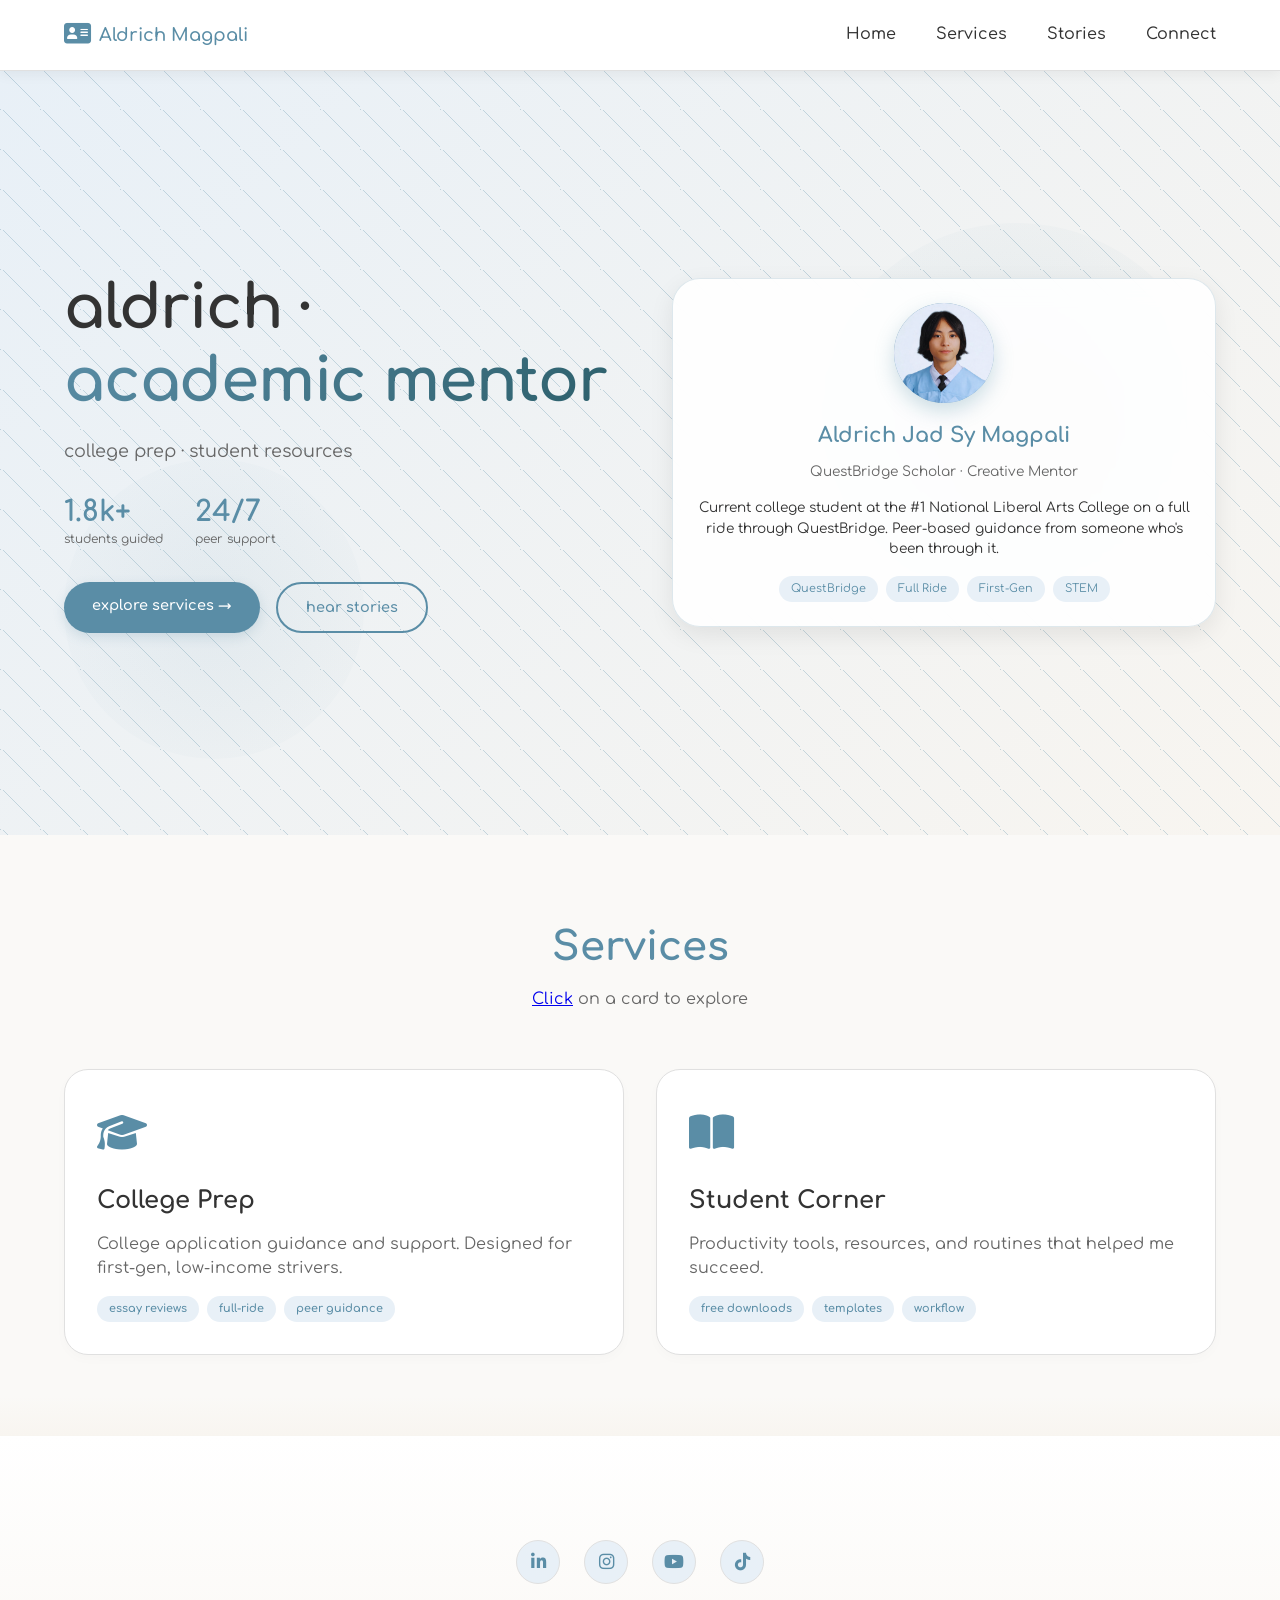
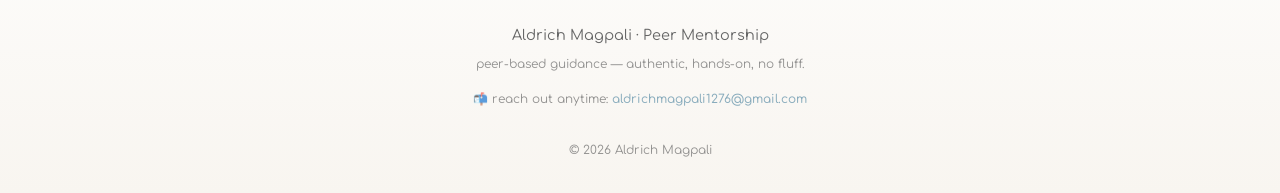
<file: index.html>
<!DOCTYPE html>
<html lang="en">
<head>
    <!-- Google tag (gtag.js) -->
<script async src="https://www.googletagmanager.com/gtag/js?id=G-1PS1X10VHP"></script>
<script>
  window.dataLayer = window.dataLayer || [];
  function gtag(){dataLayer.push(arguments);}
  gtag('js', new Date());

  gtag('config', 'G-1PS1X10VHP');
</script>
    <script type="application/ld+json">
    {
      "@context": "https://schema.org",
      "@type": "Organization",
      "name": "Aldrich Magpali",
      "url": "https://www.aldrichmagpali.com",
      "logo": "https://aldrichmagpali.com/images/favicons/web-app-manifest-512x512.png"
    }
    </script>
    <meta charset="UTF-8">
    <meta name="viewport" content="width=device-width, initial-scale=1.0, viewport-fit=cover">
    <title>Aldrich Magpali | Mentorship</title>
    <link rel="icon" type="image/png" href="/images/favicons/favicon-96x96.png" sizes="96x96" />
    <link rel="icon" type="image/svg+xml" href="/images/favicons/favicon.svg" />
    <link rel="shortcut icon" href="/images/favicons/favicon.ico" />
    <link rel="apple-touch-icon" sizes="180x180" href="/images/favicons/apple-touch-icon.png" />
    <meta name="apple-mobile-web-app-title" content="Aldrich" />
    <link rel="manifest" href="/images/favicons/site.webmanifest" />
    <link rel="preconnect" href="https://fonts.googleapis.com">
    <link rel="preconnect" href="https://fonts.gstatic.com" crossorigin>
    <link href="https://fonts.googleapis.com/css2?family=Comfortaa:wght@300;400;500;600;700;800&display=swap" rel="stylesheet">
    <link rel="stylesheet" href="https://cdnjs.cloudflare.com/ajax/libs/font-awesome/6.4.0/css/all.min.css">
    <style>
        /* ===== EXACT ORIGINAL HEADER CSS ===== */
        :root {
            --primary: #5a8da6;
            --primary-light: #7ba9c0;
            --primary-very-light: #e8f0f7;
            --secondary: #f8f5f0;
            --secondary-dark: #e8e2d5;
            --text: #333333;
            --text-light: #666666;
            --white: #ffffff;
            --off-white: #faf9f7;
            --border: #e0e0e0;
            --success: #4caf50;
            --error: #f44336;
            --space-xs: 0.5rem;
            --space-sm: 1rem;
            --space-md: 1.5rem;
            --space-lg: 2.5rem;
            --space-xl: 4rem;
            --font-xs: 0.875rem;
            --font-sm: 1rem;
            --font-md: 1.125rem;
            --font-lg: 1.5rem;
            --font-xl: 2rem;
            --radius: 8px;
            --radius-lg: 12px;
            --shadow: 0 4px 12px rgba(0, 0, 0, 0.05);
            --shadow-lg: 0 8px 24px rgba(0, 0, 0, 0.08);
            --transition: 0.2s ease;
        }

        * {
            margin: 0;
            padding: 0;
            box-sizing: border-box;
        }

        body {
            font-family: 'Comfortaa', sans-serif;
            line-height: 1.6;
            color: var(--text);
            background-color: var(--off-white);
            padding-top: 70px;
            overflow-x: hidden;
        }

        .container {
            width: 100%;
            max-width: 1200px;
            margin: 0 auto;
            padding: 0 var(--space-md);
        }

        /* ===== EXACT ORIGINAL HEADER STYLES ===== */
        .header {
            position: fixed;
            top: 0;
            left: 0;
            right: 0;
            background-color: var(--white);
            box-shadow: var(--shadow);
            border-bottom: 1px solid var(--border);
            z-index: 1000;
            padding: 1rem 0;
        }

        .header-content {
            display: flex;
            justify-content: space-between;
            align-items: center;
        }

        .logo {
            display: flex;
            align-items: center;
            gap: var(--space-xs);
            font-weight: 600;
            color: var(--primary);
            font-size: var(--font-md);
            text-decoration: none;
        }

        .logo-icon {
            font-size: 1.5rem;
        }

        .logo-text {
            display: inline;
        }

        .menu-toggle {
            display: flex;
            flex-direction: column;
            justify-content: space-between;
            width: 30px;
            height: 24px;
            background: none;
            border: none;
            cursor: pointer;
            padding: 0;
            z-index: 1001;
            transition: transform 0.2s ease;
        }

        .menu-toggle:hover {
            transform: scale(1.1);
        }

        .menu-toggle-line {
            display: block;
            width: 100%;
            height: 3px;
            background-color: var(--primary);
            border-radius: 2px;
            transition: all 0.2s ease;
            transform-origin: center;
        }

        .menu-toggle.active .menu-toggle-line:nth-child(1) {
            transform: translateY(10px) rotate(45deg);
        }

        .menu-toggle.active .menu-toggle-line:nth-child(2) {
            opacity: 0;
            transform: scaleX(0);
        }

        .menu-toggle.active .menu-toggle-line:nth-child(3) {
            transform: translateY(-10px) rotate(-45deg);
        }

        .nav {
            display: none;
            opacity: 0;
            transform: translateY(-20px);
            transition: all 0.2s ease;
        }

        .nav.active {
            display: block;
            opacity: 1;
            transform: translateY(0);
            animation: slideDown 0.25s ease-out;
        }

        @keyframes slideDown {
            0% {
                opacity: 0;
                transform: translateY(-20px);
            }
            100% {
                opacity: 1;
                transform: translateY(0);
            }
        }

        @media (min-width: 768px) {
            .menu-toggle {
                display: none;
            }
            
            .nav {
                display: block;
                opacity: 1;
                transform: translateY(0);
            }
            
            .nav-list {
                display: flex;
                gap: var(--space-lg);
                list-style: none;
            }
            
            .nav-link {
                color: var(--text);
                font-weight: 500;
                font-size: var(--font-sm);
                padding: var(--space-xs) 0;
                position: relative;
                text-decoration: none;
                transition: color 0.2s ease;
            }
            
            .nav-link::after {
                content: '';
                position: absolute;
                bottom: 0;
                left: 0;
                width: 0;
                height: 2px;
                background-color: var(--primary);
                transition: width 0.2s ease;
            }
            
            .nav-link:hover::after {
                width: 100%;
            }
            
            .nav-link:hover {
                color: var(--primary);
            }
        }

        @media (max-width: 767px) {
            .nav.active {
                position: fixed;
                top: 70px;
                left: 0;
                right: 0;
                background-color: var(--white);
                padding: var(--space-md);
                box-shadow: var(--shadow-lg);
                border-top: 1px solid var(--border);
                z-index: 999;
            }
            
            .nav-list {
                display: flex;
                flex-direction: column;
                gap: var(--space-md);
                list-style: none;
            }
            
            .nav-link {
                display: block;
                padding: var(--space-sm);
                color: var(--text);
                font-weight: 500;
                font-size: var(--font-md);
                border-radius: var(--radius);
                transition: all 0.15s ease;
                opacity: 0;
                transform: translateX(-20px);
                text-decoration: none;
            }
            
            .nav.active .nav-link {
                opacity: 1;
                transform: translateX(0);
            }
            
            .nav.active .nav-link:nth-child(1) { transition-delay: 0.05s; }
            .nav.active .nav-link:nth-child(2) { transition-delay: 0.1s; }
            .nav.active .nav-link:nth-child(3) { transition-delay: 0.15s; }
            
            .nav-link:hover {
                background-color: var(--secondary);
                transform: translateX(5px);
            }
        }

        /* ===== HERO WITH PERSONAL FEATURE ===== */
        .hero {
            min-height: 85vh;
            display: flex;
            align-items: center;
            position: relative;
            background: linear-gradient(135deg, var(--primary-very-light) 0%, var(--secondary) 100%);
            overflow: hidden;
        }

        .hero-bg-pattern {
            position: absolute;
            top: 0;
            left: 0;
            width: 100%;
            height: 100%;
            opacity: 0.3;
            pointer-events: none;
        }

        .hero-bg-pattern::before {
            content: '';
            position: absolute;
            top: 0;
            left: 0;
            width: 100%;
            height: 100%;
            background-image: 
                repeating-linear-gradient(45deg, var(--primary) 0px, var(--primary) 1px, transparent 1px, transparent 30px);
            background-size: 40px 40px;
        }

        .hero-orb {
            position: absolute;
            top: 20%;
            right: 5%;
            width: 400px;
            height: 400px;
            background: radial-gradient(circle, rgba(90,141,166,0.1), transparent);
            border-radius: 50%;
            pointer-events: none;
        }

        .hero-orb-2 {
            bottom: 10%;
            left: 5%;
            width: 300px;
            height: 300px;
            background: radial-gradient(circle, rgba(90,141,166,0.08), transparent);
            position: absolute;
            border-radius: 50%;
            pointer-events: none;
        }

        .hero-grid {
            display: grid;
            grid-template-columns: 1fr 1fr;
            gap: 4rem;
            align-items: center;
            position: relative;
            z-index: 5;
            width: 100%;
        }

        .hero-title {
            font-size: clamp(2.2rem, 5vw, 3.8rem);
            font-weight: 800;
            line-height: 1.2;
            letter-spacing: -0.02em;
            color: var(--text);
            margin-bottom: 1.2rem;
        }

        .hero-title .gradient-text {
            background: linear-gradient(135deg, var(--primary), #2c5f6b);
            background-clip: text;
            -webkit-background-clip: text;
            color: transparent;
        }

        .hero-subtitle {
            font-size: 1.1rem;
            color: var(--text-light);
            margin-bottom: 2rem;
            line-height: 1.6;
        }

        .hero-stats {
            display: flex;
            gap: 2rem;
            margin: 2rem 0;
        }

        .stat-item {
            text-align: left;
        }

        .stat-number {
            font-size: 1.8rem;
            font-weight: 800;
            color: var(--primary);
            line-height: 1;
        }

        .stat-label {
            font-size: 0.75rem;
            color: var(--text-light);
            margin-top: 0.25rem;
        }

        .btn-group {
            display: flex;
            gap: 1rem;
            flex-wrap: wrap;
            margin-top: 1rem;
        }

        .btn {
            padding: 12px 28px;
            border-radius: 100px;
            font-weight: 600;
            transition: all 0.2s ease;
            cursor: pointer;
            border: none;
            font-family: 'Comfortaa', sans-serif;
            font-size: 0.9rem;
            text-decoration: none;
            display: inline-block;
        }

        .btn-primary {
            background: var(--primary);
            color: white;
            box-shadow: 0 4px 12px rgba(90, 141, 166, 0.2);
        }

        .btn-primary:hover {
            transform: translateY(-2px);
            background: var(--primary-light);
        }

        .btn-outline {
            background: transparent;
            border: 2px solid var(--primary);
            color: var(--primary);
        }

        .btn-outline:hover {
            background: var(--primary);
            color: white;
            transform: translateY(-2px);
        }

        .personal-card {
            background: rgba(255, 255, 255, 0.9);
            backdrop-filter: blur(12px);
            border-radius: 28px;
            padding: 1.5rem;
            text-align: center;
            box-shadow: var(--shadow-lg);
            border: 1px solid rgba(90,141,166,0.2);
            transition: transform 0.2s ease;
        }

        .personal-card:hover {
            transform: translateY(-5px);
        }

        .personal-avatar {
            width: 100px;
            height: 100px;
            background: linear-gradient(135deg, var(--primary), var(--primary-light));
            border-radius: 50%;
            display: flex;
            align-items: center;
            justify-content: center;
            margin: 0 auto 1rem;
            font-size: 2.5rem;
            color: white;
            box-shadow: 0 8px 20px rgba(90,141,166,0.3);
        }

        .personal-card h3 {
            font-size: 1.3rem;
            margin-bottom: 0.5rem;
            color: var(--primary);
        }

        .personal-card .title {
            font-size: 0.85rem;
            color: var(--text-light);
            margin-bottom: 1rem;
        }

        .personal-card .bio {
            font-size: 0.85rem;
            color: var(--text);
            line-height: 1.5;
        }

        .personal-tags {
            display: flex;
            flex-wrap: wrap;
            gap: 0.5rem;
            justify-content: center;
            margin-top: 1rem;
        }

        .personal-tag {
            background: var(--primary-very-light);
            padding: 4px 12px;
            border-radius: 20px;
            font-size: 0.7rem;
            color: var(--primary);
        }

        /* Mobile-specific hero padding to prevent title from touching nav */
        @media (max-width: 768px) {
            .hero {
                padding-top: 2rem;
            }
            
            .hero-grid {
                grid-template-columns: 1fr;
                gap: 2rem;
                text-align: center;
            }
            
            .hero-left {
                margin-top: 1rem;
            }
            
            .hero-stats {
                justify-content: center;
            }
            
            .stat-item {
                text-align: center;
            }
            
            .btn-group {
                justify-content: center;
            }
            
            .personal-card {
                max-width: 350px;
                margin: 0 auto 2rem auto;
            }
            
            .hero-right {
                margin-bottom: 0;
            }
        }

        /* Hub Section - Cards are now anchor tags */
        .hub-section {
            padding: 5rem 0;
            background: var(--off-white);
        }

        .section-header {
            text-align: center;
            margin-bottom: 3.5rem;
        }

        .section-header h2 {
            font-size: 2.5rem;
            font-weight: 700;
            color: var(--primary);
            margin-bottom: 0.5rem;
        }

        .section-header p {
            color: var(--text-light);
        }

        .hub-grid {
            display: grid;
            grid-template-columns: repeat(auto-fit, minmax(320px, 1fr));
            gap: 2rem;
        }

        /* Anchor tag styling - preserves card appearance */
        .hub-card {
            background: var(--white);
            border-radius: 24px;
            padding: 2rem;
            transition: all 0.25s ease;
            border: 1px solid var(--border);
            cursor: pointer;
            text-decoration: none;
            color: inherit;
            display: block;
            box-shadow: 0 4px 12px rgba(0, 0, 0, 0.02);
        }

        .hub-card:hover {
            transform: translateY(-6px);
            border-color: var(--primary-light);
            box-shadow: 0 20px 35px -12px rgba(90, 141, 166, 0.2);
        }

        .card-icon {
            font-size: 2.5rem;
            margin-bottom: 1rem;
            color: var(--primary);
        }

        .hub-card h3 {
            font-size: 1.5rem;
            margin-bottom: 0.75rem;
            color: var(--text);
        }

        .hub-card p {
            color: var(--text-light);
            line-height: 1.5;
            margin-bottom: 1rem;
        }

        .tag-group {
            display: flex;
            flex-wrap: wrap;
            gap: 8px;
            margin-top: 1rem;
        }

        .tag {
            background: var(--primary-very-light);
            padding: 4px 12px;
            border-radius: 20px;
            font-size: 0.7rem;
            font-weight: 600;
            color: var(--primary);
        }

        /* Testimonials Section */
        .testimonials-section {
            padding: 5rem 0;
            background: linear-gradient(135deg, var(--white) 0%, var(--secondary) 100%);
        }

        .testimonials-grid {
            display: grid;
            grid-template-columns: repeat(auto-fit, minmax(320px, 1fr));
            gap: 2rem;
            margin-top: 2rem;
        }

        .testimonial-card {
            background: var(--white);
            border-radius: 24px;
            padding: 2rem;
            transition: all 0.3s ease;
            border: 1px solid var(--border);
            box-shadow: var(--shadow);
            position: relative;
        }

        .testimonial-card:hover {
            transform: translateY(-6px);
            box-shadow: var(--shadow-lg);
            border-color: var(--primary-light);
        }

        .quote-icon {
            font-size: 2rem;
            color: var(--primary-light);
            opacity: 0.3;
            margin-bottom: 1rem;
        }

        .testimonial-text {
            font-size: 1rem;
            line-height: 1.6;
            color: var(--text);
            margin-bottom: 1.5rem;
            font-style: italic;
        }

        .testimonial-author {
            display: flex;
            align-items: center;
            gap: 1rem;
            border-top: 1px solid var(--border);
            padding-top: 1rem;
        }

        .author-avatar {
            width: 50px;
            height: 50px;
            background: linear-gradient(135deg, var(--primary-very-light), var(--secondary-dark));
            border-radius: 50%;
            display: flex;
            align-items: center;
            justify-content: center;
            font-size: 1.2rem;
            color: var(--primary);
        }

        .author-info h4 {
            font-size: 1rem;
            margin-bottom: 0.25rem;
            color: var(--text);
        }

        .author-info p {
            font-size: 0.75rem;
            color: var(--text-light);
            margin: 0;
        }

        .testimonial-service {
            display: inline-block;
            padding: 4px 12px;
            background: var(--primary-very-light);
            border-radius: 20px;
            font-size: 0.7rem;
            font-weight: 600;
            color: var(--primary);
            margin-bottom: 1rem;
        }

        @media (max-width: 768px) {
            .testimonials-grid {
                grid-template-columns: 1fr;
            }
        }

        /* Footer */
        .footer {
            background: linear-gradient(180deg, var(--white) 0%, var(--secondary) 100%);
            border-top: 1px solid var(--border);
            padding: 4rem 0 2rem;
            position: relative;
            margin-top: 0;
        }

        .footer::before {
            content: '';
            position: absolute;
            top: -40px;
            left: 0;
            right: 0;
            height: 40px;
            background: linear-gradient(180deg, transparent, var(--secondary));
            pointer-events: none;
        }

        .footer-content {
            text-align: center;
        }

        .social-links {
            display: flex;
            justify-content: center;
            gap: var(--space-md);
            margin: var(--space-lg) 0;
            flex-wrap: wrap;
        }

        .social-link {
            display: flex;
            align-items: center;
            justify-content: center;
            width: 44px;
            height: 44px;
            background-color: var(--primary-very-light);
            border-radius: 50%;
            color: var(--primary);
            font-size: 1.25rem;
            transition: all 0.2s ease;
            border: 1px solid var(--border);
            text-decoration: none;
        }

        .social-link i {
            font-size: 1.1rem;
        }

        .social-link:hover:nth-child(1) { background-color: #0077b5; border-color: #0077b5; color: white; transform: translateY(-3px) scale(1.1); }
        .social-link:hover:nth-child(2) { background-color: #e4405f; border-color: #e4405f; color: white; transform: translateY(-3px) scale(1.1); }
        .social-link:hover:nth-child(3) { background-color: #ff0000; border-color: #ff0000; color: white; transform: translateY(-3px) scale(1.1); }
        .social-link:hover:nth-child(4) { background-color: #000000; border-color: #000000; color: white; transform: translateY(-3px) scale(1.1); }

        .footer-text {
            color: var(--text-light);
            font-size: 0.9rem;
            margin-bottom: 0.5rem;
        }

        .footer-small {
            font-size: 0.75rem;
            color: var(--text-light);
            opacity: 0.7;
        }

        .footer-email {
            margin-top: 1rem;
        }

        .footer-email a {
            color: var(--primary);
            text-decoration: none;
            font-weight: 500;
        }

        .footer-email a:hover {
            text-decoration: underline;
        }

        @media (max-width: 768px) {
            .container {
                padding: 0 20px;
            }
        }
    </style>
</head>
<body>

<!-- EXACT ORIGINAL HEADER STRUCTURE -->
<header class="header">
    <div class="container">
        <div class="header-content">
            <a href="#" class="logo">
                <span class="logo-icon"><i class="fa-solid fa-address-card"></i></span>
                <span class="logo-text">Aldrich Magpali</span>
            </a>
            <button class="menu-toggle" aria-label="Toggle menu">
                <span class="menu-toggle-line"></span>
                <span class="menu-toggle-line"></span>
                <span class="menu-toggle-line"></span>
            </button>
            <nav class="nav">
                <ul class="nav-list">
                    <li><a href="#home" class="nav-link">Home</a></li>
                    <li><a href="#hub" class="nav-link">Services</a></li>
                    <li><a href="#testimonials" class="nav-link">Stories</a></li>
                    <li><a href="#contact" class="nav-link">Connect</a></li>
                </ul>
            </nav>
        </div>
    </div>
</header>

<main>
    <!-- Hero with Personal Feature -->
    <section class="hero" id="home">
        <div class="hero-bg-pattern"></div>
        <div class="hero-orb"></div>
        <div class="hero-orb-2"></div>
        
        <div class="container">
            <div class="hero-grid">
                <div class="hero-left">
                    <h1 class="hero-title">
                        aldrich ·<br><span class="gradient-text">academic mentor</span>
                    </h1>
                    <p class="hero-subtitle">
                        college prep · student resources
                    </p>
                    <div class="hero-stats">
                        <div class="stat-item">
                            <div class="stat-number">1.8k+</div>
                            <div class="stat-label">students guided</div>
                        </div>
                        <!-- <div class="stat-item">
                            <div class="stat-number">2</div>
                            <div class="stat-label">service areas</div>
                        </div> -->
                        <div class="stat-item">
                            <div class="stat-number">24/7</div>
                            <div class="stat-label">peer support</div>
                        </div>
                    </div>
                    <div class="btn-group">
                        <a href="#hub" class="btn btn-primary">explore services →</a>
                        <a href="#testimonials" class="btn btn-outline">hear stories</a>
                    </div>
                </div>
                <div class="hero-right">
                    <div class="personal-card">
                        <div class="personal-avatar">
                            <img src="images/headshot.jpg" alt="Aldrich's Avatar" style="width: 100%; height: 100%; border-radius: 50%;">
                        </div>
                        <h3>Aldrich Jad Sy Magpali</h3>
                        <div class="title">QuestBridge Scholar · Creative Mentor</div>
                        <div class="bio">
                            Current college student at the #1 National Liberal Arts College on a full ride through QuestBridge. Peer-based guidance from someone who's been through it.
                        </div>
                        <div class="personal-tags">
                            <span class="personal-tag">QuestBridge</span>
                            <span class="personal-tag">Full Ride</span>
                            <span class="personal-tag">First-Gen</span>
                            <span class="personal-tag">STEM</span>
                        </div>
                    </div>
                </div>
            </div>
        </div>
    </section>

    <!-- Services Hub Section - Using Anchor Tags for Proper Navigation -->
    <section class="hub-section" id="hub">
        <div class="container">
            <div class="section-header">
                <h2>Services</h2>
                <p><a href="/subpages/instagram.html">Click</a> on a card to explore</p>
            </div>
            <div class="hub-grid">
                <a href="college-prep/college-prep.html" class="hub-card">
                    <div class="card-icon"><i class="fa-solid fa-graduation-cap"></i></div>
                    <h3>College Prep</h3>
                    <p>College application guidance and support. Designed for first-gen, low-income strivers.</p>
                    <div class="tag-group"><span class="tag">essay reviews</span><span class="tag">full-ride</span><span class="tag">peer guidance</span></div>
                </a>

                <a href="student-corner.html" class="hub-card">
                    <div class="card-icon"><i class="fa-solid fa-book-open"></i></div>
                    <h3>Student Corner</h3>
                    <p>Productivity tools, resources, and routines that helped me succeed.</p>
                    <div class="tag-group"><span class="tag">free downloads</span><span class="tag">templates</span><span class="tag">workflow</span></div>
                </a>

                <!-- <a href="music-lab.html" class="hub-card">
                    <div class="card-icon"><i class="fa-solid fa-headphones"></i></div>
                    <h3>music lab</h3>
                    <p>Beat making, vocal mixing, production feedback, and sonic branding — from demo to polished.</p>
                    <div class="tag-group"><span class="tag">production</span><span class="tag">mixing</span><span class="tag">consultation</span></div>
                </a> -->

                <!-- <a href="watchmaking.html" class="hub-card">
                    <div class="card-icon"><i class="fa-regular fa-clock"></i></div>
                    <h3>watchmaking workshop</h3>
                    <p>Repair, restoration, movement servicing, modding guides & horology deep dives for enthusiasts.</p>
                    <div class="tag-group"><span class="tag">repair</span><span class="tag">modding</span><span class="tag">restoration</span></div>
                </a> -->

                <!-- <a href="creative-studio.html" class="hub-card">
                    <div class="card-icon"><i class="fa-regular fa-pen-to-square"></i></div>
                    <h3>creative studio</h3>
                    <p>Visual identity, portfolio reviews, storytelling & creative direction for artists & side projects.</p>
                    <div class="tag-group"><span class="tag">branding</span><span class="tag">design</span><span class="tag">strategy</span></div>
                </a> -->

                <!-- <a href="tech-snippets.html" class="hub-card">
                    <div class="card-icon"><i class="fa-solid fa-microchip"></i></div>
                    <h3>tech snippets</h3>
                    <p>Automation scripts, no-code tools, web tweaks & dev help for students & makers.</p>
                    <div class="tag-group"><span class="tag">automation</span><span class="tag">web tools</span><span class="tag">no-code</span></div>
                </a> -->
            </div>
        </div>
    </section>

    <!-- Testimonials Section -->
    <!-- <section class="testimonials-section" id="testimonials">
        <div class="container">
            <div class="section-header">
                <h2>Testimonials</h2>
                <p>real voices from people I've had the privilege to work with</p>
            </div>
            <div class="testimonials-grid">
                <div class="testimonial-card">
                    <div class="quote-icon">“</div>
                    <span class="testimonial-service">College Mentorship</span>
                    <p class="testimonial-text">
                        "Aldrich helped me find my authentic voice in my personal statement. His feedback was honest, detailed, and he genuinely cared about my story. I got into my dream school through QuestBridge!"
                    </p>
                    <div class="testimonial-author">
                        <div class="author-avatar">
                            <i class="fa-regular fa-user"></i>
                        </div>
                        <div class="author-info">
                            <h4>Sarah M.</h4>
                            <p>QuestBridge Match '25 · First-Gen Student</p>
                        </div>
                    </div>
                </div>
                <div class="testimonial-card">
                    <div class="quote-icon">“</div>
                    <span class="testimonial-service">Music Production</span>
                    <p class="testimonial-text">
                        "Working with Aldrich on my first EP was a game-changer. He understood my vision and helped me achieve a sound I didn't think was possible. His ear for detail is incredible!"
                    </p>
                    <div class="testimonial-author">
                        <div class="author-avatar">
                            <i class="fa-regular fa-user"></i>
                        </div>
                        <div class="author-info">
                            <h4>Marcus T.</h4>
                            <p>Independent Artist</p>
                        </div>
                    </div>
                </div>
                <div class="testimonial-card">
                    <div class="quote-icon">“</div>
                    <span class="testimonial-service">Watchmaking Workshop</span>
                    <p class="testimonial-text">
                        "I had no idea where to start with watch repair. Aldrich walked me through my first mod project step by step. Now I'm hooked and have restored three vintage watches!"
                    </p>
                    <div class="testimonial-author">
                        <div class="author-avatar">
                            <i class="fa-regular fa-user"></i>
                        </div>
                        <div class="author-info">
                            <h4>James L.</h4>
                            <p>Horology Enthusiast</p>
                        </div>
                    </div>
                </div>
            </div>
        </div>
    </section> -->
</main>

<!-- Footer -->
<footer class="footer" id="contact">
    <div class="container">
        <div class="footer-content">
            <div class="social-links">
                <a href="https://www.linkedin.com/in/aldrich-magpali/" class="social-link" target="_blank" rel="noopener noreferrer" title="LinkedIn"><i class="fab fa-linkedin-in"></i></a>
                <a href="https://www.instagram.com/ajsm1276/" class="social-link" target="_blank" rel="noopener noreferrer" title="Instagram"><i class="fab fa-instagram"></i></a>
                <a href="https://www.youtube.com/@AJSM1276" class="social-link" target="_blank" rel="noopener noreferrer" title="YouTube"><i class="fab fa-youtube"></i></a>
                <a href="https://www.tiktok.com/@ajsm3" class="social-link" target="_blank" rel="noopener noreferrer" title="TikTok"><i class="fab fa-tiktok"></i></a>
            </div>
            <p class="footer-text">Aldrich Magpali · Peer Mentorship</p>
            <p class="footer-small">peer-based guidance — authentic, hands-on, no fluff.</p>
            <div class="footer-email">
                <p class="footer-small">📬 reach out anytime: <a href="mailto:aldrichmagpali1276@gmail.com">aldrichmagpali1276@gmail.com</a></p>
            </div>
            <p class="footer-small" style="margin-top: 2rem;">© 2026 Aldrich Magpali</p>
        </div>
    </div>
</footer>

<script>
    (function() {
        // EXACT ORIGINAL MENU TOGGLE FUNCTIONALITY
        const menuToggle = document.querySelector('.menu-toggle');
        const nav = document.querySelector('.nav');
        
        if (menuToggle && nav) {
            menuToggle.addEventListener('click', function(e) {
                e.stopPropagation();
                this.classList.toggle('active');
                nav.classList.toggle('active');
            });
            
            const navLinks = document.querySelectorAll('.nav-link');
            navLinks.forEach(link => {
                link.addEventListener('click', () => {
                    menuToggle.classList.remove('active');
                    nav.classList.remove('active');
                });
            });
        }
        
        // Smooth scroll for anchor links
        document.querySelectorAll('a[href^="#"]').forEach(anchor => {
            anchor.addEventListener('click', function(e) {
                const targetId = this.getAttribute('href');
                if (targetId === '#') return;
                const target = document.querySelector(targetId);
                if (target) {
                    e.preventDefault();
                    target.scrollIntoView({ behavior: 'smooth', block: 'start' });
                    if (window.innerWidth <= 767 && nav.classList.contains('active')) {
                        menuToggle.classList.remove('active');
                        nav.classList.remove('active');
                    }
                }
            });
        });
    })();
</script>
</body>
</html>
</file>
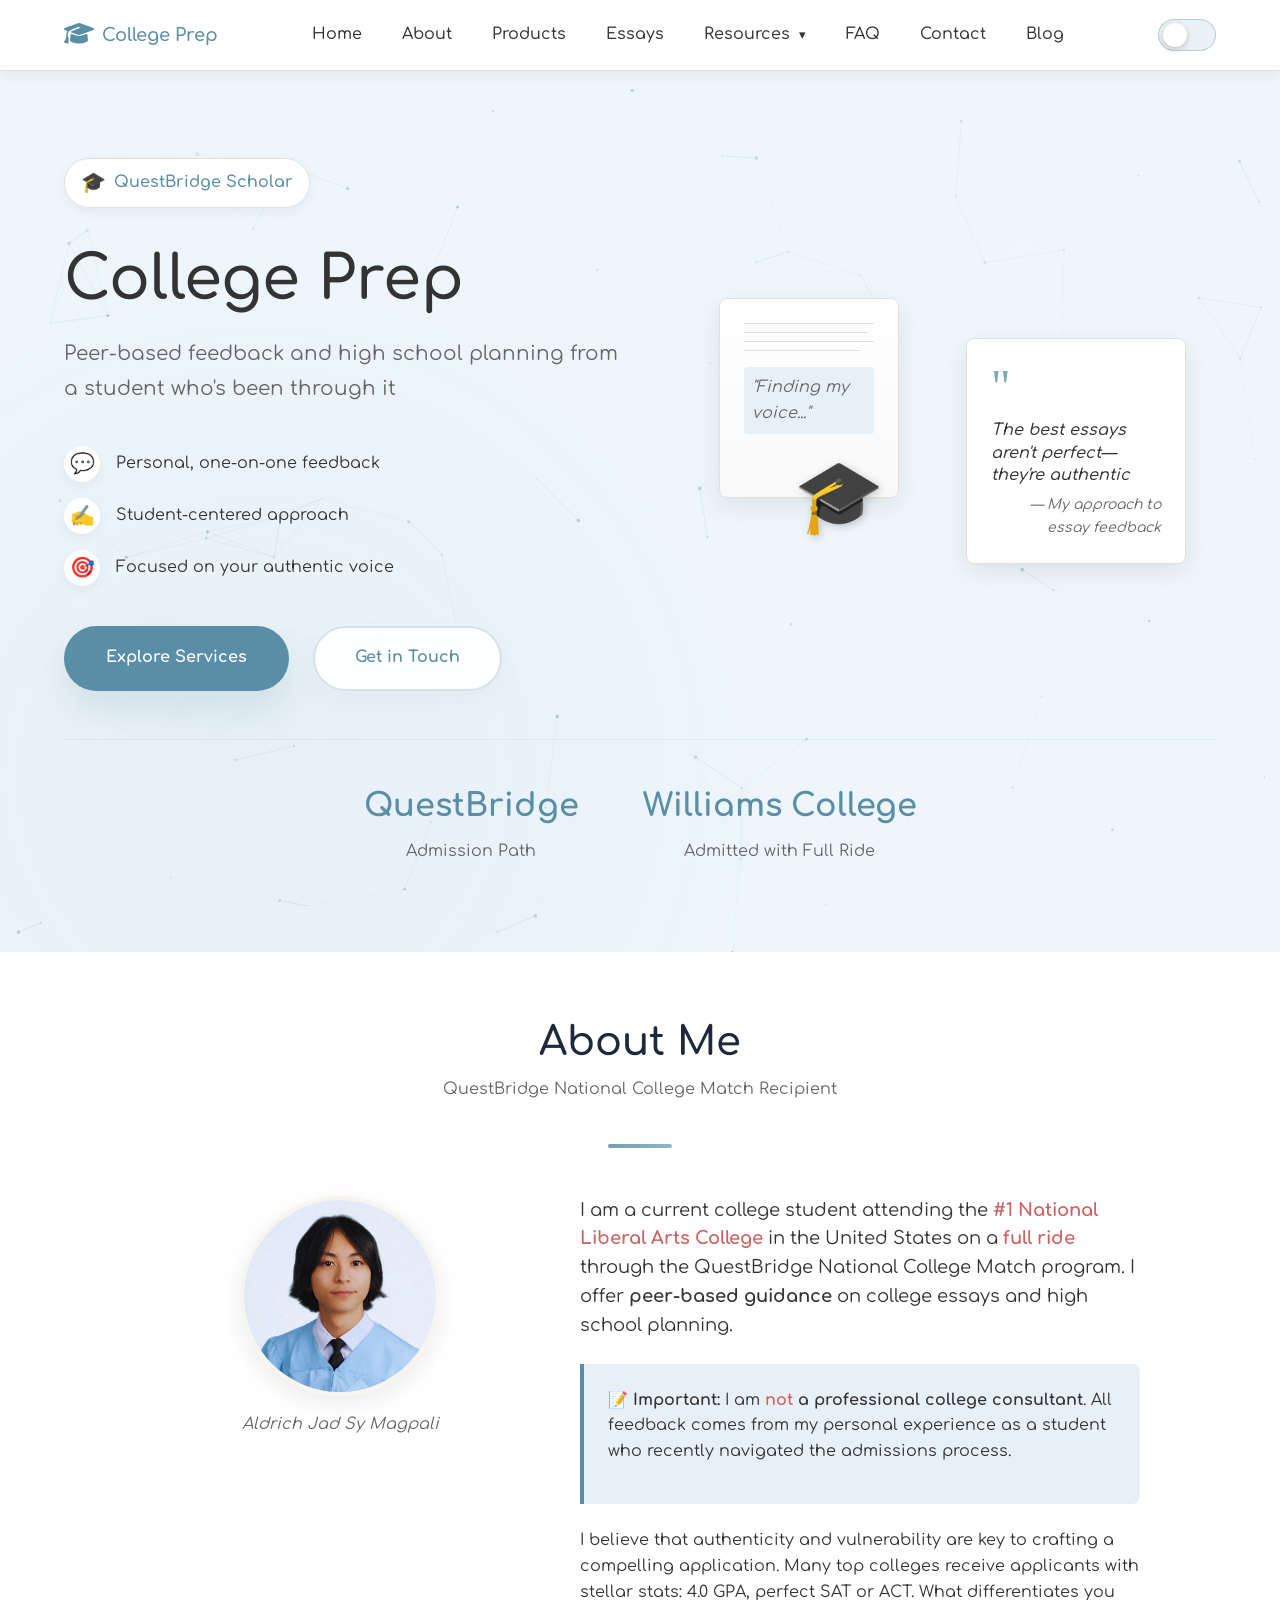
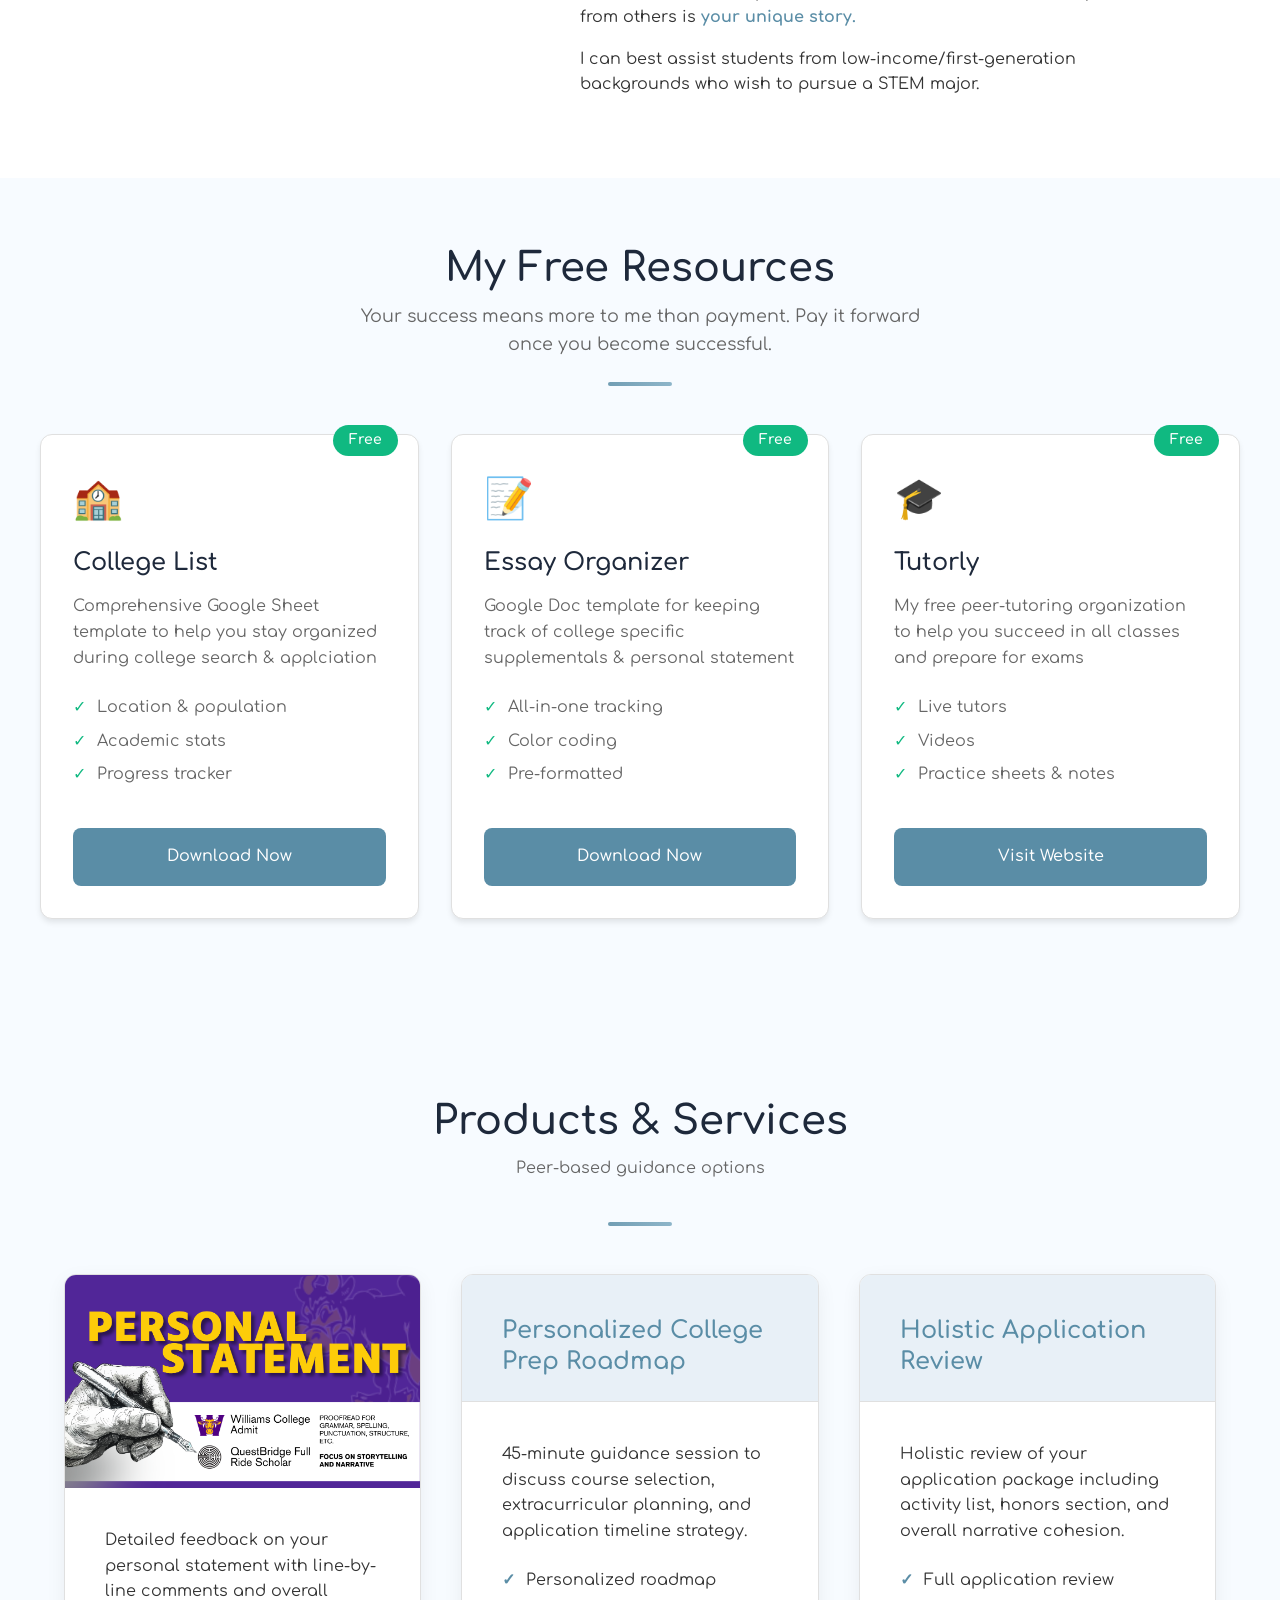
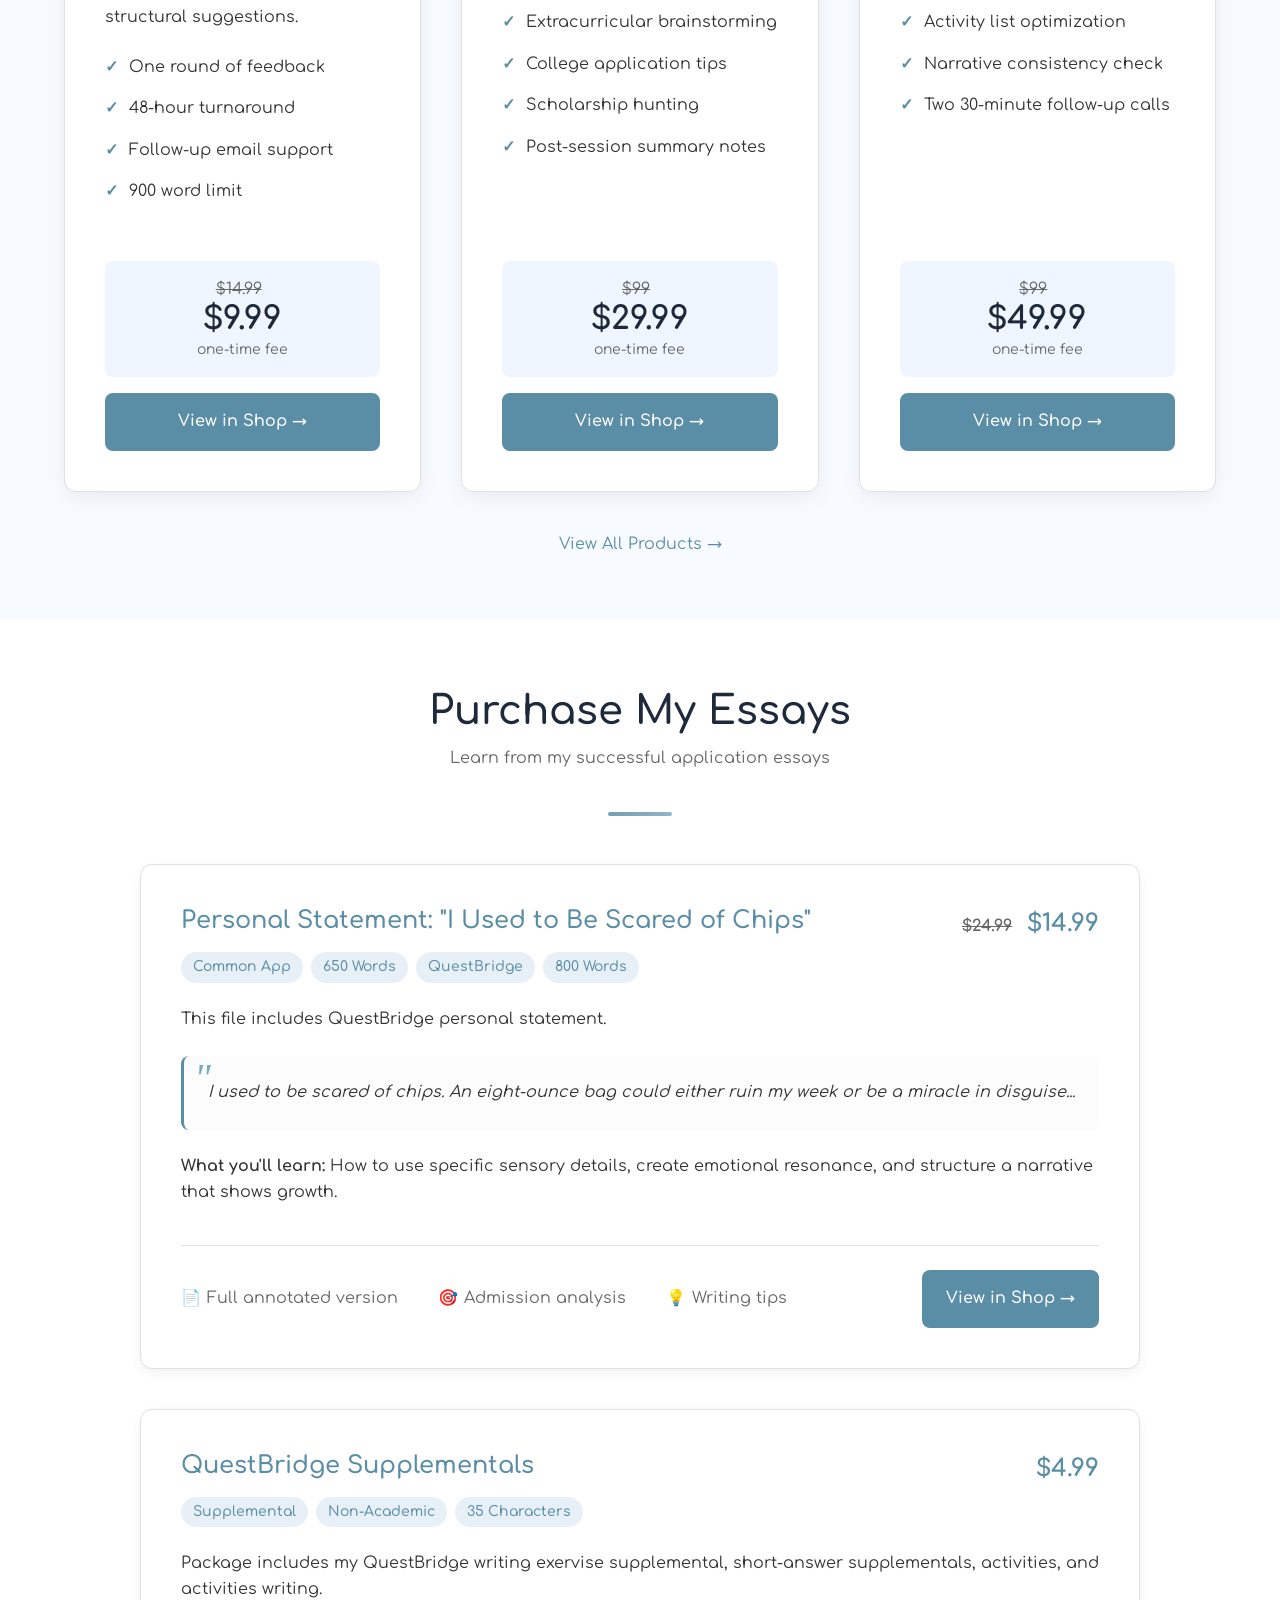
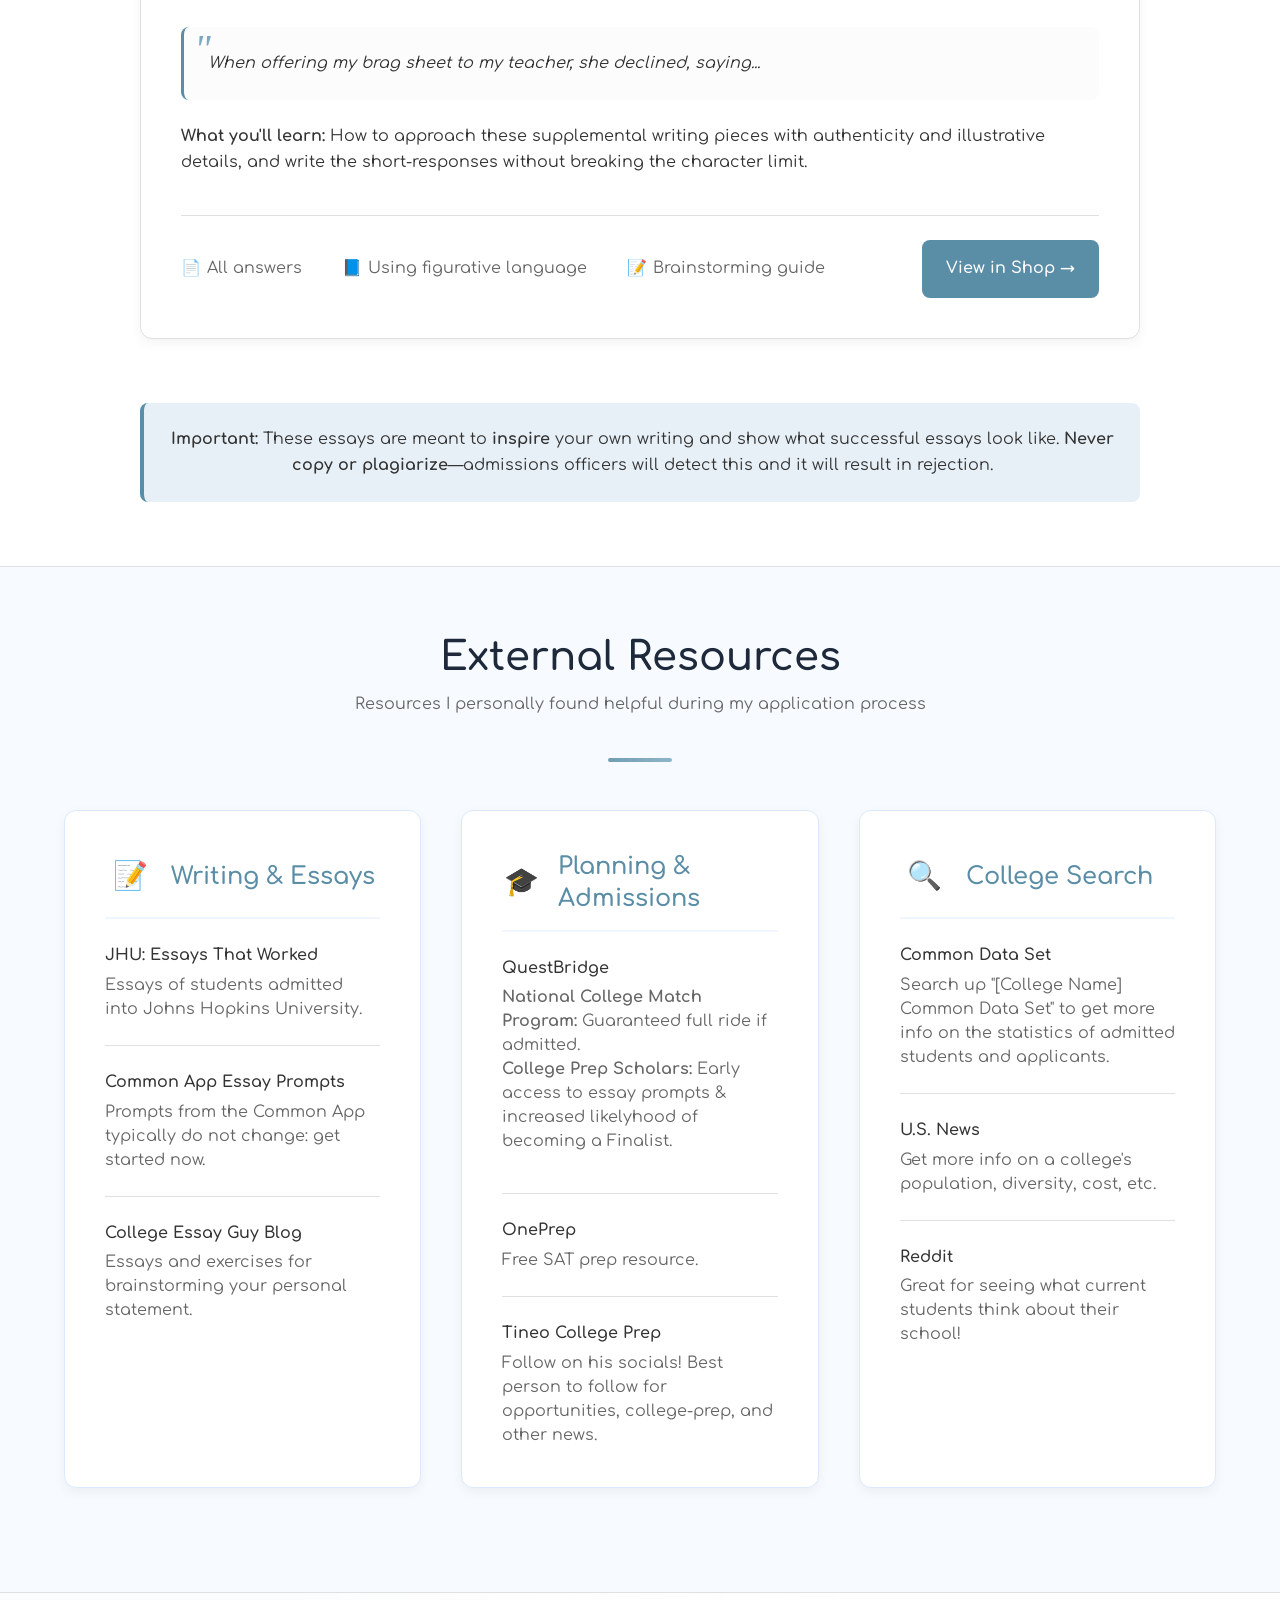
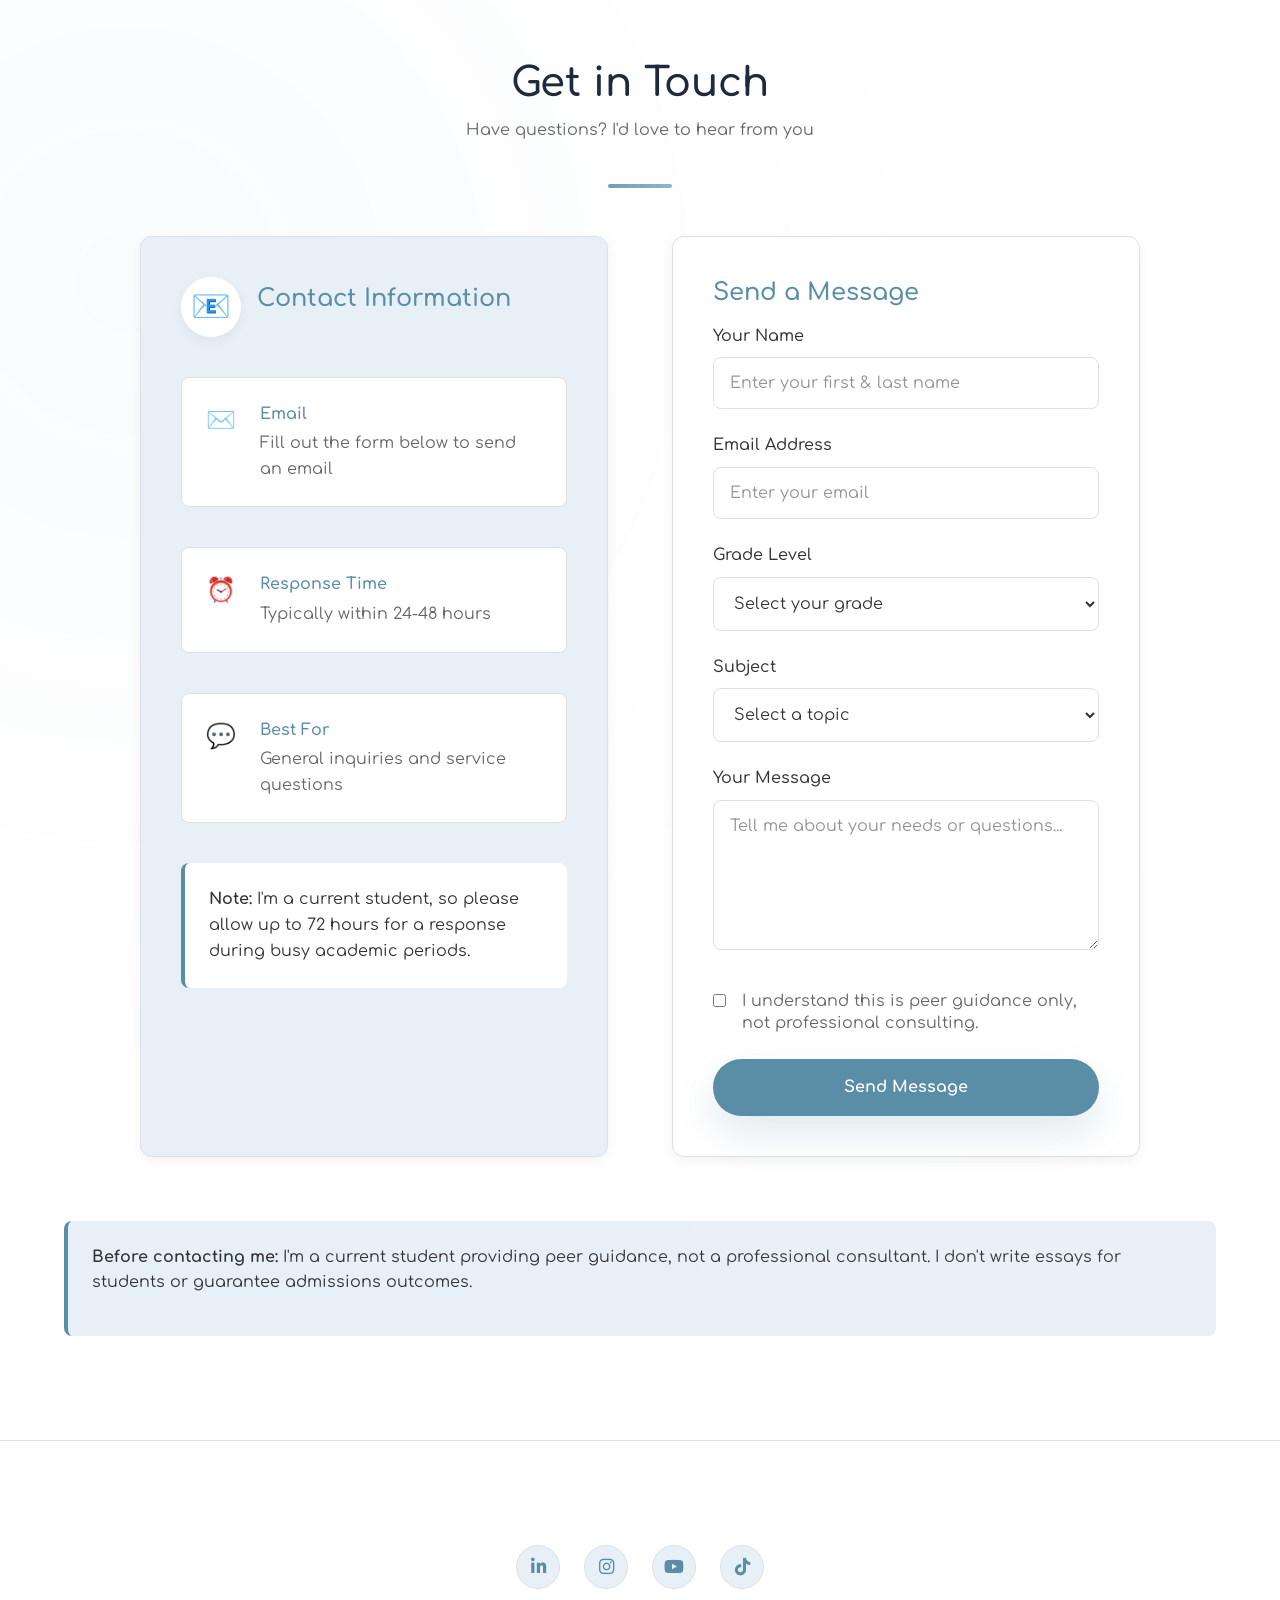
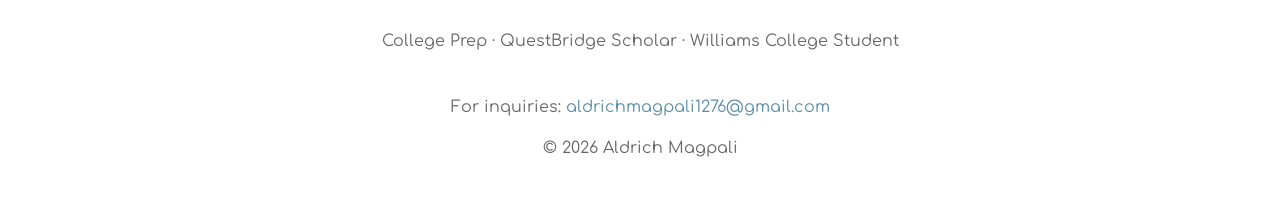
<file: college-prep/college-prep.html>
<!DOCTYPE html>
<html lang="en">
<head>
    <!-- Google tag (gtag.js) -->
<script async src="https://www.googletagmanager.com/gtag/js?id=G-1PS1X10VHP"></script>
<script>
  window.dataLayer = window.dataLayer || [];
  function gtag(){dataLayer.push(arguments);}
  gtag('js', new Date());

  gtag('config', 'G-1PS1X10VHP');
</script>
    <meta charset="UTF-8">
    <meta name="viewport" content="width=device-width, initial-scale=1.0">
    <!-- Meta Description (shows in Google results) -->
    <meta name="description" content="QuestBridge scholar offering peer-based college prep guidance, essay feedback, and free resources for FGLI students.">

    <!-- Author -->
    <meta name="author" content="Aldrich Jad Sy Magpali">

    <!-- Keywords (less important now but doesn't hurt) --> 
    <meta name="keywords" content="QuestBridge, college prep, essay help, FGLI, college admissions, peer mentoring">
    <meta property="og:title" content="College Prep | QuestBridge Mentor">
    <meta property="og:description" content="Peer-based college guidance from a QuestBridge Scholar at Williams College">
    <meta property="og:image" content="/images/favicon.png">
    <meta property="og:type" content="website">
    <title>College Prep | QuestBridge Mentor</title>
    <link rel="preconnect" href="https://fonts.googleapis.com">
    <link rel="preconnect" href="https://fonts.gstatic.com" crossorigin>
    <link href="https://fonts.googleapis.com/css2?family=Comfortaa:wght@300;400;500;600;700&display=swap" rel="stylesheet">
    <link rel="icon" type="image/png" href="/images/favicons/favicon-96x96.png" sizes="96x96" />
    <link rel="icon" type="image/svg+xml" href="/images/favicons/favicon.svg" />
    <link rel="shortcut icon" href="/images/favicons/favicon.ico" />
    <link rel="apple-touch-icon" sizes="180x180" href="/images/favicons/apple-touch-icon.png" />
    <meta name="apple-mobile-web-app-title" content="Aldrich" />
    <link rel="manifest" href="/images/favicons/site.webmanifest" />
    <link rel="stylesheet" href="/college-prep/college-prep.css">
    <!-- Add Font Awesome CDN -->
<link rel="stylesheet" href="https://cdnjs.cloudflare.com/ajax/libs/font-awesome/6.4.0/css/all.min.css">
</head>
<body>
         <!-- <div class="announcement-banner" id="fgliAnnouncementBanner">
    <div class="banner-inner">
        <div class="banner-message">
            <div class="banner-icon">✨</div>
            <div class="banner-text">
                <strong>FGLI Students:</strong> Get <span class="highlight-discount">75% OFF all services</span> — essay reviews, college roadmap, holistic app support.  
                <span style="font-size:0.85rem; opacity:0.9;">Limited slots, apply now.</span>
            </div>
        </div>
        <button class="banner-cta" id="applyNowBannerBtn">
            📋 Apply for Discount →
        </button>
        <button class="banner-close" id="closeBannerBtn" aria-label="Dismiss announcement">✕</button>
    </div>
</div> -->
    <!-- Header -->
    <header class="header">
        <div class="container">
            <div class="header-content">
                <a href="#" class="logo">
                    <span class="logo-icon"><i class="fa-solid fa-graduation-cap"></i></span>
                    <span class="logo-text">College Prep</span>
                </a>
                
                <nav class="nav">
                    <ul class="nav-list">
                        <li><a href="#hero" class="nav-link">Home</a></li>
                        <li><a href="#about" class="nav-link">About</a></li>
                        <li><a href="#services" class="nav-link">Products</a></li>
                        <li><a href="#purchase-essays" class="nav-link">Essays</a></li>
                        
                        <!-- Essays Dropdown -->
                        <!-- <li class="nav-item-has-children">
                            <a href="#essays" class="nav-link">Essays <span class="dropdown-icon">▾</span></a>
                            <ul class="dropdown-menu">
                                <li><a href="#essays" class="dropdown-link">My Essays</a></li>
                                <li><a href="#purchase-essays" class="dropdown-link">Purchase My Essays</a></li>
                            </ul>
                        </li> -->
                        
                        <!-- Resources Dropdown -->
                        <li class="nav-item-has-children">
                            <a href="#my-free-resources" class="nav-link">Resources <span class="dropdown-icon">▾</span></a>
                            <ul class="dropdown-menu">
                                <li><a href="#my-free-resources" class="dropdown-link">My Free Resources</a></li>
                                <li><a href="#resources" class="dropdown-link">External Resources</a></li>
                            </ul>
                        </li>
                        <li><a href="#faq" class="nav-link">FAQ</a></li>
                        <li><a href="#contact" class="nav-link">Contact</a></li>
                        <li><a href="/blog/blog.html" class="nav-link">Blog</a></li>
                    </ul>
                </nav>
                <div class="header-actions">
                    <button class="dark-mode-toggle" id="darkModeToggle" aria-label="Toggle dark mode">
                        <span class="toggle-thumb"></span>
                    </button>
                    <button class="menu-toggle" aria-label="Toggle menu">
                        <span class="menu-toggle-line"></span>
                        <span class="menu-toggle-line"></span>
                        <span class="menu-toggle-line"></span>
                    </button>
                </div>
            </div>
        </div>
    </header>

    <!-- Hero Section -->
    <section id="hero"class="hero">
        <div class="container">
            <div class="hero-grid">
                <div class="hero-content">
                    <div class="hero-badge">
                        <span class="badge-icon">🎓</span>
                        <span class="badge-text">QuestBridge Scholar</span>
                    </div>
                    
                    <h1 class="hero-title">College Prep</h1>
                    <p class="hero-subtitle">Peer-based feedback and high school planning from a student who's been through it</p>
                    
                    <div class="hero-features">
                        <div class="feature">
                            <span class="feature-icon">💬</span>
                            <span class="feature-text">Personal, one-on-one feedback</span>
                        </div>
                        <div class="feature">
                            <span class="feature-icon">✍️</span>
                            <span class="feature-text">Student-centered approach</span>
                        </div>
                        <div class="feature">
                            <span class="feature-icon">🎯</span>
                            <span class="feature-text">Focused on your authentic voice</span>
                        </div>
                    </div>
                    
                    <div class="hero-actions">
                        <a href="#services" class="btn btn-primary">Explore Services</a>
                        <a href="#contact" class="btn btn-outline">Get in Touch</a>
                    </div>
                    
                    <!-- <div class="hero-note">
                        <p><strong>Important:</strong> I'm <em>not</em> a professional consultant. This is peer guidance from a QuestBridge Scholar.</p>
                    </div> -->
                </div>
                
                <div class="hero-visual">
                    <div class="visual-elements">
                        <!-- Paper sheet -->
                        <div class="paper">
                            <div class="paper-lines">
                                <div class="line"></div>
                                <div class="line"></div>
                                <div class="line"></div>
                                <div class="line"></div>
                            </div>
                            <div class="paper-text">"Finding my voice..."</div>
                        </div>
                        
                        <!-- Pencil -->
                        <div class="pencil">
                            <div class="pencil-tip"></div>
                            <div class="pencil-body"></div>
                            <div class="pencil-eraser"></div>
                        </div>
                        
                        <!-- Graduation Cap Emoji (replaces books) -->
                        <div class="graduation-cap">
                            🎓
                        </div>
                        
                        <!-- Quote card -->
                        <div class="quote">
                            <div class="quote-content">
                                <div class="quote-mark">"</div>
                                <p>The best essays aren't perfect—they're authentic</p>
                                <div class="quote-author">— My approach to essay feedback</div>
                            </div>
                        </div>
                    </div>
                </div>
            </div>
            
            <div class="hero-stats">
                <!-- <div class="stat">
                    <div class="stat-number">100+</div>
                    <div class="stat-label">Essays Reviewed</div>
                </div> -->
                <div class="stat">
                    <div class="stat-number">QuestBridge</div>
                    <div class="stat-label">Admission Path</div>
                </div>
                <div class="stat">
                    <div class="stat-number">Williams College</div>
                    <div class="stat-label">Admitted with Full Ride</div>
                </div>
            </div>
        </div>
        
        <!-- Scroll hint - only shows on tall screens -->
        <div class="scroll-hint">
            <span>Scroll to explore</span>
            <div class="arrow">↓</div>
        </div>
    </section>

    <!-- Main Content -->
    <main>
        <!-- About Section -->
        <section id="about" class="section about">
            <div class="container">
                <div class="section-header">
                    <h2>About Me</h2>
                    <p class="section-subtitle">QuestBridge National College Match Recipient</p>
                </div>
                
                <div class="about-content">
                    <div class="profile">
                        <div class="profile-image">
                            <img src="../images/headshot.jpg" alt="Aldrich Magpali - QuestBridge Student" class="profile-photo">
                            <div class="profile-caption">Aldrich Jad Sy Magpali</div>
                        </div>
                        
                        <div class="profile-text">
                            <p class="intro">I am a current college student attending the <strong><span style="color: #cf6161;">#1 National Liberal Arts College</span></strong> in the United States on a <strong><span style="color: #cf6161;">full ride</span></strong> through the QuestBridge National College Match program. I offer <strong>peer-based guidance</strong> on college essays and high school planning.</p>
                            
                            <div class="disclaimer-box">
                                <p>📝 <strong>Important:</strong> I am <strong><span style="color: #cf6161;">not</span> a professional college consultant</strong>. All feedback comes from my personal experience as a student who recently navigated the admissions process.</p>
                            </div>
                            
                            <p>I believe that authenticity and vulnerability are key to crafting a compelling application. Many top colleges receive applicants with stellar stats: 4.0 GPA, perfect SAT or ACT. What differentiates you from others is <strong><span style="color: var(--primary);">your unique story.</span></strong></p>
                            
                            <p>I can best assist students from low-income/first-generation backgrounds who wish to pursue a STEM major.</p>
                        </div>
                    </div>
                </div>
            </div>
        </section>

        <!-- Place this RIGHT AFTER your about section closing tag -->
        <section id="my-free-resources" class="free-products">
        <div class="section-header">
            <h2>My Free Resources</h2>
            <p class="subtitle">Your success means more to me than payment. Pay it forward once you become successful.</p>
        </div>
        
        <div class="products-grid">
            <!-- Product 1 -->
            <div class="product-card">
            <div class="product-badge">Free</div>
            <div class="product-icon">🏫</div>
            <h3>College List</h3>
            <p>Comprehensive Google Sheet template to help you stay organized during college search & applciation</p>
            <ul class="product-features">
                <li>Location & population</li>
                <li>Academic stats</li>
                <li>Progress tracker</li>
            </ul>
            <a href="https://payhip.com/b/IGzfo" target="_blank" class="download-btn">Download Now</a>
            </div>
            
            <!-- Product 2 -->
            <div class="product-card">
            <div class="product-badge">Free</div>
            <div class="product-icon">📝</div>
            <h3>Essay Organizer</h3>
            <p>Google Doc template for keeping track of college specific supplementals & personal statement</p>
            <ul class="product-features">
                <li>All-in-one tracking</li>
                <li>Color coding</li>
                <li>Pre-formatted</li>
            </ul>
            <a href="https://payhip.com/b/R5HAp" target="_blank" class="download-btn">Download Now</a>
            </div>
            
            <!-- Product 3 -->
            <div class="product-card">
            <div class="product-badge">Free</div>
            <div class="product-icon">🎓</div>
            <h3>Tutorly</h3>
            <p>My free peer-tutoring organization to help you succeed in all classes and prepare for exams</p>
            <ul class="product-features">
                <li>Live tutors</li>
                <li>Videos</li>
                <li>Practice sheets & notes</li>
            </ul>
            <a href="https://www.tutorlyonline.org" target="_blank" class="download-btn">Visit Website</a>
            </div>
        </div>
        </section>

        <!-- Services Section -->
        <section id="services" class="section services">
            <div class="container">
                <div class="section-header">
                    <h2>Products & Services</h2>
                    <p class="section-subtitle">Peer-based guidance options</p>
                </div>
                
                <div class="services-grid">
                    <div class="service-card">
                        <div class="product-image">
                            <img src="../images/personalstatement.png" alt="Line-by-Line Essay Review Icon" class="service-icon">
                        </div>
                        <!-- <div class="service-header">
                            <h3>Line-by-Line Essay Review & Editing</h3>
                        </div> -->
                        <div class="service-body">
                            <p>Detailed feedback on your personal statement with line-by-line comments and overall structural suggestions.</p>
                            <ul class="service-features">
                                <li>One round of feedback</li>
                                <li>48-hour turnaround</li>
                                <li>Follow-up email support</li>
                                <li>900 word limit</li>
                            </ul>
                        </div>
                        <div class="service-footer">
                            <div class="pricing-block">
                            <div class="original-price">$14.99</div>
                            <div class="current-price">$9.99</div>
                            <div class="price-frequency">one-time fee</div>
                        </div>
                            <a href="https://payhip.com/b/v5UyY" target="_blank" rel="noopener" class="service-btn">
                                View in Shop →
                            </a>
                        </div>
                    </div>
                    
                    <div class="service-card">
                        <div class="service-header">
                            <h3>Personalized College Prep Roadmap</h3>
                        </div>
                        <div class="service-body">
                            <p>45-minute guidance session to discuss course selection, extracurricular planning, and application timeline strategy.</p>
                            <ul class="service-features">
                                <li>Personalized roadmap</li>
                                <li>Extracurricular brainstorming</li>
                                <li>College application tips</li>
                                <li>Scholarship hunting</li>
                                <li>Post-session summary notes</li>
                            </ul>
                        </div>
                        <div class="service-footer">
                            <div class="pricing-block">
                            <div class="original-price">$99</div>
                            <div class="current-price">$29.99</div>
                            <div class="price-frequency">one-time fee</div>
                        </div>
                            <a href="/subpages/coming-soon.html" target="_blank" rel="noopener" class="service-btn">
                                View in Shop →
                            </a>
                        </div>
                    </div>
                    
                    <div class="service-card">
                        <div class="service-header">
                            <h3>Holistic Application Review</h3>
                        </div>
                        <div class="service-body">
                            <p>Holistic review of your application package including activity list, honors section, and overall narrative cohesion.</p>
                            <ul class="service-features">
                                <li>Full application review</li>
                                <li>Activity list optimization</li>
                                <li>Narrative consistency check</li>
                                <li>Two 30-minute follow-up calls</li>
                            </ul>
                        </div>
                        <div class="service-footer">
                            <div class="pricing-block">
                            <div class="original-price">$99</div>
                            <div class="current-price">$49.99</div>
                            <div class="price-frequency">one-time fee</div>
                        </div>
                            <a href="/subpages/coming-soon.html" target="_blank" rel="noopener" class="service-btn">
                                View in Shop →
                            </a>
                        </div>
                    </div>
                </div>
                
                <!-- <div class="services-note">
                    <p><strong>Remember:</strong> This is peer guidance, not professional consulting. I don't write essays for students or guarantee admissions outcomes.</p>
                </div> -->
            </div>
            <div style="display: flex; justify-content: center; margin-top: 40px;">
    <a href="https://payhip.com/AldrichMagpali" class="payhip-button" target="_blank" rel="noopener noreferrer">View All Products <span>→</span></a>
</div>
        </section>

        <!-- Purchase Essays Section -->
        <section id="purchase-essays" class="section purchase-essays">
            <div class="container">
                <div class="section-header">
                    <h2>Purchase My Essays</h2>
                    <p class="section-subtitle">Learn from my successful application essays</p>
                </div>
                
                <div class="essay-samples">
                    <!-- Essay Sample 1 -->
                    <div class="essay-sample">
                        <div class="essay-sample-header">
                            <div>
                                <h3>Personal Statement: "I Used to Be Scared of Chips"</h3>
                                <div class="essay-tags">
                                    <span class="essay-tag">Common App</span>
                                    <span class="essay-tag">650 Words</span>
                                    <span class="essay-tag">QuestBridge</span>
                                    <span class="essay-tag">800 Words</span>
                                </div>
                            </div>
                            <div class="price">
                                <span class="original-price">$24.99</span>
                                $14.99
                            </div>
                        </div>
                        
                        <div class="essay-sample-content">
                            <p>This file includes QuestBridge personal statement.</p>
                            
                            <div class="essay-excerpt">
                                I used to be scared of chips. An eight-ounce bag could either ruin my week or be a miracle in disguise...
                            </div>
                            
                            <p><strong>What you'll learn:</strong> How to use specific sensory details, create emotional resonance, and structure a narrative that shows growth.</p>
                        </div>
                        
                        <div class="essay-sample-footer">
                            <div class="essay-stats">
                                <div class="essay-stat">
                                    <span>📄</span>
                                    <span>Full annotated version</span>
                                </div>
                                <div class="essay-stat">
                                    <span>🎯</span>
                                    <span>Admission analysis</span>
                                </div>
                                <div class="essay-stat">
                                    <span>💡</span>
                                    <span>Writing tips</span>
                                </div>
                            </div>
                            <div style="position: relative;">
                                    <a href="https://payhip.com/b/0NDan" target="_blank" rel="noopener" class="service-btn">
                                        View in Shop →
                                    </a>
                                <!-- <div class="discount-badge">40% OFF</div> -->
                            </div>
                        </div>
                    </div>
                    
                    <!-- Essay Sample 2 -->
                    <div class="essay-sample">
                        <div class="essay-sample-header">
                            <div>
                                <h3>QuestBridge Supplementals</h3>
                                <div class="essay-tags">
                                    <span class="essay-tag">Supplemental</span>
                                    <span class="essay-tag">Non-Academic</span>
                                    <span class="essay-tag">35 Characters</span>
                                </div>
                            </div>
                            <div class="price">
                                <!-- <span class="original-price">$14.99</span> -->
                                $4.99
                            </div>
                        </div>
                        
                        <div class="essay-sample-content">
                            <p>Package includes my QuestBridge writing exervise supplemental, short-answer supplementals, activities, and activities writing.</p>
                            
                            <div class="essay-excerpt">
                                When offering my brag sheet to my teacher, she declined, saying...
                            </div>
                            
                            <p><strong>What you'll learn:</strong> How to approach these supplemental writing pieces with authenticity and illustrative details, and write the short-responses without breaking the character limit.</p>
                        </div>
                        
                        <div class="essay-sample-footer">
                            <div class="essay-stats">
                                <div class="essay-stat">
                                    <span>📄</span>
                                    <span>All answers</span>
                                </div>
                                <div class="essay-stat">
                                    <span>📘</span>
                                    <span>Using figurative language</span>
                                </div>
                                <div class="essay-stat">
                                    <span>📝</span>
                                    <span>Brainstorming guide</span>
                                </div>
                            </div>
                                <a href="/subpages/coming-soon.html" target="_blank" rel="noopener" class="service-btn">
                                    View in Shop →
                                </a>
                        </div>
                    </div>
                    
                    <!-- Essay Sample 3 -->
                    <!-- <div class="essay-sample">
                        <div class="essay-sample-header">
                            <div>
                                <h3>Activities + Activities Writing</h3>
                                <div class="essay-tags">
                                    <span class="essay-tag">Community</span>
                                    <span class="essay-tag">Collaboration</span>
                                    <span class="essay-tag">100 Characters</span>
                                    <span class="essay-tag">Leadership</span>
                                </div>
                            </div>
                            <div class="price">
                                <span class="original-price">$14.99</span>
                                $4.99
                            </div>
                        </div>
                        
                        <div class="essay-sample-content">
                            <p>The activities essay dives deep into my passion project and reveals why I started it.</p>
                            
                            <div class="essay-excerpt">
                                Sometimes students aren't willing to reach out for support, or their teacher's method of explaining doesn't click...
                            </div>
                            
                            <p><strong>What you'll learn:</strong> How to maximize the impact of your activities essay within the 100-character limit.</p>
                        </div>
                        
                        <div class="essay-sample-footer">
                            <div class="essay-stats">
                                <div class="essay-stat">
                                    <span>📄</span>
                                    <span>Essay + reflections</span>
                                </div>
                                <div class="essay-stat">
                                    <span>🤝</span>
                                    <span>Teamwork examples</span>
                                </div>
                                <div class="essay-stat">
                                    <span>📈</span>
                                    <span>Growth narrative guide</span>
                                </div>
                            </div>
                                <a href="/subpages/coming-soon.html" target="_blank" rel="noopener" class="service-btn">
                                    View in Shop →
                                </a>
                        </div>
                    </div>
                </div> -->
                
                <div class="purchase-note">
                    <p><strong>Important:</strong> These essays are meant to <strong>inspire</strong> your own writing and show what successful essays look like. <strong>Never copy or plagiarize</strong>—admissions officers will detect this and it will result in rejection.</p>
                </div>
            </div>
            
            <!-- Essay Preview Modal -->
            <div class="essay-modal" id="essay-modal">
                <div class="modal-content">
                    <button class="close-modal" id="close-modal">×</button>
                    <h3 id="modal-title">Personal Statement: "Finding My Voice"</h3>
                    
                    <div class="essay-tags" id="modal-tags">
                        <span class="essay-tag">Common App</span>
                        <span class="essay-tag">Personal Statement</span>
                    </div>
                    
                    <div class="modal-essay-content" id="modal-content">
                        <!-- Content will be loaded by JavaScript -->
                        <p class="loading">Loading preview...</p>
                    </div>
                    
                    <div class="modal-footer">
                        <div>
                            <p style="font-size: var(--font-sm); color: var(--text-light); margin-bottom: 0;">
                                Preview limited to first 200 words. Purchase for full essay + analysis.
                            </p>
                        </div>
                        <button class="btn btn-primary" id="purchase-full-btn">
                            Purchase Full Essay - $29
                        </button>
                    </div>
                </div>
            </div>
        </section>

        <!-- Resources Section -->
        <section id="resources" class="section resources">
            <div class="container">
                <div class="section-header">
                    <h2>External Resources</h2>
                    <p class="section-subtitle">Resources I personally found helpful during my application process</p>
                </div>
                
                <div class="resources-grid">
                    <div class="resource-category">
                        <div class="category-header">
                            <div class="category-icon">📝</div>
                            <h3>Writing & Essays</h3>
                        </div>
                        <div class="resource-list">
                            <a href="https://apply.jhu.edu/college-planning-guide/essays-that-worked/" target="_blank" rel="noopener" class="resource-link">
                                <div class="resource-title">JHU: Essays That Worked</div>
                                <div class="resource-desc">Essays of students admitted into Johns Hopkins University.</div>
                            </a>
                            <a href="https://www.commonapp.org/blog/announcing-2025-2026-common-app-essay-prompts" target="_blank" rel="noopener" class="resource-link">
                                <div class="resource-title">Common App Essay Prompts</div>
                                <div class="resource-desc">Prompts from the Common App typically do not change: get started now.</div>
                            </a>
                            <a href="https://www.collegeessayguy.com/blog" target="_blank" rel="noopener" class="resource-link">
                                <div class="resource-title">College Essay Guy Blog</div>
                                <div class="resource-desc">Essays and exercises for brainstorming your personal statement.</div>
                            </a>
                        </div>
                    </div>
                    
                    <div class="resource-category">
                        <div class="category-header">
                            <div class="category-icon">🎓</div>
                            <h3>Planning & Admissions</h3>
                        </div>
                        <div class="resource-list">
                            <a href="https://www.questbridge.org" target="_blank" rel="noopener" class="resource-link">
                                <div class="resource-title">QuestBridge</div>
                                <div class="resource-desc"><strong>National College Match Program:</strong> Guaranteed full ride if admitted.<p><strong>College Prep Scholars:</strong> Early access to essay prompts & increased likelyhood of becoming a Finalist.</p></div>
                            </a>
                            <a href="https://www.oneprep.xyz" target="_blank" rel="noopener" class="resource-link">
                                <div class="resource-title">OnePrep</div>
                                <div class="resource-desc">Free SAT prep resource.</div>
                            </a>
                            <a href="https://www.tineocollegeprep.com" target="_blank" rel="noopener" class="resource-link">
                                <div class="resource-title">Tineo College Prep</div>
                                <div class="resource-desc">Follow on his socials! Best person to follow for opportunities, college-prep, and other news.</div>
                            </a>
                        </div>
                    </div>
                    
                    <div class="resource-category">
                        <div class="category-header">
                            <div class="category-icon">🔍</div>
                            <h3>College Search</h3>
                        </div>
                        <div class="resource-list">
                            <a href="https://www.collegetransitions.com/dataverse/common-data-set-repository" target="_blank" rel="noopener" class="resource-link">
                                <div class="resource-title">Common Data Set</div>
                                <div class="resource-desc">Search up "[College Name] Common Data Set" to get more info on the statistics of admitted students and applicants.</div>
                            </a>
                            <a href="https://www.usnews.com/best-colleges" target="_blank" rel="noopener" class="resource-link">
                                <div class="resource-title">U.S. News</div>
                                <div class="resource-desc">Get more info on a college's population, diversity, cost, etc.</div>
                            </a>
                            <a href="https://www.reddit.com" target="_blank" rel="noopener" class="resource-link">
                                <div class="resource-title">Reddit</div>
                                <div class="resource-desc">Great for seeing what current students think about their school!</div>
                            </a>
                        </div>
                    </div>
                </div>
                
                <!-- <div class="resources-note">
                    <div class="note-icon">💡</div>
                    <p>These are resources I personally found valuable during my application journey. I am not affiliated with any of these organizations—I just found them helpful.</p>
                </div> -->
            </div>
        </section>

        <!-- FAQ Section -->
        <!-- <section id="faq" class="section faq">
            <div class="container">
                <div class="section-header">
                    <h2>Frequently Asked Questions</h2>
                    <p class="section-subtitle">Clear answers about my approach</p>
                </div>
                
                <div class="faq-list">
                    <div class="faq-item">
                        <button class="faq-question">
                            <span>Are you a professional college consultant?</span>
                            <span class="faq-icon">+</span>
                        </button>
                        <div class="faq-answer">
                            <p>No, I am not a professional college consultant. I'm a current college student who was admitted through QuestBridge. My guidance comes from personal experience and peer-to-peer support, not professional training.</p>
                        </div>
                    </div>
                    
                    <div class="faq-item">
                        <button class="faq-question">
                            <span>Do you write essays for students?</span>
                            <span class="faq-icon">+</span>
                        </button>
                        <div class="faq-answer">
                            <p>Absolutely not. I provide feedback and suggestions to help you improve your own writing, but I will never write essays for you. Maintaining academic integrity and your authentic voice is essential.</p>
                        </div>
                    </div>
                    
                    <div class="faq-item">
                        <button class="faq-question">
                            <span>What does "peer-based guidance" mean?</span>
                            <span class="faq-icon">+</span>
                        </button>
                        <div class="faq-answer">
                            <p>It means I offer perspective as someone who recently went through the college application process myself. I understand the student experience firsthand—the anxieties, questions, and challenges—because I've been there. My guidance is informed by lived experience rather than professional training.</p>
                        </div>
                    </div>
                    
                    <div class="faq-item">
                        <button class="faq-question">
                            <span>Can you guarantee admissions results?</span>
                            <span class="faq-icon">+</span>
                        </button>
                        <div class="faq-answer">
                            <p>No one can guarantee admissions results. College admissions involve many factors beyond essays. I help you present your best self through your writing, but I don't make promises about outcomes.</p>
                        </div>
                    </div>
                    
                    <div class="faq-item">
                        <button class="faq-question">
                            <span>Who is this guidance best for?</span>
                            <span class="faq-icon">+</span>
                        </button>
                        <div class="faq-answer">
                            <p>My approach works best for students who want thoughtful, honest feedback from a peer perspective. It's particularly helpful if you're looking for someone who understands the QuestBridge application process or if you prefer a more personal, student-to-student connection rather than a formal consulting relationship.</p>
                        </div>
                    </div>
                </div>
            </div>
        </section> -->

        <!-- Contact Section -->
        <section id="contact" class="section contact">
            <div class="container">
                <div class="section-header">
                    <h2>Get in Touch</h2>
                    <p class="section-subtitle">Have questions? I'd love to hear from you</p>
                </div>
                
                <div class="contact-grid">
                    <div class="contact-info">
                        <div class="contact-info-header">
                            <div class="contact-icon">📧</div>
                            <h3>Contact Information</h3>
                        </div>
                        
                        <div class="contact-details">
                            <div class="contact-item">
                                <div class="contact-item-icon">✉️</div>
                                <div class="contact-item-content">
                                    <div class="contact-item-title">Email</div>
                                    <div class="contact-item-desc">Fill out the form below to send an email</div>
                                </div>
                            </div>
                            
                            <div class="contact-item">
                                <div class="contact-item-icon">⏰</div>
                                <div class="contact-item-content">
                                    <div class="contact-item-title">Response Time</div>
                                    <div class="contact-item-desc">Typically within 24-48 hours</div>
                                </div>
                            </div>
                            
                            <div class="contact-item">
                                <div class="contact-item-icon">💬</div>
                                <div class="contact-item-content">
                                    <div class="contact-item-title">Best For</div>
                                    <div class="contact-item-desc">General inquiries and service questions</div>
                                </div>
                            </div>
                        </div>
                        
                        <div class="contact-note">
                            <p><strong>Note:</strong> I'm a current student, so please allow up to 72 hours for a response during busy academic periods.</p>
                        </div>
                    </div>
                    
                    <div class="contact-form-container">
                        <h3>Send a Message</h3>
                        <form class="contact-form" id="contact-form" action="https://formspree.io/f/maqqekgp" method="POST">
                        <!-- Add these hidden fields -->
                        <input type="hidden" name="_next" value="https://your-site-url.com/thank-you.html">
                        <input type="hidden" name="_subject" value="New Contact Form Submission">
                        
                        <!-- Make sure ALL fields have NAME attributes -->
                        <div class="form-group">
                            <label for="name" class="form-label">Your Name</label>
                            <input type="text" id="name" name="name" class="form-control" placeholder="Enter your first & last name" required>
                        </div>
                        
                        <div class="form-group">
                            <label for="email" class="form-label">Email Address</label>
                            <input type="email" id="email" name="email" class="form-control" placeholder="Enter your email" required>
                        </div>

                        <div class="form-group">
                            <label for="grade-level" class="form-label">Grade Level</label>
                            <select id="grade-level" name="grade-level" class="form-control" required>
                                <option value="" disabled selected>Select your grade</option>
                                <option value="Freshman">Freshman</option>
                                <option value="Sophomore">Sophomore</option>
                                <option value="Junior">Junior</option>
                                <option value="Senior">Senior</option>
                                <option value="Other">Other</option>
                            </select>
                        </div>
                        
                        <div class="form-group">
                            <label for="subject" class="form-label">Subject</label>
                            <select id="subject" name="subject" class="form-control" required>
                                <option value="" disabled selected>Select a topic</option>
                                <option value="Service Inquiry">Service Inquiry</option>
                                <option value="General Question">General Question</option>
                                <option value="Essay Feedback">Essay Feedback Request</option>
                                <option value="Other">Other</option>
                            </select>
                        </div>
                        
                        <div class="form-group">
                            <label for="message" class="form-label">Your Message</label>
                            <textarea id="message" name="message" class="form-control" placeholder="Tell me about your needs or questions..." required></textarea>
                        </div>
                        
                        <div class="form-checkbox">
                            <input type="checkbox" id="privacy" name="privacy" required>
                            <label for="privacy">
                                I understand this is peer guidance only, not professional consulting.
                            </label>
                        </div>
                        
                        <button type="submit" class="btn btn-primary" style="width: 100%; font-family: 'Comfortaa', sans-serif;" >
                            Send Message
                        </button>
                    </form>
                    </div>
                </div>
                
                <div class="footer-disclaimer" style="margin-top: var(--space-xl);">
                    <p><strong>Before contacting me:</strong> I'm a current student providing peer guidance, not a professional consultant. I don't write essays for students or guarantee admissions outcomes.</p>
                </div>
            </div>
        </section>
    </main>

        <!-- Footer -->
    <footer class="footer">
        <div class="container">
            <div class="footer-content">
                <!-- <div class="footer-disclaimer">
                    <p><strong>Disclaimer:</strong> I'm not a professional college consultant. I don't guarantee outcomes. I don't write essays for students. This is peer-based guidance only.</p>
                </div> -->
                
                <!-- Social Links with Font Awesome Icons -->
                <div class="social-links">
                    <a href="https://www.linkedin.com/in/aldrich-magpali/" target="_blank" rel="noopener noreferrer" class="social-link" title="LinkedIn">
                        <i class="fab fa-linkedin-in"></i>
                    </a>
                    <a href="https://www.instagram.com/ajsm1276/" target="_blank" rel="noopener noreferrer" class="social-link" title="Instagram">
                        <i class="fab fa-instagram"></i>
                    </a>
                    <!-- <a href="https://twitter.com/yourprofile" target="_blank" rel="noopener noreferrer" class="social-link" title="Twitter/X">
                        <i class="fab fa-twitter"></i>
                    </a> -->
                    <a href="https://www.youtube.com/@AJSM1276" target="_blank" rel="noopener noreferrer" class="social-link" title="YouTube">
                        <i class="fab fa-youtube"></i>
                    </a>
                    <!-- <a href="https://github.com/yourprofile" target="_blank" rel="noopener noreferrer" class="social-link" title="GitHub">
                        <i class="fab fa-github"></i>
                    </a> -->
                    <a href="https://www.tiktok.com/@ajsm3" target="_blank" rel="noopener noreferrer" class="social-link" title="TikTok">
                        <i class="fab fa-tiktok"></i>
                    </a>
                </div>
                
                <div class="footer-info">
                    <p>College Prep · QuestBridge Scholar · Williams College Student</p>
                    <!-- <p class="footer-note">This is a personal website representing one student's perspective.</p> -->
                </div>
                
                <div class="footer-contact">
                    <p>For inquiries: <a href="mailto:aldrichmagpali1276@gmail.com">aldrichmagpali1276@gmail.com</a></p>
                    <p class="copyright">© <span id="current-year">2026</span> Aldrich Magpali</p>
                </div>
            </div>
        </div>
    </footer>
    <script src="/college-prep/college-prep.js"></script>
      <script async src="https://subscribe-forms.beehiiv.com/v3/loader.js" data-beehiiv-form="36612b34-648e-49d6-b69c-2dba4fba8ed6"></script>
  <script type="text/javascript" async src="https://subscribe-forms.beehiiv.com/attribution.js"></script>
</body>
</html>
</file>
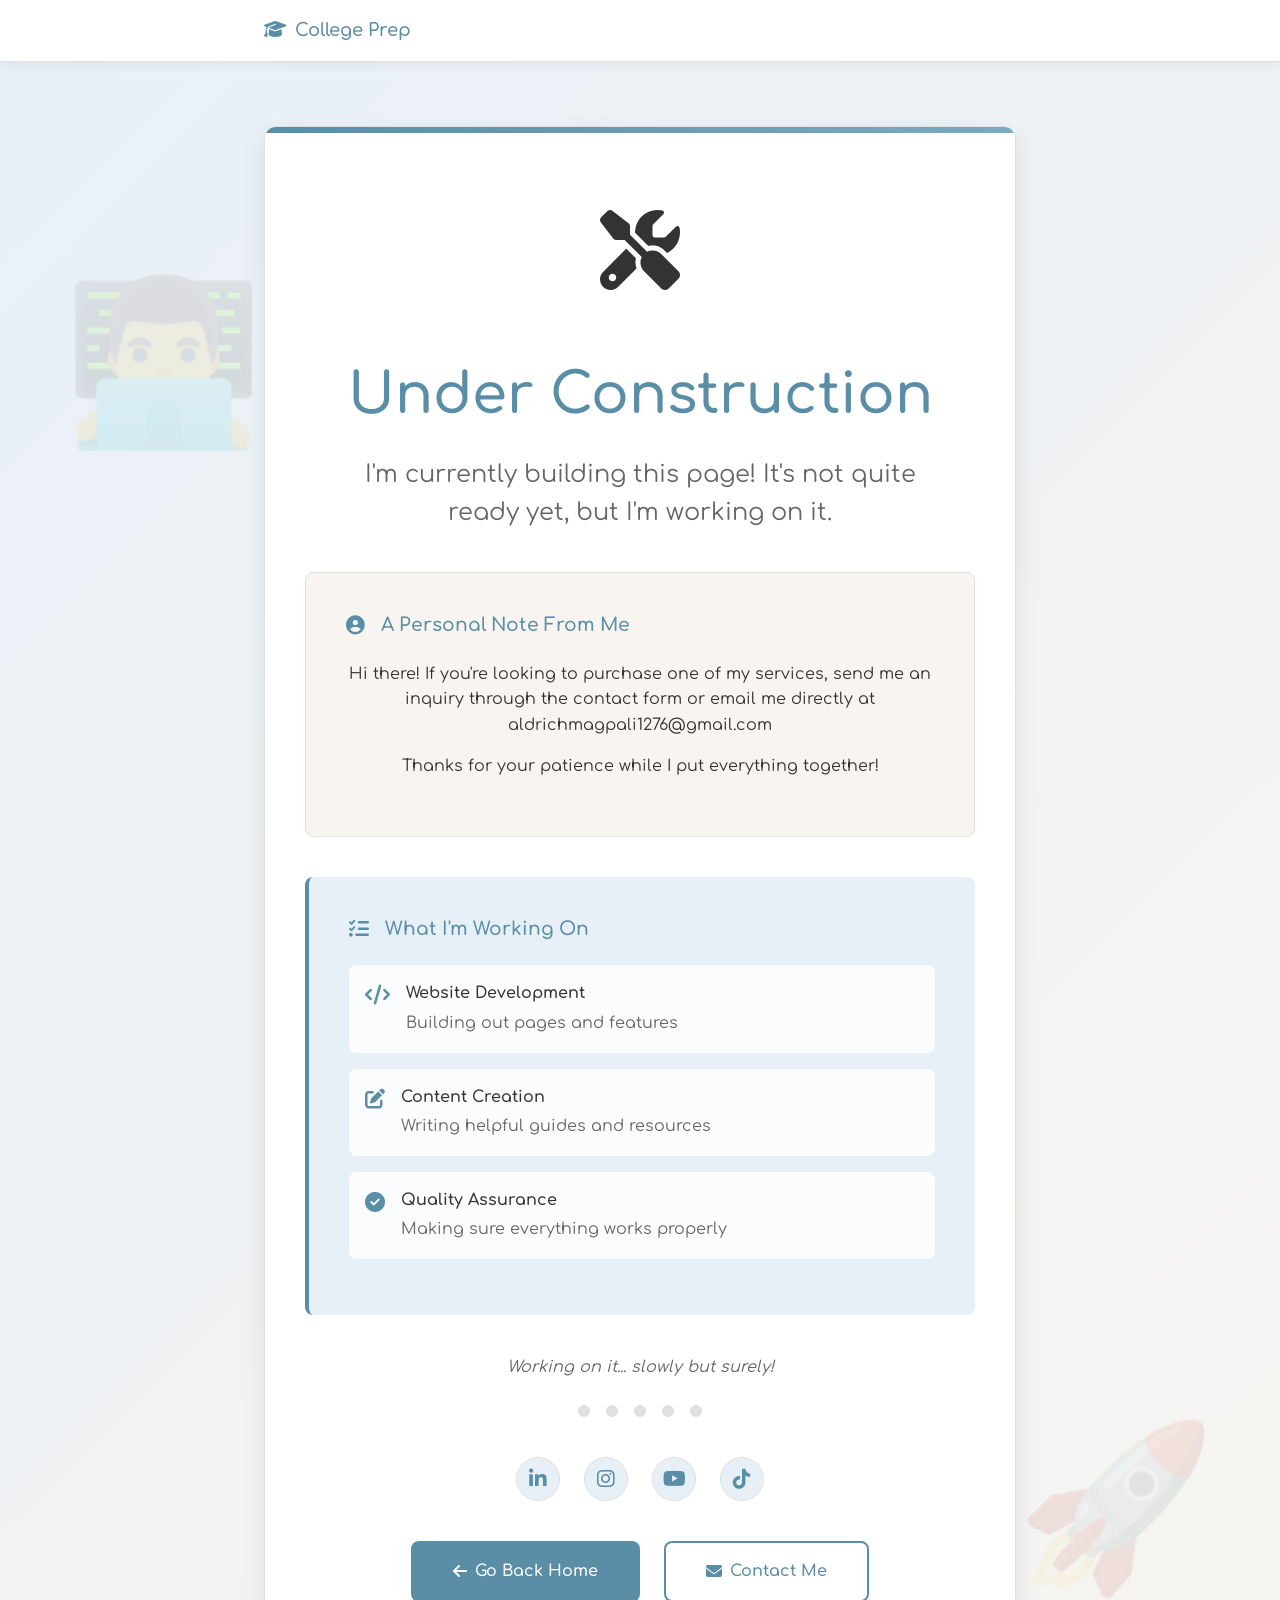
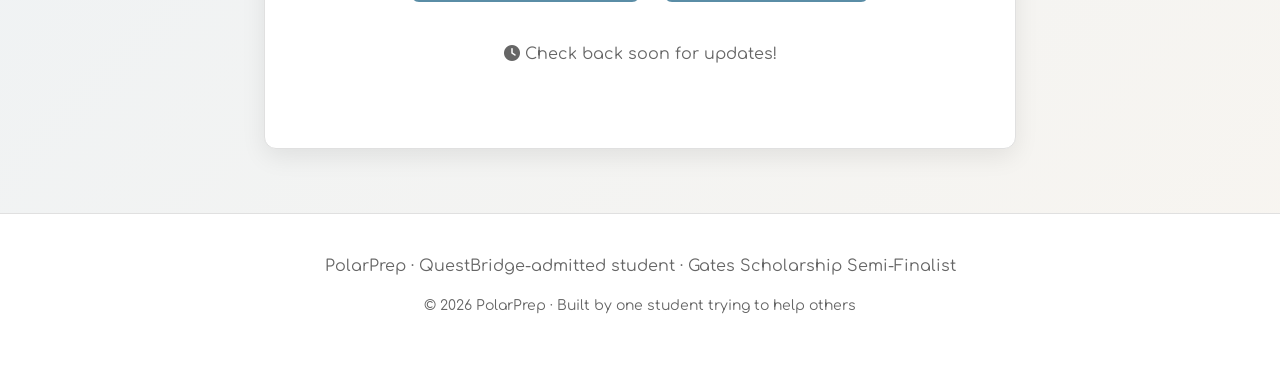
<file: subpages/coming-soon.html>
<!DOCTYPE html>
<html lang="en">
<head>
    <!-- Google tag (gtag.js) -->
<script async src="https://www.googletagmanager.com/gtag/js?id=G-1PS1X10VHP"></script>
<script>
  window.dataLayer = window.dataLayer || [];
  function gtag(){dataLayer.push(arguments);}
  gtag('js', new Date());

  gtag('config', 'G-1PS1X10VHP');
</script>
<link rel="icon" type="image/png" href="/images/favicons/favicon-96x96.png" sizes="96x96" />
    <link rel="icon" type="image/svg+xml" href="/images/favicons/favicon.svg" />
    <link rel="shortcut icon" href="/images/favicons/favicon.ico" />
    <link rel="apple-touch-icon" sizes="180x180" href="/images/favicons/apple-touch-icon.png" />
    <meta name="apple-mobile-web-app-title" content="Aldrich" />
    <link rel="manifest" href="/images/favicons/site.webmanifest" />
    <meta charset="UTF-8">
    <meta name="viewport" content="width=device-width, initial-scale=1.0">
    <title>Coming Soon | Aldrich Magpali</title>
    <link rel="preconnect" href="https://fonts.googleapis.com">
    <link rel="preconnect" href="https://fonts.gstatic.com" crossorigin>
    <link href="https://fonts.googleapis.com/css2?family=Comfortaa:wght@300;400;500;600;700&display=swap" rel="stylesheet">
    <link rel="stylesheet" href="https://cdnjs.cloudflare.com/ajax/libs/font-awesome/6.4.0/css/all.min.css">
    <style>
        /* ===== CSS Variables ===== */
        :root {
            --primary: #5a8da6;
            --primary-light: #7ba9c0;
            --primary-very-light: #e8f0f7;
            --secondary: #f8f5f0;
            --text: #333333;
            --text-light: #666666;
            --white: #ffffff;
            --off-white: #faf9f7;
            --border: #e0e0e0;
            
            /* Spacing */
            --space-xs: 0.5rem;
            --space-sm: 1rem;
            --space-md: 1.5rem;
            --space-lg: 2.5rem;
            --space-xl: 4rem;
            
            /* Typography */
            --font-xs: 0.875rem;
            --font-sm: 1rem;
            --font-md: 1.125rem;
            --font-lg: 1.5rem;
            --font-xl: 2rem;
            --font-xxl: 2.5rem;
            
            /* Borders */
            --radius: 8px;
            --radius-lg: 12px;
            
            /* Shadows */
            --shadow: 0 4px 12px rgba(0, 0, 0, 0.05);
            --shadow-lg: 0 8px 24px rgba(0, 0, 0, 0.08);
            
            /* Transitions */
            --transition: 0.3s ease;
        }

        /* ===== Reset & Base Styles ===== */
        * {
            margin: 0;
            padding: 0;
            box-sizing: border-box;
        }

        body {
            font-family: 'Comfortaa', sans-serif;
            line-height: 1.6;
            color: var(--text);
            background: linear-gradient(135deg, var(--primary-very-light) 0%, var(--secondary) 100%);
            min-height: 100vh;
            display: flex;
            flex-direction: column;
            overflow-x: hidden;
        }

        .container {
            width: 100%;
            max-width: 800px;
            margin: 0 auto;
            padding: 0 var(--space-md);
        }

        /* ===== Typography ===== */
        h1, h2, h3, h4 {
            font-weight: 600;
            line-height: 1.3;
            color: var(--primary);
            margin-bottom: var(--space-sm);
        }

        h1 {
            font-size: clamp(2rem, 5vw, 3.5rem);
        }

        h2 {
            font-size: var(--font-xl);
        }

        p {
            margin-bottom: var(--space-sm);
        }

        a {
            color: var(--primary);
            text-decoration: none;
            transition: color var(--transition);
        }

        a:hover {
            color: var(--primary-light);
        }

        /* ===== Header ===== */
        .header {
            background-color: var(--white);
            box-shadow: var(--shadow);
            border-bottom: 1px solid var(--border);
            padding: 1rem 0;
        }

        .header-content {
            display: flex;
            justify-content: space-between;
            align-items: center;
        }

        .logo {
            display: flex;
            align-items: center;
            gap: var(--space-xs);
            font-weight: 600;
            color: var(--primary);
            font-size: var(--font-md);
        }

        .logo-icon img {
            width: 30px;
            height: 30px;
            display: inline-block;
            vertical-align: middle;
        }

        /* ===== Main Content ===== */
        .main-content {
            flex: 1;
            display: flex;
            flex-direction: column;
            justify-content: center;
            padding: var(--space-xl) 0;
            position: relative;
        }

        .construction-container {
            text-align: center;
            padding: var(--space-xl) var(--space-lg);
            background-color: var(--white);
            border-radius: var(--radius-lg);
            box-shadow: var(--shadow-lg);
            border: 1px solid var(--border);
            position: relative;
            overflow: hidden;
            animation: fadeInUp 0.8s ease-out;
        }

        .construction-container::before {
            content: '';
            position: absolute;
            top: 0;
            left: 0;
            right: 0;
            height: 6px;
            background: linear-gradient(90deg, var(--primary) 0%, var(--primary-light) 100%);
        }

        .construction-icon {
            font-size: 5rem;
            margin-bottom: var(--space-lg);
            animation: bounce 2s infinite ease-in-out;
            display: inline-block;
        }

        .construction-title {
            margin-bottom: var(--space-md);
            color: var(--primary);
        }

        .construction-subtitle {
            font-size: var(--font-lg);
            color: var(--text-light);
            margin-bottom: var(--space-lg);
            max-width: 600px;
            margin-left: auto;
            margin-right: auto;
        }

        .status-update {
            background-color: var(--primary-very-light);
            padding: var(--space-lg);
            border-radius: var(--radius);
            border-left: 4px solid var(--primary);
            margin: var(--space-lg) 0;
            text-align: left;
        }

        .status-update h3 {
            display: flex;
            align-items: center;
            gap: var(--space-sm);
            margin-bottom: var(--space-md);
            color: var(--primary);
        }

        .status-update h3 i {
            font-size: 1.25rem;
        }

        .status-update p {
            margin-bottom: var(--space-sm);
        }

        .status-item {
            display: flex;
            align-items: flex-start;
            gap: var(--space-sm);
            margin-bottom: var(--space-sm);
            padding: var(--space-sm);
            background-color: rgba(255, 255, 255, 0.8);
            border-radius: var(--radius);
            transition: transform var(--transition);
        }

        .status-item:hover {
            transform: translateX(5px);
        }

        .status-item i {
            color: var(--primary);
            font-size: 1.25rem;
            margin-top: 0.25rem;
            flex-shrink: 0;
        }

        .status-text {
            flex: 1;
        }

        .status-label {
            font-weight: 600;
            color: var(--text);
            display: block;
            margin-bottom: 0.25rem;
        }

        .status-desc {
            font-size: var(--font-sm);
            color: var(--text-light);
        }

        .personal-message {
            background-color: var(--secondary);
            padding: var(--space-lg);
            border-radius: var(--radius);
            margin: var(--space-lg) 0;
            border: 1px solid var(--border);
        }

        .personal-message h3 {
            display: flex;
            align-items: center;
            gap: var(--space-sm);
            margin-bottom: var(--space-md);
        }

        .personal-message h3 i {
            color: var(--primary);
        }

        .progress-indicator {
            margin: var(--space-lg) 0;
        }

        .progress-text {
            font-size: var(--font-sm);
            color: var(--text-light);
            font-style: italic;
            margin-bottom: var(--space-md);
        }

        .progress-visual {
            display: flex;
            justify-content: center;
            align-items: center;
            gap: var(--space-sm);
            margin-top: var(--space-md);
        }

        .progress-dot {
            width: 12px;
            height: 12px;
            border-radius: 50%;
            background-color: var(--border);
            animation: pulse 2s infinite ease-in-out;
        }

        .progress-dot:nth-child(1) { animation-delay: 0s; }
        .progress-dot:nth-child(2) { animation-delay: 0.2s; }
        .progress-dot:nth-child(3) { animation-delay: 0.4s; }
        .progress-dot:nth-child(4) { animation-delay: 0.6s; }
        .progress-dot:nth-child(5) { animation-delay: 0.8s; }

        .social-links {
            display: flex;
            justify-content: center;
            gap: var(--space-md);
            margin: var(--space-lg) 0;
            flex-wrap: wrap;
        }

        .social-link {
            display: flex;
            align-items: center;
            justify-content: center;
            width: 44px;
            height: 44px;
            background-color: var(--primary-very-light);
            border-radius: 50%;
            color: var(--primary);
            font-size: 1.25rem;
            transition: all var(--transition);
            border: 1px solid var(--border);
            text-decoration: none;
        }

        .social-link:hover {
            background-color: var(--primary);
            color: var(--white);
            transform: translateY(-3px) scale(1.1);
            box-shadow: var(--shadow);
        }

        .social-link:hover:nth-child(1) { background-color: #0077b5; border-color: #0077b5; }
        .social-link:hover:nth-child(2) { background-color: #e4405f; border-color: #e4405f; }
        .social-link:hover:nth-child(3) { background-color: #ff0000; border-color: #ff0000; }
        .social-link:hover:nth-child(4) { background-color: #000000; border-color: #000000; }

        .action-buttons {
            display: flex;
            justify-content: center;
            gap: var(--space-md);
            margin-top: var(--space-lg);
            flex-wrap: wrap;
        }

        .btn {
            display: inline-flex;
            align-items: center;
            gap: var(--space-xs);
            padding: var(--space-sm) var(--space-lg);
            border-radius: var(--radius);
            font-weight: 600;
            transition: all var(--transition);
            text-decoration: none;
            border: 2px solid transparent;
        }

        .btn-primary {
            background-color: var(--primary);
            color: var(--white);
        }

        .btn-primary:hover {
            background-color: var(--primary-light);
            transform: translateY(-2px);
            color: var(--white);
        }

        .btn-outline {
            background-color: transparent;
            color: var(--primary);
            border-color: var(--primary);
        }

        .btn-outline:hover {
            background-color: var(--primary);
            color: var(--white);
            transform: translateY(-2px);
        }

        /* ===== Footer ===== */
        .footer {
            background-color: var(--white);
            padding: var(--space-lg) 0;
            border-top: 1px solid var(--border);
            text-align: center;
            margin-top: auto;
        }

        .footer-info {
            color: var(--text-light);
            font-size: var(--font-sm);
        }

        .copyright {
            margin-top: var(--space-xs);
            font-size: var(--font-xs);
            color: var(--text-light);
        }

        /* ===== Animations ===== */
        @keyframes fadeInUp {
            from {
                opacity: 0;
                transform: translateY(30px);
            }
            to {
                opacity: 1;
                transform: translateY(0);
            }
        }

        @keyframes bounce {
            0%, 100% { 
                transform: translateY(0); 
            }
            50% { 
                transform: translateY(-15px); 
            }
        }

        @keyframes pulse {
            0%, 100% { 
                opacity: 0.3;
                transform: scale(0.8);
            }
            50% { 
                opacity: 1;
                transform: scale(1);
                background-color: var(--primary);
            }
        }

        @keyframes float {
            0%, 100% { 
                transform: translateY(0) rotate(0deg); 
            }
            50% { 
                transform: translateY(-10px) rotate(5deg); 
            }
        }

        /* ===== Decorative Elements ===== */
        .decoration {
            position: absolute;
            pointer-events: none;
            z-index: -1;
            opacity: 0.1;
            font-size: 10rem;
        }

        .decoration-1 {
            top: 10%;
            left: 5%;
            animation: float 8s infinite ease-in-out;
        }

        .decoration-2 {
            bottom: 10%;
            right: 5%;
            animation: float 10s infinite ease-in-out reverse;
        }

        /* ===== Responsive Styles ===== */
        @media (max-width: 768px) {
            .construction-container {
                padding: var(--space-lg) var(--space-md);
            }
            
            .construction-icon {
                font-size: 4rem;
            }
            
            .action-buttons {
                flex-direction: column;
                align-items: center;
            }
            
            .btn {
                width: 100%;
                max-width: 300px;
                justify-content: center;
            }
        }

        @media (max-width: 480px) {
            .construction-icon {
                font-size: 3rem;
            }
            
            .social-link {
                width: 40px;
                height: 40px;
                font-size: 1rem;
            }
            
            .status-update {
                padding: var(--space-md);
            }
        }
    </style>
</head>
<body>
    <!-- Header -->
    <header class="header">
        <div class="container">
            <div class="header-content">
                <a href="/" class="logo">
                    <span class="logo-icon"><i class="fa-solid fa-graduation-cap"></i></span>
                    <span class="logo-text">College Prep</span>
                </a>
            </div>
        </div>
    </header>

    <!-- Main Content -->
    <main class="main-content">
        <!-- Decorative Elements -->
        <div class="decoration decoration-1">👨‍💻</div>
        <div class="decoration decoration-2">🚀</div>
        
        <div class="container">
            <div class="construction-container">
                <div class="construction-icon">
                    <i class="fas fa-tools"></i>
                </div>
                
                <h1 class="construction-title">Under Construction</h1>
                
                <p class="construction-subtitle">
                    I'm currently building this page! It's not quite ready yet, but I'm working on it.
                </p>
                
                <div class="personal-message">
                    <h3>
                        <i class="fas fa-user-circle"></i>
                        A Personal Note From Me
                    </h3>
                    <p>Hi there! If you're looking to purchase one of my services, send me an inquiry through the contact form or email me directly at aldrichmagpali1276@gmail.com</p>

                    <p>Thanks for your patience while I put everything together!</p>
                </div>
                
                <div class="status-update">
                    <h3>
                        <i class="fas fa-tasks"></i>
                        What I'm Working On
                    </h3>
                    
                    <div class="status-item">
                        <i class="fas fa-code"></i>
                        <div class="status-text">
                            <span class="status-label">Website Development</span>
                            <span class="status-desc">Building out pages and features</span>
                        </div>
                    </div>
                    
                    <div class="status-item">
                        <i class="fas fa-edit"></i>
                        <div class="status-text">
                            <span class="status-label">Content Creation</span>
                            <span class="status-desc">Writing helpful guides and resources</span>
                        </div>
                    </div>
                    
                    <div class="status-item">
                        <i class="fas fa-check-circle"></i>
                        <div class="status-text">
                            <span class="status-label">Quality Assurance</span>
                            <span class="status-desc">Making sure everything works properly</span>
                        </div>
                    </div>
                </div>
                
                <div class="progress-indicator">
                    <p class="progress-text">Working on it... slowly but surely!</p>
                    <div class="progress-visual">
                        <div class="progress-dot"></div>
                        <div class="progress-dot"></div>
                        <div class="progress-dot"></div>
                        <div class="progress-dot"></div>
                        <div class="progress-dot"></div>
                    </div>
                </div>
                
                <!-- Social Links -->
                <div class="social-links">
                    <a href="https://www.linkedin.com/in/aldrich-magpali/" target="_blank" rel="noopener noreferrer" class="social-link" title="LinkedIn">
                        <i class="fab fa-linkedin-in"></i>
                    </a>
                    <a href="https://www.instagram.com/ajsm1276/" target="_blank" rel="noopener noreferrer" class="social-link" title="Instagram">
                        <i class="fab fa-instagram"></i>
                    </a>
                    <a href="https://www.youtube.com/@AJSM1276" target="_blank" rel="noopener noreferrer" class="social-link" title="YouTube">
                        <i class="fab fa-youtube"></i>
                    </a>
                    <a href="https://www.tiktok.com/@ajsm3" target="_blank" rel="noopener noreferrer" class="social-link" title="TikTok">
                        <i class="fab fa-tiktok"></i>
                    </a>
                </div>
                
                <div class="action-buttons">
                    <a href="/" class="btn btn-primary">
                        <i class="fas fa-arrow-left"></i>
                        <span>Go Back Home</span>
                    </a>
                    <a href="mailto:aldrichmagpali1276@gmail.com" class="btn btn-outline">
                        <i class="fas fa-envelope"></i>
                        <span>Contact Me</span>
                    </a>
                </div>
                
                <p style="margin-top: var(--space-lg); font-size: var(--font-sm); color: var(--text-light);">
                    <i class="fas fa-clock"></i>
                    Check back soon for updates!
                </p>
            </div>
        </div>
    </main>

    <!-- Footer -->
    <footer class="footer">
        <div class="container">
            <div class="footer-info">
                <p>PolarPrep · QuestBridge-admitted student · Gates Scholarship Semi-Finalist</p>
                <p class="copyright">© <span id="current-year">2026</span> PolarPrep · Built by one student trying to help others</p>
            </div>
        </div>
    </footer>

    <script>
        // Set current year
        document.getElementById('current-year').textContent = new Date().getFullYear();
        
        // Add hover animation to construction icon
        const constructionIcon = document.querySelector('.construction-icon i');
        constructionIcon.addEventListener('mouseenter', () => {
            constructionIcon.style.animation = 'none';
            setTimeout(() => {
                constructionIcon.style.animation = 'bounce 2s infinite ease-in-out';
            }, 10);
        });
        
        // Animate status items on load
        document.addEventListener('DOMContentLoaded', () => {
            const statusItems = document.querySelectorAll('.status-item');
            statusItems.forEach((item, index) => {
                setTimeout(() => {
                    item.style.opacity = '0';
                    item.style.transform = 'translateX(-20px)';
                    item.style.transition = 'all 0.5s ease-out';
                    
                    setTimeout(() => {
                        item.style.opacity = '1';
                        item.style.transform = 'translateX(0)';
                    }, 50);
                }, index * 200);
            });
        });
        
        // Animated progress dots
        const progressDots = document.querySelectorAll('.progress-dot');
        progressDots.forEach(dot => {
            dot.addEventListener('mouseenter', function() {
                this.style.animation = 'none';
                setTimeout(() => {
                    this.style.animation = 'pulse 0.5s ease-in-out';
                }, 10);
            });
        });
    </script>
</body>
</html>
</file>
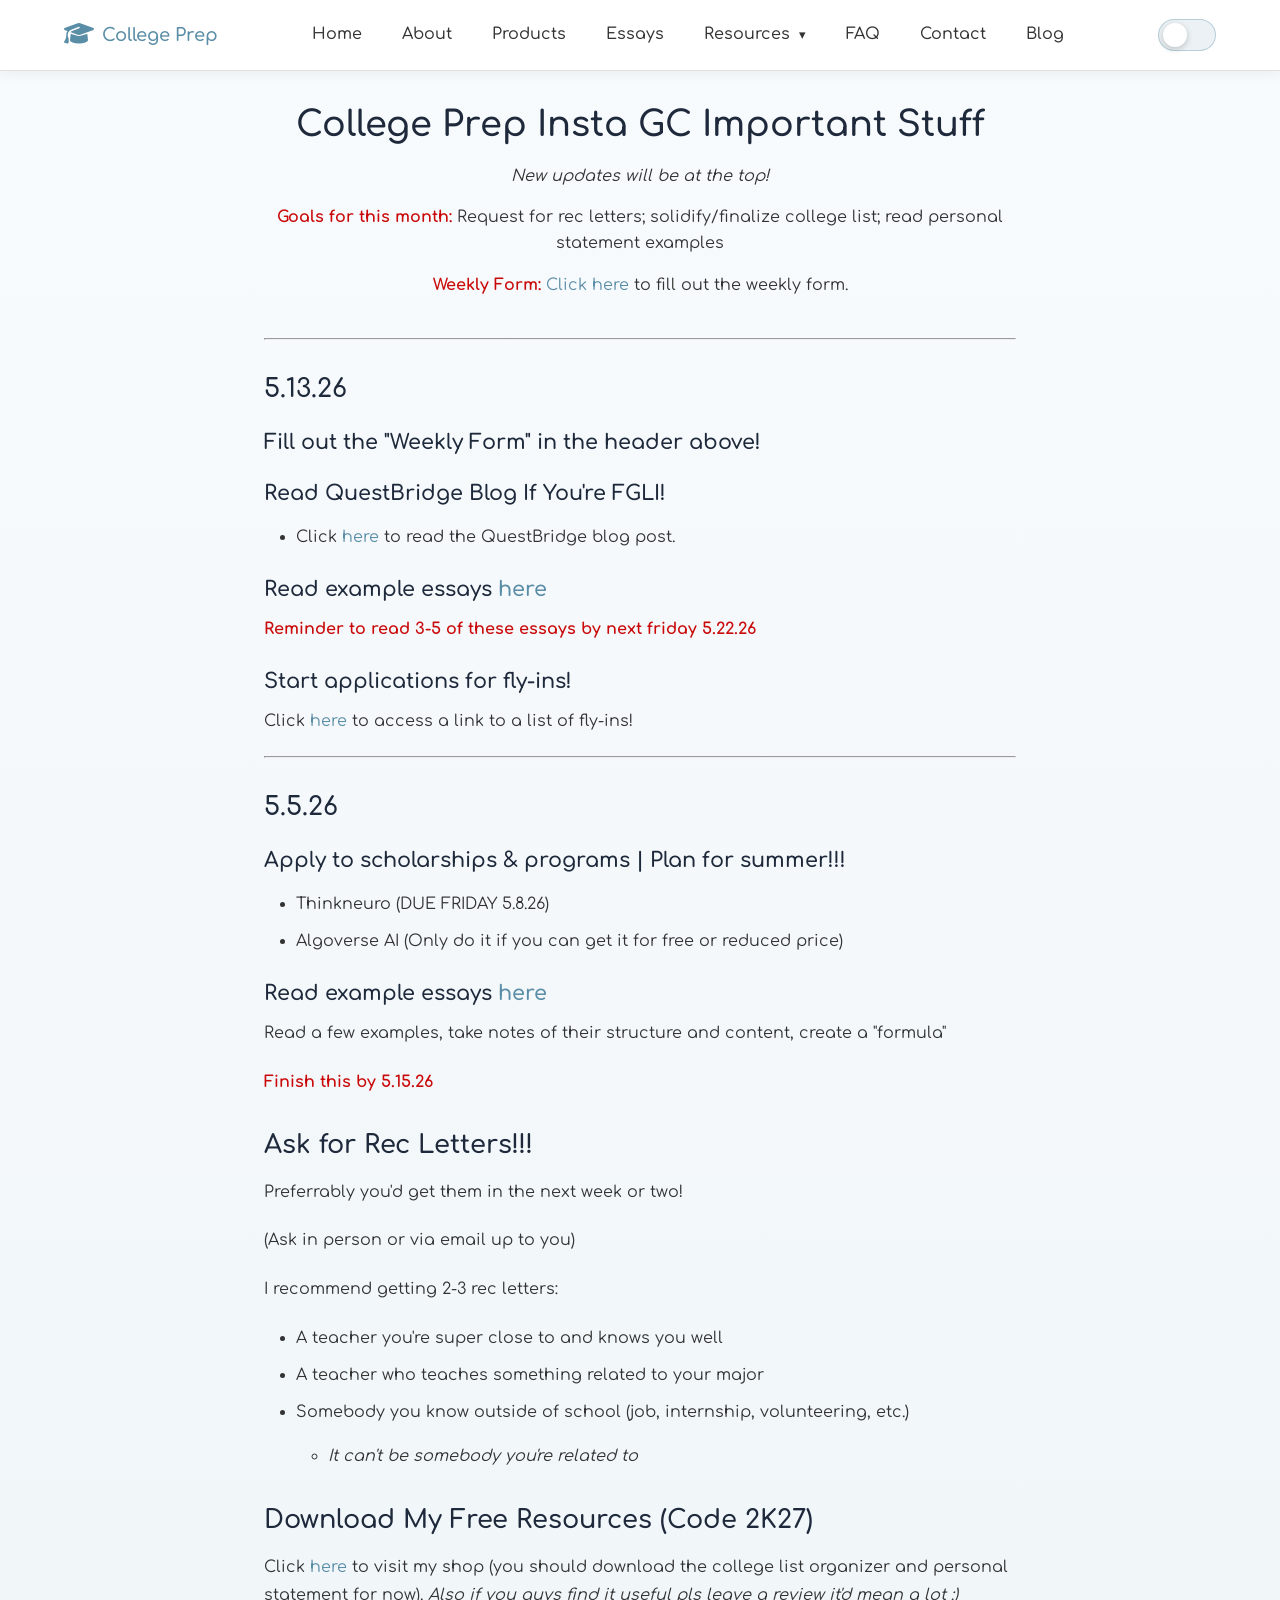
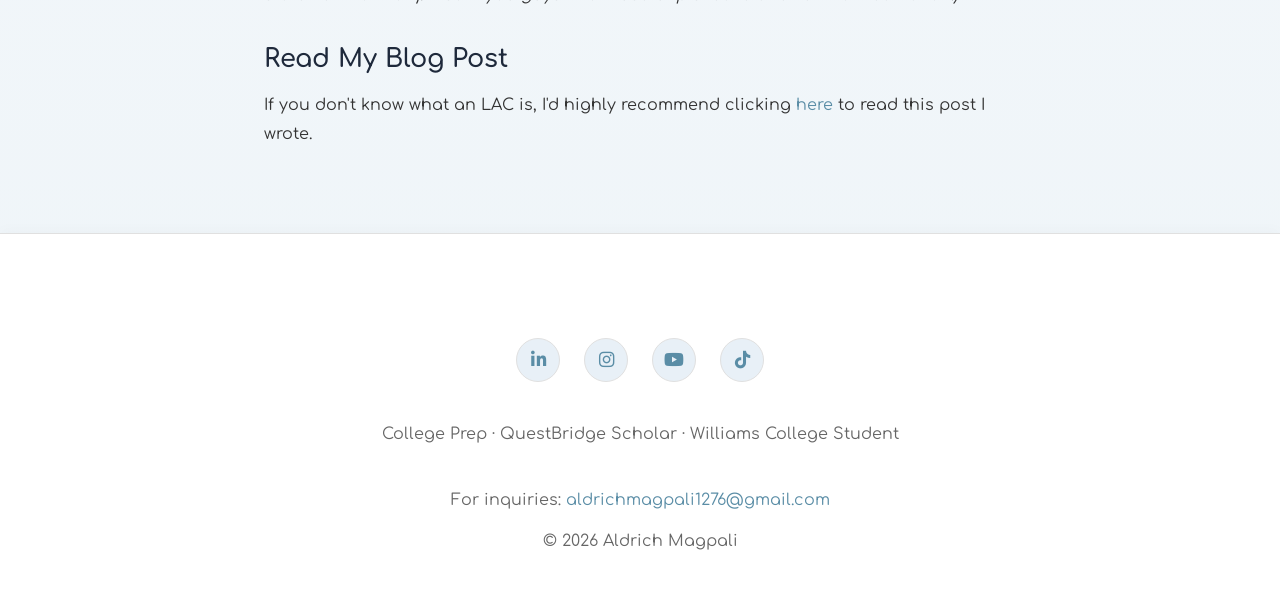
<file: subpages/instagram.html>
<!doctype html>
<html lang="en">
  <head>
    <!-- Google tag (gtag.js) -->
<script async src="https://www.googletagmanager.com/gtag/js?id=G-1PS1X10VHP"></script>
<script>
  window.dataLayer = window.dataLayer || [];
  function gtag(){dataLayer.push(arguments);}
  gtag('js', new Date());

  gtag('config', 'G-1PS1X10VHP');
</script>
    <meta charset="UTF-8" />
    <meta name="viewport" content="width=device-width, initial-scale=1.0" />
    <meta
      name="description"
      content="Instagram GC Info"
    />
    <meta name="author" content="Aldrich Jad Sy Magpali" />
    <meta
      name="keywords"
      content="liberal arts college, university, college comparison, Williams College, QuestBridge, college search"
    />
    <meta
      property="og:title"
      content="Instagram GC Important Information"
    />
    <meta
      property="og:description"
      content="Instagram GC Info"
    />
    <meta property="og:image" content="/images/favicon.png" />
    <meta property="og:type" content="article" />
    <title>LAC vs University | College Prep</title>

    <link rel="preconnect" href="https://fonts.googleapis.com" />
    <link rel="preconnect" href="https://fonts.gstatic.com" crossorigin />
    <link
      href="https://fonts.googleapis.com/css2?family=Comfortaa:wght@300;400;500;600;700&display=swap"
      rel="stylesheet"
    />
    <link rel="icon" type="image/png" href="/images/favicons/favicon-96x96.png" sizes="96x96" />
    <link rel="icon" type="image/svg+xml" href="/images/favicons/favicon.svg" />
    <link rel="shortcut icon" href="/images/favicons/favicon.ico" />
    <link rel="apple-touch-icon" sizes="180x180" href="/images/favicons/apple-touch-icon.png" />
    <meta name="apple-mobile-web-app-title" content="Aldrich" />
    <link rel="manifest" href="/images/favicons/site.webmanifest" />
    <link rel="stylesheet" href="/college-prep/college-prep.css" />
    <link
      rel="stylesheet"
      href="https://cdnjs.cloudflare.com/ajax/libs/font-awesome/6.4.0/css/all.min.css"
    />

    <style>
      /* Blog post specific styles */
      .blog-post-container {
        max-width: 800px;
        margin: 0 auto;
        padding: 2rem 1.5rem 4rem;
      }

      .back-to-blog {
        display: inline-flex;
        align-items: center;
        gap: 0.5rem;
        margin-bottom: 2rem;
        color: var(--primary);
        text-decoration: none;
        font-weight: 500;
        transition: transform 0.2s ease;
      }

      .back-to-blog:hover {
        transform: translateX(-5px);
        color: var(--primary-light);
      }

      .blog-post-header {
        text-align: center;
        margin-bottom: 2.5rem;
      }

      .blog-post-header h1 {
        font-size: 2.2rem;
        margin-bottom: 1rem;
        color: var(--heading);
      }

      .blog-post-meta {
        display: flex;
        justify-content: center;
        gap: 1.5rem;
        color: var(--text-light);
        font-size: 0.9rem;
        flex-wrap: wrap;
      }

      .blog-post-meta span {
        display: inline-flex;
        align-items: center;
        gap: 0.4rem;
      }

      .featured-image {
        width: 100%;
        border-radius: 16px;
        margin-bottom: 2rem;
        background: var(--primary-very-light);
        overflow: hidden;
      }

      .featured-image img {
        width: 100%;
        height: auto;
        display: block;
      }

      .blog-post-content {
        line-height: 1.8;
        color: var(--text);
      }

      .blog-post-content h2 {
        font-size: 1.6rem;
        margin: 2rem 0 1rem;
        color: var(--heading);
      }

      .blog-post-content h3 {
        font-size: 1.3rem;
        margin: 1.5rem 0 0.75rem;
        color: var(--heading);
      }

      .blog-post-content p {
        margin-bottom: 1.25rem;
      }

      .blog-post-content ul,
      .blog-post-content ol {
        margin: 1rem 0 1.5rem 2rem;
      }

      .blog-post-content li {
        margin-bottom: 0.5rem;
      }

      .blog-post-content blockquote {
        border-left: 4px solid var(--primary);
        background-color: var(--primary-very-light);
        padding: 1rem 1.5rem;
        margin: 1.5rem 0;
        border-radius: 0 8px 8px 0;
        font-style: italic;
        color: var(--text-light);
      }

      /* Comparison Table Styles */
      .comparison-table {
        width: 100%;
        border-collapse: collapse;
        margin: 1.5rem 0;
        background: var(--white);
        border-radius: 12px;
        overflow: hidden;
        box-shadow: var(--shadow);
      }

      .comparison-table th {
        background: var(--primary);
        color: white;
        padding: 1rem;
        text-align: center;
        font-weight: 600;
      }

      .comparison-table td {
        border: 1px solid var(--border);
        padding: 1rem;
        vertical-align: top;
      }

      .comparison-table tr:first-child th:first-child {
        background: var(--primary-light);
      }

      .pro-con-card {
        background: var(--off-white);
        border-radius: 12px;
        padding: 1.5rem;
        margin: 1.5rem 0;
      }

      .pro-con-grid {
        display: grid;
        grid-template-columns: 1fr 1fr;
        gap: 1rem;
        margin-top: 1rem;
      }

      .pro-box {
        background: rgba(76, 175, 80, 0.1);
        border-left: 4px solid #4caf50;
        padding: 1rem;
        border-radius: 8px;
      }

      .con-box {
        background: rgba(244, 67, 54, 0.1);
        border-left: 4px solid #f44336;
        padding: 1rem;
        border-radius: 8px;
      }

      .pro-box h4,
      .con-box h4 {
        margin-bottom: 0.5rem;
      }

      .pro-box h4 i,
      .con-box h4 i {
        margin-right: 0.5rem;
      }

      .quiz-section {
        background: linear-gradient(
          135deg,
          var(--primary-very-light) 0%,
          var(--off-white) 100%
        );
        border-radius: 16px;
        padding: 1.5rem;
        margin: 2rem 0;
        text-align: center;
      }

      .quiz-question {
        font-size: 1.2rem;
        font-weight: 600;
        margin-bottom: 1rem;
        color: var(--heading);
      }

      .quiz-options {
        display: flex;
        gap: 1rem;
        justify-content: center;
        flex-wrap: wrap;
      }

      .quiz-options {
        display: flex;
        gap: 1rem;
        justify-content: center;
        flex-wrap: wrap;
      }

      .quiz-btn {
        background: var(--white);
        border: 2px solid var(--primary);
        padding: 0.75rem 1.5rem;
        border-radius: 50px;
        font-weight: 600;
        cursor: pointer;
        transition: all 0.2s ease;
        font-family: "Comfortaa", sans-serif;
        color: var(--text);
      }

      .quiz-btn:hover {
        background: var(--primary);
        color: white;
        transform: translateY(-2px);
      }

      .quiz-result {
        margin-top: 1rem;
        padding: 1rem;
        background: var(--white);
        border-radius: 8px;
        display: none;
      }

      .quiz-result.show {
        display: block;
      }

      .blog-post-footer {
        margin-top: 3rem;
        padding-top: 2rem;
        border-top: 1px solid var(--border);
        text-align: center;
      }

      .share-buttons {
        display: flex;
        justify-content: center;
        gap: 1rem;
        margin-bottom: 2rem;
        flex-wrap: wrap;
      }

      .share-btn {
        font-family: "Comfortaa", sans-serif;
        display: inline-flex;
        align-items: center;
        gap: 0.5rem;
        padding: 0.5rem 1rem;
        background: var(--primary-very-light);
        border: 1px solid var(--border);
        border-radius: 8px;
        color: var(--primary);
        text-decoration: none;
        font-size: 0.85rem;
        cursor: pointer;
        transition: all 0.2s ease;
      }

      .share-btn:hover {
        background: var(--primary);
        color: white;
        transform: translateY(-2px);
      }

      @media (max-width: 768px) {
        .blog-post-container {
          padding: 1rem 1rem 3rem;
        }

        .blog-post-header h1 {
          font-size: 1.6rem;
        }

        .blog-post-meta {
          gap: 0.75rem;
          flex-direction: column;
          align-items: center;
        }

        .pro-con-grid {
          grid-template-columns: 1fr;
        }

        .comparison-table {
          font-size: 0.85rem;
        }

        .comparison-table td,
        .comparison-table th {
          padding: 0.5rem;
        }
      }

      /* My Experience Section */
      .my-experience {
        margin: 2.5rem 0;
        padding: 2rem;
        background: var(--off-white);
        border-radius: 20px;
        border: 1px solid var(--border);
      }

      .my-experience h2 {
        font-size: 1.6rem;
        margin-bottom: 1.5rem;
        color: var(--heading);
      }

      .my-experience h3 {
        font-size: 1.3rem;
        margin-bottom: 1.5rem;
        color: var(--primary);
      }

      .my-experience h4 {
        font-size: 1rem;
        margin-bottom: 1.5rem;
        color: var(--primary-light);
      }

      .my-experience p {
        margin-bottom: 1.25rem;
        line-height: 1.8;
        color: var(--text);
      }

      .my-experience p:last-child {
        margin-bottom: 0;
      }

      @media (max-width: 768px) {
        .my-experience {
          padding: 1.25rem;
        }

        .my-experience h2 {
          font-size: 1.3rem;
        }
      }
    </style>
  </head>
  <body>
    <!-- Header -->
    <header class="header">
      <div class="container">
        <div class="header-content">
          <a href="/college-prep/college-prep.html" class="logo">
            <span class="logo-icon"
              ><i class="fa-solid fa-graduation-cap"></i
            ></span>
            <span class="logo-text">College Prep</span>
          </a>

          <nav class="nav">
            <ul class="nav-list">
              <li>
                <a href="/college-prep/college-prep.html#hero" class="nav-link"
                  >Home</a
                >
              </li>
              <li>
                <a href="/college-prep/college-prep.html#about" class="nav-link"
                  >About</a
                >
              </li>
              <li>
                <a
                  href="/college-prep/college-prep.html#services"
                  class="nav-link"
                  >Products</a
                >
              </li>
              <li>
                <a
                  href="/college-prep/college-prep.html#purchase-essays"
                  class="nav-link"
                  >Essays</a
                >
              </li>

              <li class="nav-item-has-children">
                <a
                  href="/college-prep/college-prep.html#my-free-resources"
                  class="nav-link"
                  >Resources <span class="dropdown-icon">▾</span></a
                >
                <ul class="dropdown-menu">
                  <li>
                    <a
                      href="/college-prep/college-prep.html#my-free-resources"
                      class="dropdown-link"
                      >My Free Resources</a
                    >
                  </li>
                  <li>
                    <a
                      href="/college-prep/college-prep.html#resources"
                      class="dropdown-link"
                      >External Resources</a
                    >
                  </li>
                </ul>
              </li>
              <li>
                <a href="/college-prep/college-prep.html#faq" class="nav-link"
                  >FAQ</a
                >
              </li>
              <li>
                <a
                  href="/college-prep/college-prep.html#contact"
                  class="nav-link"
                  >Contact</a
                >
              </li>
              <li><a href="/blog/blog.html" class="nav-link">Blog</a></li>
            </ul>
          </nav>
          <div class="header-actions">
            <button
              class="dark-mode-toggle"
              id="darkModeToggle"
              aria-label="Toggle dark mode"
            >
              <span class="toggle-thumb"></span>
            </button>
            <button class="menu-toggle" aria-label="Toggle menu">
              <span class="menu-toggle-line"></span>
              <span class="menu-toggle-line"></span>
              <span class="menu-toggle-line"></span>
            </button>
          </div>
        </div>
      </div>
    </header>

    <main>
      <div class="blog-post-container">
        <article>
          <div class="blog-post-header">
            <h1>College Prep Insta GC Important Stuff</h1>
            <p><em>New updates will be at the top!</em></p>
            <p><strong style="color: #ca0a0a;">Goals for this month: </strong>Request for rec letters; solidify/finalize college list; read personal statement examples</p>
            <p><strong style="color: #ca0a0a;">Weekly Form: </strong><a href="https://docs.google.com/forms/d/e/1FAIpQLSe4qWjHiJDiS0o5fnAtZJrbY-ohbYA2a9uvm-1Cl6JNhRwFlg/viewform?usp=dialog" target="_blank">Click here</a> to fill out the weekly form.</p>
          </div>
          <hr>
            <div class="blog-post-content">
            <h2 style="color:">5.13.26</h2>
            <h3>Fill out the "Weekly Form" in the header above!</h3>
            <h3>Read QuestBridge Blog If You're FGLI!</h3>
            <ul>
              <li>Click <a href="/blog/blog-posts/questbridge.html">here</a> to read the QuestBridge blog post.</li>
            </ul>
            <h3>Read example essays <a href="https://apply.jhu.edu/college-planning-guide/essays-that-worked/">here</a></h3>
            <p><strong style="color: #ca0a0a;">Reminder to read 3-5 of these essays by next friday 5.22.26</strong></p>
            <h3>Start applications for fly-ins!</h3>
            <p>Click <a href="https://docs.google.com/spreadsheets/d/17D2ecj-3Jng_gilHjQhwMUQQllCXgNXG3fQidssNqfs/edit?gid=0#gid=0" target="_blank">here</a> to access a link to a list of fly-ins!</p>
            <hr>
            <div class="blog-post-content">
            <h2 style="color:">5.5.26</h2>
            <h3>Apply to scholarships & programs | Plan for summer!!!</h3>
            <ul>
              <li>Thinkneuro (DUE FRIDAY 5.8.26)</li>
              <li>Algoverse AI (Only do it if you can get it for free or reduced price)</li>
            </ul>
            <h3>Read example essays <a href="https://apply.jhu.edu/college-planning-guide/essays-that-worked/">here</a></h3>
            <p>Read a few examples, take notes of their structure and content, create a "formula"</p>
            <p><strong style="color: #ca0a0a;">Finish this by 5.15.26</strong></p>
            <h2>Ask for Rec Letters!!!</h2>
            <p>Preferrably you'd get them in the next week or two!</p>
            <p>(Ask in person or via email up to you)</p>
            <p>I recommend getting 2-3 rec letters:
                <ul>
                    <li>A teacher you're super close to and knows you well</li>
                    <li>A teacher who teaches something related to your major</li>
                    <li>Somebody you know outside of school (job, internship, volunteering, etc.)</li>
                    <ul>
                        <li><em>It can't be somebody you're related to</em></li>
                    </ul>
                </ul>
            </p>

            <h2>Download My Free Resources (Code 2K27)</h2>
            <p>Click <a href="https://payhip.com/AldrichMagpali">here</a> to visit my shop (you should download the college list organizer and personal statement for now). <em>Also if you guys find it useful pls leave a review it'd mean a lot :)</em></p>

            <h2>Read My Blog Post</h2>
            <p>If you don't know what an LAC is, I'd highly recommend clicking <a href="/blog/blog-posts/lacvsuni.html">here</a> to read this post I wrote.</p>
        </article>
      </div>
    </main>

    <!-- Footer -->
    <footer class="footer">
      <div class="container">
        <div class="footer-content">
          <div class="social-links">
            <a
              href="https://www.linkedin.com/in/aldrich-magpali/"
              target="_blank"
              rel="noopener noreferrer"
              class="social-link"
              title="LinkedIn"
            >
              <i class="fab fa-linkedin-in"></i>
            </a>
            <a
              href="https://www.instagram.com/ajsm1276/"
              target="_blank"
              rel="noopener noreferrer"
              class="social-link"
              title="Instagram"
            >
              <i class="fab fa-instagram"></i>
            </a>
            <a
              href="https://www.youtube.com/@AJSM1276"
              target="_blank"
              rel="noopener noreferrer"
              class="social-link"
              title="YouTube"
            >
              <i class="fab fa-youtube"></i>
            </a>
            <a
              href="https://www.tiktok.com/@ajsm3"
              target="_blank"
              rel="noopener noreferrer"
              class="social-link"
              title="TikTok"
            >
              <i class="fab fa-tiktok"></i>
            </a>
          </div>

          <div class="footer-info">
            <p>College Prep · QuestBridge Scholar · Williams College Student</p>
          </div>

          <div class="footer-contact">
            <p>
              For inquiries:
              <a href="mailto:aldrichmagpali1276@gmail.com"
                >aldrichmagpali1276@gmail.com</a
              >
            </p>
            <p class="copyright">
              © <span id="current-year">2026</span> Aldrich Magpali
            </p>
          </div>
        </div>
      </div>
    </footer>

    <script>
      // Dark Mode Toggle
      const darkModeToggle = document.getElementById("darkModeToggle");
      const body = document.body;

      if (localStorage.getItem("darkMode") === "enabled") {
        body.classList.add("dark-mode");
        darkModeToggle.classList.add("active");
      }

      darkModeToggle.addEventListener("click", () => {
        body.classList.toggle("dark-mode");
        darkModeToggle.classList.toggle("active");

        if (body.classList.contains("dark-mode")) {
          localStorage.setItem("darkMode", "enabled");
        } else {
          localStorage.setItem("darkMode", "disabled");
        }
      });

      // Mobile Menu Toggle
      const menuToggle = document.querySelector(".menu-toggle");
      const nav = document.querySelector(".nav");

      menuToggle.addEventListener("click", () => {
        menuToggle.classList.toggle("active");
        nav.classList.toggle("active");
      });

      document.querySelectorAll(".nav-link").forEach((link) => {
        link.addEventListener("click", () => {
          menuToggle.classList.remove("active");
          nav.classList.remove("active");
        });
      });

      // Dropdown functionality for mobile
      const dropdownItems = document.querySelectorAll(".nav-item-has-children");

      dropdownItems.forEach((item) => {
        const link = item.querySelector(".nav-link");
        link.addEventListener("click", (e) => {
          if (window.innerWidth <= 999) {
            e.preventDefault();
            item.classList.toggle("active");
          }
        });
      });

      // Quiz Function
      function showResult(choice) {
        const resultDiv = document.getElementById("quizResult");
        const resultText = document.getElementById("resultText");

        if (choice === "lac") {
          resultText.innerHTML =
            "<strong>🎓 You might prefer a Liberal Arts College!</strong><br><br>You value close relationships with professors, small classes, and a tight-knit community. LACs like Williams, Amherst, or Swarthmore could be perfect for you. You'll get a well-rounded education and graduate with strong critical thinking skills.";
        } else if (choice === "university") {
          resultText.innerHTML =
            '<strong>🏛️ You might prefer a University!</strong><br><br>You want specialized programs, big campus energy, and lots of options. Universities like UCLA, Michigan, or NYU offer endless opportunities, research, and a classic "college experience."';
        } else {
          resultText.innerHTML =
            "<strong>🤔 Apply to BOTH types!</strong><br><br>Smart move! Many students thrive at either. Apply to a mix of LACs and universities, then visit your top choices. See where you feel most at home. You can't go wrong either way!";
        }

        resultDiv.classList.add("show");

        // Scroll to result
        resultDiv.scrollIntoView({ behavior: "smooth", block: "nearest" });
      }

      // Share functions
      function shareOnTwitter() {
        const url = encodeURIComponent(window.location.href);
        const title = encodeURIComponent(
          document.querySelector("h1").innerText,
        );
        window.open(
          `https://twitter.com/intent/tweet?text=${title}&url=${url}`,
          "_blank",
          "width=600,height=400",
        );
      }

      function shareOnLinkedIn() {
        const url = encodeURIComponent(window.location.href);
        window.open(
          `https://www.linkedin.com/sharing/share-offsite/?url=${url}`,
          "_blank",
          "width=600,height=400",
        );
      }

      function copyToClipboard() {
        navigator.clipboard.writeText(window.location.href);
        alert("Link copied to clipboard!");
      }

      // Make functions global
      window.showResult = showResult;
      window.shareOnTwitter = shareOnTwitter;
      window.shareOnLinkedIn = shareOnLinkedIn;
      window.copyToClipboard = copyToClipboard;

      // Update copyright year
      document.getElementById("current-year").textContent =
        new Date().getFullYear();
    </script>
  </body>
</html>
</file>
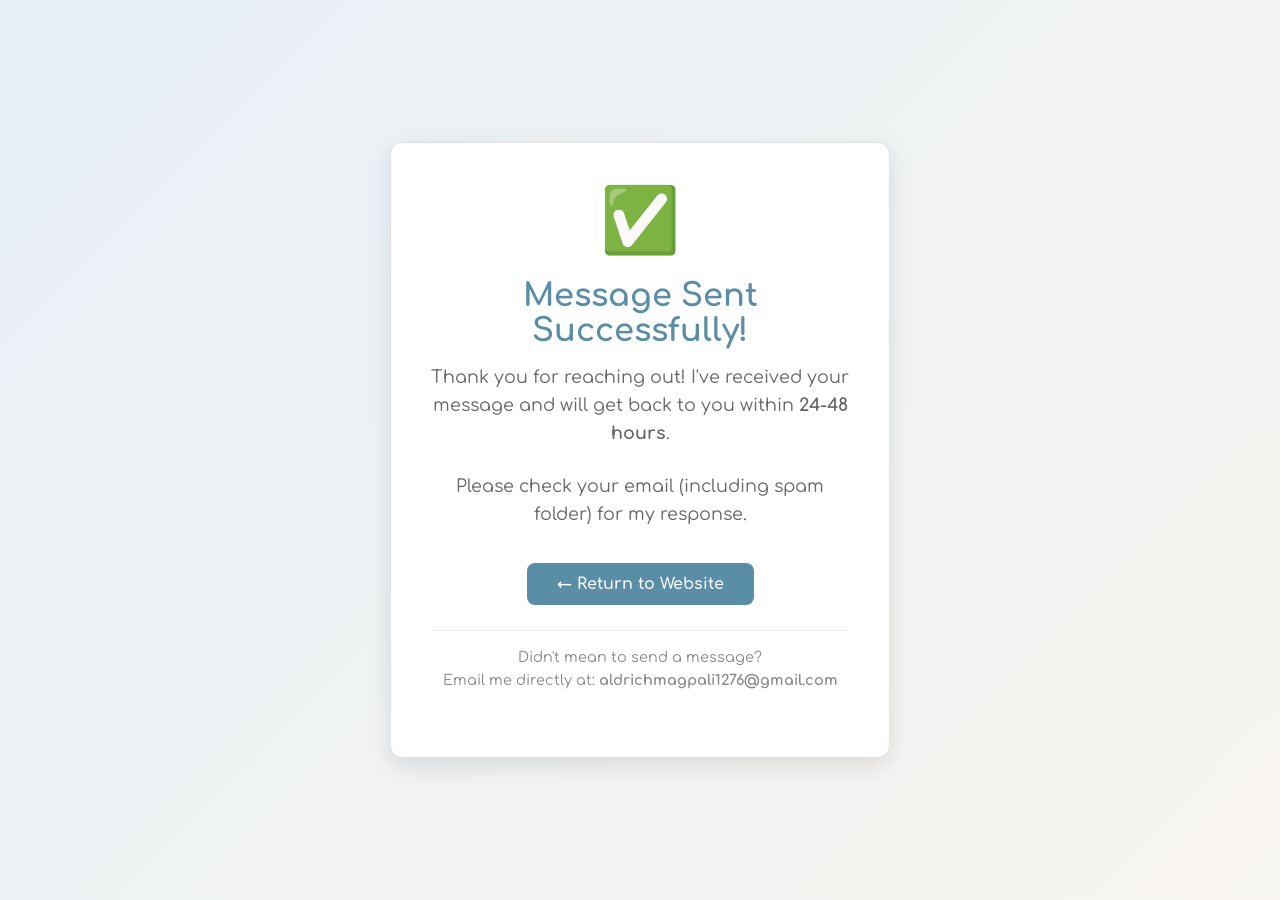
<file: subpages/thank-you.html>
<!DOCTYPE html>
<html lang="en">
<head>
    <link rel="icon" type="image/png" href="/images/favicons/favicon-96x96.png" sizes="96x96" />
    <link rel="icon" type="image/svg+xml" href="/images/favicons/favicon.svg" />
    <link rel="shortcut icon" href="/images/favicons/favicon.ico" />
    <link rel="apple-touch-icon" sizes="180x180" href="/images/favicons/apple-touch-icon.png" />
    <meta name="apple-mobile-web-app-title" content="Aldrich" />
    <link rel="manifest" href="/images/favicons/site.webmanifest" />
    <!-- Google tag (gtag.js) -->
<script async src="https://www.googletagmanager.com/gtag/js?id=G-1PS1X10VHP"></script>
<script>
  window.dataLayer = window.dataLayer || [];
  function gtag(){dataLayer.push(arguments);}
  gtag('js', new Date());

  gtag('config', 'G-1PS1X10VHP');
</script>
    <meta charset="UTF-8">
    <meta name="viewport" content="width=device-width, initial-scale=1.0">
    <title>Thank You! | Aldrich Magpali</title>
    <link href="https://fonts.googleapis.com/css2?family=Comfortaa:wght@300;400;500;600;700&display=swap" rel="stylesheet">
    <style>
        * {
            margin: 0;
            padding: 0;
            box-sizing: border-box;
        }
        
        body {
            font-family: 'Comfortaa', sans-serif;
            background: linear-gradient(135deg, #e8f0f7 0%, #f8f5f0 100%);
            min-height: 100vh;
            display: flex;
            align-items: center;
            justify-content: center;
            padding: 20px;
            color: #333;
        }
        
        .thank-you-container {
            max-width: 500px;
            width: 100%;
            text-align: center;
            background: white;
            padding: 40px;
            border-radius: 12px;
            box-shadow: 0 8px 24px rgba(0, 0, 0, 0.1);
            border: 1px solid #e0e0e0;
        }
        
        .success-icon {
            font-size: 4rem;
            margin-bottom: 20px;
        }
        
        h1 {
            color: #5a8da6;
            margin-bottom: 15px;
            font-size: 2rem;
        }
        
        p {
            color: #666;
            line-height: 1.6;
            margin-bottom: 25px;
            font-size: 1.1rem;
        }
        
        .btn {
            display: inline-block;
            background: #5a8da6;
            color: white;
            padding: 12px 30px;
            border-radius: 8px;
            text-decoration: none;
            font-weight: 600;
            font-size: 1rem;
            border: none;
            cursor: pointer;
            transition: all 0.3s ease;
            margin-top: 10px;
        }
        
        .btn:hover {
            background: #7ba9c0;
            transform: translateY(-2px);
            box-shadow: 0 4px 12px rgba(90, 141, 166, 0.2);
        }
        
        .note {
            font-size: 0.9rem;
            color: #888;
            margin-top: 25px;
            padding-top: 15px;
            border-top: 1px solid #eee;
        }
    </style>
</head>
<body>
    <div class="thank-you-container">
        <div class="success-icon">✅</div>
        <h1>Message Sent Successfully!</h1>
        <p>Thank you for reaching out! I've received your message and will get back to you within <strong>24-48 hours</strong>.</p>
        <p>Please check your email (including spam folder) for my response.</p>
        
        <a href="index.html" class="btn">← Return to Website</a>
        
        <p class="note">
            Didn't mean to send a message? <br>
            Email me directly at: <strong>aldrichmagpali1276@gmail.com</strong>
        </p>
    </div>
    
    <script>
        // Optional: Redirect back after 10 seconds
        setTimeout(() => {
            // Uncomment if you want auto-redirect:
            // window.location.href = "index.html";
        }, 10000);
    </script>
</body>
</html>
</file>
<file: college-prep/college-prep.css>
:root {
            /* Colors */
            --primary: #5a8da6;
            --primary-light: #7ba9c0;
            --primary-very-light: #e8f0f7;
            --secondary: #f8f5f0;
            --secondary-dark: #e8e2d5;
            --text: #333333;
            --text-light: #666666;
            --heading: #1e293b;
            --white: #ffffff;
            --off-white: #faf9f7;
            --off-white-very-light: #fcfcfc;
            --surface: #ffffff;
            --surface-soft: #eff6ff;
            --hero-bg: #eef6fb;
            --section-alt-bg: #f7fbff;
            --border: #e0e0e0;
            --success: #4caf50;
            --error: #f44336;
            
            /* Spacing */
            --space-xs: 0.5rem;
            --space-sm: 1rem;
            --space-md: 1.5rem;
            --space-lg: 2.5rem;
            --space-xl: 4rem;
            
            /* Typography */
            --font-xs: 0.875rem;
            --font-sm: 1rem;
            --font-md: 1.125rem;
            --font-lg: 1.5rem;
            --font-xl: 2rem;
            --font-xxl: 2.5rem;
            
            /* Borders */
            --radius: 8px;
            --radius-lg: 12px;
            
            /* Shadows */
            --shadow: 0 4px 12px rgba(0, 0, 0, 0.05);
            --shadow-lg: 0 8px 24px rgba(0, 0, 0, 0.08);
            --shadow-card: 0 6px 20px rgba(0, 0, 0, 0.06);
            
            /* Transitions */
            --transition: 0.7s ease-in-out;
            --transition-slow: 0.7s ease-in-out;
            --transition-speed: 0.35s;
            --transition-fast: 0.2s;
        }

        body.dark-mode {
            --primary: #7dd3fc;
            --primary-light: #38bdf8;
            --primary-very-light: #0f172a;
            --secondary: #111827;
            --secondary-dark: #0f172a;
            --text: #e2e8f0;
            --text-light: #cbd5e1;
            --heading: #ffffff;
            --white: #111827;
            --off-white: #0b1220;
            --off-white-very-light: #111827;
            --surface: #111827;
            --surface-soft: #172d3f;
            --hero-bg: #0f172a;
--section-alt-bg: #0b1220;
            --border: rgba(148, 163, 184, 0.22);
            --shadow: 0 18px 40px rgba(0, 0, 0, 0.25);
            --shadow-lg: 0 20px 50px rgba(0, 0, 0, 0.35);
            --shadow-card: 0 16px 40px rgba(0, 0, 0, 0.18);
        }
/* ===== FGLI Announcement Banner - Emoji Stays with First Line of Text ===== */
.announcement-banner {
    position: relative;
    width: 100%;
    background: linear-gradient(135deg, #333333 0%, #1e2f3f 100%);
    color: #ffffff;
    opacity: 1;
    z-index: 999;
    box-shadow: var(--shadow-lg);
    border-bottom: 2px solid #ffd966;
}

/* Hidden state */
.announcement-banner.banner-hidden {
    max-height: 0;
    opacity: 0;
    padding-top: 0;
    padding-bottom: 0;
    margin: 0;
    visibility: hidden;
    box-shadow: none;
}

/* Inner content wrapper */
.banner-inner {
    max-width: 1400px;
    margin: 0 auto;
    padding: 8px 16px;
    display: flex;
    flex-wrap: wrap;
    align-items: center;
    justify-content: space-between;
    gap: 10px;
}

/* Message group - emoji stays at top with first line of text */
.banner-message {
    display: flex;
    align-items: flex-start;
    gap: 10px;
    flex: 2;
    min-width: 200px;
}

/* Emoji icon - stays at top, doesn't drop down */
.banner-icon {
    background: rgba(255, 255, 255, 0.15);
    border-radius: 50%;
    width: 32px;
    height: 32px;
    display: inline-flex;
    align-items: center;
    justify-content: center;
    font-size: 1rem;
    flex-shrink: 0;
    line-height: 1;
    margin-top: 2px;
}

/* Text container - allows wrapping */
.banner-text {
    font-size: 0.85rem;
    line-height: 1.4;
    color: #ffffff;
    white-space: normal;
    flex: 1;
}

.banner-text strong {
    font-weight: 700;
    color: #ffd966;
}

.highlight-discount {
    background: #ffb347;
    color: #1e2f3f;
    font-weight: 800;
    padding: 2px 8px;
    border-radius: 50px;
    font-size: 0.75rem;
    margin: 0 2px;
    display: inline-block;
    white-space: nowrap;
}

/* CTA Button */
.banner-cta {
    background: #ffb347;
    border: none;
    padding: 6px 14px;
    border-radius: var(--radius);
    font-weight: 600;
    font-size: 0.8rem;
    color: #1e2f3f;
    cursor: pointer;
    transition: all var(--transition);
    font-family: 'Comfortaa', sans-serif;
    display: flex;
    align-items: center;
    gap: 6px;
    box-shadow: var(--shadow);
    white-space: nowrap;
    flex-shrink: 0;
}

/* Close (X) button */
.banner-close {
    background: rgba(255, 255, 255, 0.2);
    border: none;
    color: #ffffff;
    transition: all var(--transition);
    border-radius: 50%;
    width: 28px;
    height: 28px;
    display: inline-flex;
    align-items: center;
    justify-content: center;
    flex-shrink: 0;
}

.banner-close:hover {
    background: rgba(255, 255, 255, 0.35);
    transform: scale(1.1);
}

/* Slide down animation */
@keyframes bannerSlideDown {
    0% {
        transform: translateY(-100%);
        opacity: 0;
    }
    100% {
        transform: translateY(0);
        opacity: 1;
    }
}

.announcement-banner:not(.banner-hidden) {
    animation: bannerSlideDown 0.4s ease-out;
}

/* ===== DESKTOP (1200px and up) - 1 LINE ===== */
@media (min-width: 1200px) {
    .banner-inner {
        flex-wrap: nowrap;
        padding: 8px 24px;
    }
    
    .banner-message {
        flex-wrap: nowrap;
        flex: 1;
        align-items: center;
    }
    
    .banner-icon {
        margin-top: 0;
    }
    
    .banner-text {
        white-space: nowrap;
        font-size: 0.9rem;
    }
}

/* ===== MEDIUM DESKTOP / LAPTOP (900px to 1200px) ===== */
@media (min-width: 900px) and (max-width: 1199px) {
    .banner-inner {
        flex-wrap: nowrap;
        padding: 8px 20px;
        gap: 12px;
    }
    
    .banner-message {
        flex-wrap: wrap;
        gap: 8px;
        align-items: flex-start;
    }
    
    .banner-text {
        white-space: normal;
        font-size: 0.8rem;
    }
    
    .banner-icon {
        width: 28px;
        height: 28px;
        font-size: 0.9rem;
        margin-top: 2px;
    }
    
    .banner-cta {
        padding: 5px 12px;
        font-size: 0.75rem;
    }
}

/* ===== TABLET (768px to 899px) ===== */
@media (min-width: 768px) and (max-width: 899px) {
    .banner-inner {
        flex-wrap: wrap;
        padding: 8px 16px;
        gap: 8px;
    }
    
    .banner-message {
        flex: 1;
        min-width: auto;
        align-items: flex-start;
    }
    
    .banner-text {
        font-size: 0.75rem;
        white-space: normal;
    }
    
    .banner-icon {
        width: 28px;
        height: 28px;
        font-size: 0.85rem;
        margin-top: 2px;
    }
    
    .highlight-discount {
        font-size: 0.65rem;
        padding: 2px 6px;
    }
    
    .banner-cta {
        padding: 5px 10px;
        font-size: 0.7rem;
    }
}

/* ===== MOBILE (under 768px) - STACKED LAYOUT ===== */
@media (max-width: 767px) {
    .banner-inner {
        flex-direction: column;
        align-items: stretch;
        padding: 10px 16px;
        gap: 10px;
    }
    
    .banner-message {
        padding-right: 28px;
        align-items: center;
    }
    
    .banner-icon {
        margin-top: 0;
    }
    
    .banner-close {
        position: absolute;
        top: 10px;
        right: 10px;
    }
    
    .banner-text {
        font-size: 0.8rem;
    }
    
    .banner-cta {
        width: 100%;
        justify-content: center;
    }
}

/* ===== EXTRA SMALL (under 400px) ===== */
@media (max-width: 400px) {
    .banner-inner {
        padding: 8px 12px;
    }
    
    .banner-text {
        font-size: 0.7rem;
    }
    
    .highlight-discount {
        font-size: 0.6rem;
        padding: 1px 5px;
    }
    
    .banner-icon {
        width: 26px;
        height: 26px;
        font-size: 0.8rem;
        margin-top: 1px;
    }
    
    .banner-cta {
        padding: 5px 10px;
        font-size: 0.7rem;
    }
}

        /* ===== Reset & Base Styles ===== */
        * {
            margin: 0;
            padding: 0;
            box-sizing: border-box;
        }

        html {
            scroll-behavior: smooth;
            scroll-padding-top: 80px;
        }

        body {
            font-family: 'Comfortaa', sans-serif;
            line-height: 1.6;
            color: var(--text);
            background: linear-gradient(180deg, #f8fbfd 0%, #eef4f8 100%);
            min-height: 100vh;
            padding-top: 70px;
            overflow-x: hidden;
            transition: background 0.6s ease, color 0.6s ease;
        }

        body.dark-mode {
            background: #0b1220;
        }

        .container {
            width: 100%;
            max-width: 1200px;
            margin: 0 auto;
            padding: 0 var(--space-md);
        }

        /* ===== Typography ===== */
        h1, h2, h3, h4 {
            font-weight: 600;
            line-height: 1.3;
            color: var(--primary);
            margin-bottom: var(--space-sm);
        }

        h1 {
            font-size: clamp(2rem, 5vw, 3rem);
        }

        h2 {
            font-size: var(--font-xl);
        }

        h3 {
            font-size: var(--font-lg);
        }

        p {
            margin-bottom: var(--space-sm);
        }

        a {
            color: var(--primary);
            text-decoration: none;
            transition: color var(--transition);
        }

        a:hover {
            color: var(--primary-light);
        }

        /* ===== Header ===== */
        .header {
            position: fixed;
            top: 0;
            left: 0;
            right: 0;
            background-color: var(--white);
            box-shadow: var(--shadow);
            border-bottom: 1px solid var(--border);
            z-index: 1000;
            padding: 1rem 0;
        }

        .header-content {
            display: flex;
            justify-content: space-between;
            align-items: center;
        }

        .logo {
            display: flex;
            align-items: center;
            gap: var(--space-xs);
            font-weight: 600;
            color: var(--primary);
            font-size: var(--font-md);
        }

        .logo-icon {
            font-size: 1.5rem;
        }

        .logo-icon img {
            width: 30px;  /* Adjust to your preferred size */
            height: 30px;
            display: inline-block;
            vertical-align: middle; /* Aligns with text */
        }

        .logo-text {
            /* display: none; */
        }

        @media (min-width: 640px) {
            .logo-text {
                display: inline;
            }
        }

        @media (max-width: 350px) {
            .logo-text {
                display: none;
            }
            .logo-icon {
                display: none;
            }
        }
        /* ===== Menu Toggle ===== */
        .menu-toggle {
            display: flex;
            flex-direction: column;
            justify-content: space-between;
            width: 30px;
            height: 24px;
            background: none;
            border: none;
            cursor: pointer;
            padding: 0;
            z-index: 1001;
            transition: transform var(--transition);
        }

        .menu-toggle:hover {
            transform: scale(1.1);
        }

        .header-actions {
            display: flex;
            align-items: center;
            gap: 0.75rem;
        }

        .dark-mode-toggle {
    position: relative;
    width: 58px;
    height: 32px;
    border: 1px solid rgba(90, 141, 166, 0.35);
    background: rgba(90, 141, 166, 0.12);
    border-radius: 999px;
    cursor: pointer;
    padding: 0;
    display: flex;
    align-items: center;
    transition: background var(--transition), border-color var(--transition);
}

        .dark-mode-toggle::before,
        .dark-mode-toggle::after {
            position: absolute;
            top: 50%;
            transform: translateY(-50%);
            font-size: 0.8rem;
            pointer-events: none;
            content: '';
        }

        .dark-mode-toggle::before {
            left: 10px;
            opacity: 0.85;
        }

        .dark-mode-toggle::after {
            right: 10px;
            opacity: 0.45;
        }

        .dark-mode-toggle .toggle-thumb {
    position: absolute;
    left: 4px;
    top: 50%;
    transform: translateY(-50%);
    width: 24px;
    height: 24px;
    border-radius: 50%;
    background-color: #ffffff;
    box-shadow: 0 2px 6px rgba(0, 0, 0, 0.2);
    transition: left 0.2s ease-in-out;
}

        .dark-mode-toggle:hover {
            background-color: rgba(59, 130, 246, 0.18);
        }

        .dark-mode-toggle.active {
            border-color: rgba(59, 130, 246, 0.5);
            background: rgba(59, 130, 246, 0.18);
        }

        .dark-mode-toggle.active::before {
            opacity: 0;
        }

        .dark-mode-toggle.active::after {
            opacity: 1;
        }

        .dark-mode-toggle.active .toggle-thumb {
    left: calc(100% - 28px); 
    background-color: #fbbf24;
}

        .menu-toggle-line {
            display: block;
            width: 100%;
            height: 3px;
            background-color: var(--primary);
            border-radius: 2px;
            transition: all var(--transition-slow);
            transform-origin: center;
        }

        .menu-toggle.active .menu-toggle-line:nth-child(1) {
            transform: translateY(10px) rotate(45deg);
        }

        .menu-toggle.active .menu-toggle-line:nth-child(2) {
            opacity: 0;
            transform: scaleX(0);
        }

        .menu-toggle.active .menu-toggle-line:nth-child(3) {
            transform: translateY(-10px) rotate(-45deg);
        }

                /* ===== Social Links ===== */
        .social-links {
            display: flex;
            justify-content: center;
            gap: var(--space-md);
            margin: var(--space-lg) 0;
            flex-wrap: wrap;
        }

        .social-link {
            display: flex;
            align-items: center;
            justify-content: center;
            width: 44px;
            height: 44px;
            background-color: var(--primary-very-light);
            border-radius: 50%;
            color: var(--primary);
            font-size: 1.25rem;
            transition: all var(--transition);
            border: 1px solid var(--border);
            text-decoration: none;
        }

        .social-link i {
            font-size: 1.1rem;
        }

        .social-link:hover {
            background-color: var(--primary);
            color: var(--white);
            transform: translateY(-3px) scale(1.1);
            box-shadow: var(--shadow);
        }

        /* Optional: Platform-specific hover colors */
        .social-link:hover:nth-child(1) { background-color: #0077b5; border-color: #0077b5; } /* LinkedIn */
        .social-link:hover:nth-child(2) { background-color: #e4405f; border-color: #e4405f; } /* Instagram */
        /* .social-link:hover:nth-child(3) { background-color: #1da1f2; border-color: #1da1f2; } Twitter */
        .social-link:hover:nth-child(3) { background-color: #ff0000; border-color: #ff0000; } /* YouTube */
        .social-link:hover:nth-child(4) { background-color: #333; border-color: #333; } /* GitHub */
        .social-link:hover:nth-child(6) { background-color: #000000; border-color: #000000; } /* TikTok */

        /* Mobile responsive */
        @media (max-width: 767px) {
            .social-links {
                gap: var(--space-sm);
                margin: var(--space-md) 0;
            }
            
            .social-link {
                width: 40px;
                height: 40px;
            }
            
            .social-link i {
                font-size: 1rem;
            }
        }

        /* ===== Navigation ===== */
        .nav {
            display: none;
            opacity: 0;
            transform: translateY(-20px);
            transition: all var(--transition-slow);
        }

        .nav.active {
            display: block;
            opacity: 1;
            transform: translateY(0);
            animation: slideDown 0.4s ease-out;
        }

        /* ===== Dropdown Navigation ===== */
        .nav-item-has-children {
            position: relative;
        }

        .dropdown-icon {
            display: inline-block;
            margin-left: 4px;
            font-size: 0.8em;
            transition: transform var(--transition);
        }

        /* Desktop Dropdown Styles */
        /* Desktop Dropdown Styles - ONLY for 1000px and above */
/* Desktop Dropdown Styles - ONLY for 1000px and above */
@media (min-width: 100px) {
    .dropdown-menu {
        position: absolute;
        top: 100%;
        left: 50%;
        transform: translateX(-50%) translateY(-10px) perspective(1000px) rotateX(-5deg);
        transform-origin: top center;
        min-width: 200px;
        background-color: var(--white);
        border: 1px solid var(--border);
        border-radius: var(--radius);
        box-shadow: 0 15px 50px rgba(0, 0, 0, 0.1);
        padding: 0;
        opacity: 0;
        visibility: hidden;
        transition: opacity 0.25s ease, 
                    transform 0.35s cubic-bezier(0.25, 0.46, 0.45, 0.94),
                    visibility 0s linear 0.35s;
        z-index: 1000;
        list-style: none;
        overflow: hidden;
        will-change: transform, opacity;
        backface-visibility: hidden;
        -webkit-font-smoothing: antialiased;
    }
    
    .nav-item-has-children:hover .dropdown-menu {
        opacity: 1;
        visibility: visible;
        transform: translateX(-50%) translateY(0) perspective(1000px) rotateX(0);
        transition-delay: 0s;
    }
    
    .nav-item-has-children:hover .dropdown-icon {
        transform: rotate(180deg);
    }
    
    .dropdown-link {
        display: block;
        padding: 14px 24px;
        color: var(--text);
        font-size: var(--font-sm);
        font-weight: 500;
        transition: all 0.2s ease;
        white-space: nowrap;
        text-align: left;
        border-left: 3px solid transparent;
        transform: translateZ(0);
        backface-visibility: hidden;
    }
    
    .dropdown-link:hover {
        background-color: var(--primary-very-light);
        color: var(--primary);
        border-left-color: var(--primary);
    }
    
    /* Animate dropdown items */
    .dropdown-menu li {
        margin: 0;
        opacity: 0;
        transform: translateY(-5px);
        transition: all 0.2s ease;
    }
    
    .nav-item-has-children:hover .dropdown-menu li {
        opacity: 1;
        transform: translateY(0);
        transition-delay: calc(var(--index, 0) * 0.05s + 0.1s);
    }
}

/* Mobile & Tablet Dropdown Styles */
@media (max-width: 999px) {
    .dropdown-menu {
        max-height: 0;
        overflow: hidden;
        background: rgba(248, 249, 250, 0.9);
        border-radius: 8px;
        margin: 5px 0 0 15px;
        transition: max-height 0.35s cubic-bezier(0.4, 0, 0.2, 1);
        list-style: none;
        padding: 0;
        will-change: max-height;
    }
    
    .nav-item-has-children.active .dropdown-menu {
        max-height: 200px;
    }
    
    .dropdown-link {
        display: block;
        padding: 12px 20px;
        color: var(--text-light);
        font-size: var(--font-sm);
        transition: all 0.2s ease;
        border-radius: 6px;
        margin: 3px 8px;
        opacity: 0;
        transform: translateX(-15px);
        transition: opacity 0.3s ease, transform 0.3s ease;
    }
    
    .nav-item-has-children.active .dropdown-link {
        opacity: 1;
        transform: translateX(0);
    }
    
    /* Stagger animations */
    .nav-item-has-children.active .dropdown-link:nth-child(1) {
        transition-delay: 0.08s;
    }
    
    .nav-item-has-children.active .dropdown-link:nth-child(2) {
        transition-delay: 0.16s;
    }
    
    .dropdown-link:hover {
        color: var(--primary);
        background-color: var(--primary-very-light);
        transform: translateX(4px);
    }
}

        /* Mobile & Tablet Dropdown Styles - for everything below 1000px */
        @media (max-width: 999px) {
            .dropdown-menu {
                max-height: 0;
                overflow: hidden;
                background-color: rgba(0, 0, 0, 0.02);
                border-radius: var(--radius);
                margin: 5px 0 0 0;
                transition: max-height 0.5s cubic-bezier(0.25, 0.46, 0.45, 0.94), 
                            padding 0.3s ease,
                            margin 0.3s ease;
                list-style: none;
                padding-left: 20px;
            }
            
            .nav-item-has-children.active .dropdown-menu {
                max-height: 300px;
                padding-top: 10px;
                padding-bottom: 10px;
                margin-top: 8px;
                margin-bottom: 5px;
            }
            
            .dropdown-link {
                display: block;
                padding: 10px 15px;
                color: var(--text-light);
                font-size: var(--font-sm);
                transition: all 0.3s cubic-bezier(0.25, 0.46, 0.45, 0.94);
                border-radius: 4px;
                margin: 2px 0;
            }
            
            .dropdown-link:hover {
                color: var(--primary);
                background-color: var(--primary-very-light);
                padding-left: 20px;
                transform: translateX(5px);
            }
        }

        @keyframes slideDown {
            0% {
                opacity: 0;
                transform: translateY(-20px);
            }
            100% {
                opacity: 1;
                transform: translateY(0);
            }
        }

        @media (min-width: 768px) and (max-width: 999px) {
            .nav.active {
                position: fixed;
                top: 70px;
                left: 0;
                right: 0;
                background-color: var(--white);
                padding: var(--space-md);
                box-shadow: var(--shadow-lg);
                border-top: 1px solid var(--border);
                z-index: 999;
            }
            
            .nav-list {
                display: flex;
                flex-direction: column;
                gap: var(--space-md);
                list-style: none; /* ← This fixes the bullet issue */
            }
            
            .nav-link {
                display: block;
                padding: var(--space-sm);
                color: var(--text);
                font-weight: 500;
                font-size: var(--font-md);
                border-radius: var(--radius);
                transition: all var(--transition);
                opacity: 0;
                transform: translateX(-20px);
            }
            
            .nav.active .nav-link {
                opacity: 1;
                transform: translateX(0);
            }
        }

        @media (min-width: 1100px) {
            .menu-toggle {
                display: none;
            }
            
            .nav {
                display: block;
                opacity: 1;
                transform: translateY(0);
            }
            
            .nav-list {
                display: flex;
                gap: var(--space-lg);
                list-style: none;
            }
            
            .nav-link {
                color: var(--text);
                font-weight: 500;
                font-size: var(--font-sm);
                padding: var(--space-xs) 0;
                position: relative;
            }
            
            .nav-link::after {
                content: '';
                position: absolute;
                bottom: 0;
                left: 0;
                width: 0;
                height: 2px;
                background-color: var(--primary);
                transition: width var(--transition-fast);
            }
            
            .nav-link:hover::after {
                width: 100%;
            }
        }

        /* Mobile Navigation */
        @media (max-width: 767px) {
            .nav.active {
                position: fixed;
                top: 70px;
                left: 0;
                right: 0;
                background-color: var(--white);
                padding: var(--space-md);
                box-shadow: var(--shadow-lg);
                border-top: 1px solid var(--border);
                z-index: 999;
            }
            
            .nav-list {
                display: flex;
                flex-direction: column;
                gap: var(--space-md);
                list-style: none;
            }
            
            .nav-link {
                display: block;
                padding: var(--space-sm);
                color: var(--text);
                font-weight: 500;
                font-size: var(--font-md);
                border-radius: var(--radius);
                transition: all var(--transition);
                opacity: 0;
                transform: translateX(-20px);
            }
            
            .nav.active .nav-link {
                opacity: 1;
                transform: translateX(0);
            }
            
            .nav.active .nav-link:nth-child(1) {
                transition-delay: 0.1s;
            }
            
            .nav.active .nav-link:nth-child(2) {
                transition-delay: 0.15s;
            }
            
            .nav.active .nav-link:nth-child(3) {
                transition-delay: 0.2s;
            }
            
            .nav.active .nav-link:nth-child(4) {
                transition-delay: 0.25s;
            }
            
            .nav.active .nav-link:nth-child(5) {
                transition-delay: 0.3s;
            }
            
            .nav.active .nav-link:nth-child(6) {
                transition-delay: 0.35s;
            }
            
            .nav-link:hover {
                background-color: var(--secondary);
                transform: translateX(5px);
            }
        }

        /* ===== Hero Section ===== */
        .hero {
            background: var(--hero-bg);
            padding: calc(var(--space-xl) + 1.5rem) 0;
            position: relative;
            overflow: hidden;
            min-height: 88vh;
            display: flex;
            align-items: center;
        }

        .hero::before {
            content: '';
            position: absolute;
            top: 0;
            left: 0;
            right: 0;
            bottom: 0;
            background: radial-gradient(circle at 20% 80%, rgba(90, 141, 166, 0.05) 0%, transparent 45%),
                        radial-gradient(circle at 80% 20%, rgba(248, 245, 240, 0.12) 0%, transparent 48%);
            z-index: 1;
        }

        .hero-grid {
            position: relative;
            z-index: 2;
            display: grid;
            grid-template-columns: 1fr;
            gap: calc(var(--space-xl) + 0.5rem);
            margin-bottom: var(--space-lg);
        }

        @media (min-width: 992px) {
            .hero-grid {
                grid-template-columns: 1.05fr 0.95fr;
                align-items: center;
                gap: var(--space-xl);
            }
        }

        /* Hero Content */
        .hero-badge {
            display: inline-flex;
            align-items: center;
            gap: var(--space-xs);
            background-color: var(--white);
            padding: var(--space-xs) var(--space-sm);
            border-radius: 50px;
            box-shadow: var(--shadow);
            margin-bottom: var(--space-lg);
            border: 1px solid var(--border);
            animation: fadeInUp 0.6s ease-out 0.2s both;
        }

        .badge-icon {
            font-size: 1.25rem;
        }

        .badge-text {
            font-size: var(--font-sm);
            font-weight: 600;
            color: var(--primary);
        }

        .hero-title {
            font-size: clamp(2.5rem, 5vw, 3.8rem);
            line-height: 1.05;
            margin-bottom: var(--space-md);
            color: var(--text);
            animation: fadeInUp 0.6s ease-out 0.3s both;
        }

        .hero-subtitle {
            font-size: clamp(1rem, 2vw, 1.25rem);
            color: var(--text-light);
            margin-bottom: var(--space-lg);
            line-height: 1.75;
            animation: fadeInUp 0.6s ease-out 0.4s both;
            max-width: 38rem;
        }

        .hero-features {
            display: flex;
            flex-direction: column;
            gap: var(--space-sm);
            margin-bottom: var(--space-lg);
        }

        .feature {
            display: flex;
            align-items: center;
            gap: var(--space-sm);
            animation: fadeInUp 0.6s ease-out both;
        }

        .feature:nth-child(1) { animation-delay: 0.5s; }
        .feature:nth-child(2) { animation-delay: 0.6s; }
        .feature:nth-child(3) { animation-delay: 0.7s; }

        .feature-icon {
            font-size: 1.25rem;
            background-color: var(--white);
            width: 36px;
            height: 36px;
            border-radius: 50%;
            display: flex;
            align-items: center;
            justify-content: center;
            box-shadow: var(--shadow);
            flex-shrink: 0;
            transition: all var(--transition);
        }

        .feature-text {
            font-size: var(--font-sm);
            color: var(--text);
            transition: color var(--transition);
        }

        .hero-actions {
            display: flex;
            flex-wrap: wrap;
            gap: var(--space-md);
            margin-bottom: var(--space-xs);
        }

        .btn {
            display: inline-flex;
            align-items: center;
            justify-content: center;
            padding: calc(var(--space-sm) + 0.1rem) var(--space-lg);
            border-radius: 999px;
            font-weight: 700;
            font-size: var(--font-sm);
            text-decoration: none;
            transition: transform var(--transition), box-shadow var(--transition), background-color var(--transition);
            cursor: pointer;
            border: 2px solid transparent;
            /* animation: fadeInUp 0.6s ease-out 0.8s backwards; */
        }

        .btn-primary {
            background-color: var(--primary);
            color: var(--white);
            box-shadow: 0 18px 38px rgba(90, 141, 166, 0.18);
        }

        .btn-primary:hover {
            background-color: var(--primary-light);
            transform: translateY(-1px);
            box-shadow: 0 20px 45px rgba(90, 141, 166, 0.22);
            color: var(--white);
        }

        .btn-outline {
            background-color: rgba(255,255,255,0.95);
            color: var(--primary);
            border-color: rgba(90, 141, 166, 0.25);
            box-shadow: 0 12px 24px rgba(90, 141, 166, 0.06);
        }

        body.dark-mode .btn-outline {
            background-color: rgba(17, 24, 39, 0.95);
            color: var(--primary);
        }

        .btn-outline:hover {
            background-color: var(--primary);
            color: var(--white);
            transform: translateY(-1px);
            box-shadow: 0 20px 40px rgba(90, 141, 166, 0.16);
        }

        .hero-note {
            background-color: rgba(255, 255, 255, 0.9);
            padding: var(--space-md);
            border-radius: var(--radius);
            border-left: 4px solid var(--primary);
            font-size: var(--font-sm);
            max-width: 500px;
            margin-top: var(--space-lg);
            animation: fadeInUp 0.6s ease-out 0.9s both;
        }

        .hero-note p {
            margin-bottom: 0;
        }

        /* Hero Visual */
        .hero-visual {
            position: relative;
            min-height: 300px;
            display: none;
        }

        @media (min-width: 992px) {
            .hero-visual {
                display: block;
            }
        }

        .visual-elements {
            position: relative;
            height: 300px;
        }

        /* Paper Animation Styles */
        .paper {
            position: absolute;
            top: 20px;
            left: 20px;
            width: 180px;
            height: 200px;
            background: linear-gradient(to bottom, #fff 0%, #f9f9f9 100%);
            border: 1px solid var(--border);
            border-radius: var(--radius);
            padding: var(--space-md);
            box-shadow: var(--shadow-lg);
            transform: rotate(-5deg);
            transition: all var(--transition);
            animation: fadeInRight 0.8s ease-out 0.3s both, paperFloat 6s ease-in-out infinite 1s;
        }

        body.dark-mode .paper {
            background: linear-gradient(to bottom, #1f2937 0%, #111827 100%);
        }

        .paper:hover {
            transform: rotate(-2deg) scale(1.05);
            box-shadow: 0 12px 30px rgba(0, 0, 0, 0.15);
            /* z-index: 10; */
        }

        /* Paper floating animation */
        @keyframes paperFloat {
            0%, 100% { 
                transform: rotate(-5deg) translateY(0); 
            }
            50% { 
                transform: rotate(5deg) translateY(-10px); 
            }
        }

        @keyframes paperFloatnonrotate {
            0%, 100% { 
                transform: rotate(5deg) translateY(0); 
            }
            50% { 
                transform: rotate(-5deg) translateY(-10px); 
            }
        }

        /* Paper line animations */
        .paper-lines {
            display: flex;
            flex-direction: column;
            gap: 8px;
            margin-bottom: var(--space-sm);
        }

        .paper .line {
            height: 1px;
            background-color: var(--border);
            transition: all var(--transition);
            position: relative;
            overflow: hidden;
        }

        .paper:hover .line {
            background-color: var(--primary-light);
            transform: scaleX(1.1);
        }

        .paper .line:nth-child(1) { 
            width: 100%; 
            transition-delay: 0.1s;
        }
        .paper .line:nth-child(2) { 
            width: 95%; 
            transition-delay: 0.2s;
        }
        .paper .line:nth-child(3) { 
            width: 100%; 
            transition-delay: 0.3s;
        }
        .paper .line:nth-child(4) { 
            width: 90%; 
            transition-delay: 0.4s;
        }

        /* Paper text animation */
        .paper-text {
            font-style: italic;
            color: var(--text-light);
            font-size: var(--font-sm);
            padding: var(--space-xs);
            background-color: var(--primary-very-light);
            border-radius: 4px;
            transition: all var(--transition);
            position: relative;
            overflow: hidden;
        }

        .paper:hover .paper-text {
            color: var(--primary);
            background-color: var(--white);
            transform: translateY(-2px);
            box-shadow: 0 4px 8px rgba(0,0,0,0.1);
        }

        /* Paper crumple effect on hover */
        .paper::before {
            content: '';
            position: absolute;
            top: 0;
            left: 0;
            right: 0;
            bottom: 0;
            background: linear-gradient(135deg, transparent 30%, rgba(255,255,255,0.8) 50%, transparent 70%);
            opacity: 0;
            transition: opacity var(--transition);
            pointer-events: none;
        }

        .paper:hover::before {
            opacity: 0.3;
        }

        /* Pencil */
        .pencil {
            position: absolute;
            bottom: 60px;
            right: 60px;
            width: 120px;
            height: 12px;
            transform: rotate(30deg);
            transition: transform var(--transition);
            animation: fadeInRight 0.8s ease-out 0.5s both;
        }

        .pencil:hover {
            transform: rotate(28deg) scale(1.1);
        }

        .pencil-tip {
            position: absolute;
            left: -8px;
            top: 50%;
            transform: translateY(-50%);
            width: 0;
            height: 0;
            border-top: 6px solid transparent;
            border-bottom: 6px solid transparent;
            border-left: 8px solid #666;
        }

        .pencil-body {
            position: absolute;
            left: 0;
            top: 0;
            width: 100%;
            height: 100%;
            background: linear-gradient(90deg, #ff9e6d 0%, #ff9e6d 10%, #ffcc00 10%, #ffcc00 90%, #ff6b6b 90%, #ff6b6b 100%);
            border-radius: 2px;
            box-shadow: 2px 2px 4px rgba(0,0,0,0.2);
        }

        .pencil-eraser {
            position: absolute;
            right: -4px;
            top: 2px;
            width: 8px;
            height: 8px;
            background-color: #ff6b6b;
            border-radius: 0 2px 2px 0;
        }

        /* Graduation Cap Emoji (Replaces Book Stack) */
        .graduation-cap {
            position: absolute;
            bottom: 40px;
            left: 100px;
            width: 80px;
            height: 80px;
            font-size: 4.5rem;
            display: flex;
            align-items: center;
            justify-content: center;
            transition: transform var(--transition);
            filter: drop-shadow(2px 2px 4px rgba(0,0,0,0.2));
            animation: fadeInRight 0.8s ease-out 0.3s both, float 7s ease-in-out infinite 1s;
        }

        .graduation-cap:hover {
            transform: translateY(-5px) scale(1.1);
        }

        @keyframes float {
            0%, 100% { 
                transform: rotate(5deg) translateY(15px); 
            }
            50% { 
                transform: rotate(-5deg) translateY(-15px); 
            }
        }

        /* Quote */
        .quote {
            position: absolute;
            top: 60px;
            right: 30px;
            width: 220px;
            background-color: var(--white);
            padding: var(--space-md);
            border-radius: var(--radius);
            box-shadow: var(--shadow-lg);
            border: 1px solid var(--border);
            transform: rotate(3deg);
            transition: transform var(--transition);
            animation: fadeInRight 0.8s ease-out 0.3s both, paperFloatnonrotate 15s ease-in-out infinite 1s;
        }

        .quote:hover {
            transform: rotate(0deg) scale(1.05);
        }

        .quote-mark {
            font-size: 3rem;
            color: var(--primary-light);
            font-family: Georgia, serif;
            line-height: 1;
            margin-bottom: var(--space-xs);
        }

        .quote-content p {
            font-style: italic;
            color: var(--text);
            margin-bottom: var(--space-xs);
            font-weight: 500;
            line-height: 1.4;
        }

        .quote-author {
            font-size: var(--font-xs);
            color: var(--text-light);
            text-align: right;
            font-style: italic;
        }

        /* Hero Stats */
        .hero-stats {
            display: flex;
            justify-content: center;
            gap: var(--space-xl);
            padding-top: var(--space-lg);
            border-top: 1px solid rgba(90, 141, 166, 0.1);
            position: relative;
            z-index: 2;
            flex-wrap: wrap;
            margin-top: var(--space-md);
        }

        .stat {
            text-align: center;
            min-width: 120px;
            animation: fadeInUp 0.6s ease-out both;
            transition: transform var(--transition);
        }

        .stat:hover {
            transform: translateY(-5px);
        }

        .stat:nth-child(1) { animation-delay: 1s; }
        .stat:nth-child(2) { animation-delay: 1.1s; }
        .stat:nth-child(3) { animation-delay: 1.2s; }

        .stat-number {
            font-size: var(--font-xl);
            font-weight: 700;
            color: var(--primary);
            margin-bottom: var(--space-xs);
            transition: color var(--transition);
        }

        .stat:hover .stat-number {
            color: var(--primary-light);
        }

        .stat-label {
            font-size: var(--font-sm);
            color: var(--text-light);
        }

        /* Fixed Scroll Hint - Only shows when there's space */
        .scroll-hint {
            position: absolute;
            bottom: 20px;
            left: 50%;
            transform: translateX(-50%);
            display: flex;
            flex-direction: column;
            align-items: center;
            gap: var(--space-xs);
            z-index: 2;
            opacity: 0.7;
            animation: bounce 2s infinite ease-in-out 1.5s;
            display: none; /* Hidden by default */
        }

        @media (min-height: 700px) {
            .scroll-hint {
                display: none;
            }
        }

        .scroll-hint span {
            font-size: var(--font-xs);
            color: var(--text-light);
            letter-spacing: 1px;
        }

        .scroll-hint .arrow {
            font-size: 1.5rem;
            color: var(--primary);
        }

        @keyframes bounce {
            0%, 100% { transform: translateX(-50%) translateY(0); }
            50% { transform: translateX(-50%) translateY(-10px); }
        }

        /* Animation Keyframes */
        @keyframes fadeInUp {
            from {
                opacity: 0;
                transform: translateY(20px);
            }
            to {
                opacity: 1;
                transform: translateY(0);
            }
        }

        @keyframes fadeInRight {
            from {
                opacity: 0;
                transform: translateX(20px);
            }
            to {
                opacity: 1;
                transform: translateX(0);
            }
        }

        /* ===== Section Common Styles ===== */
        .section {
            padding: var(--space-xl) 0;
            opacity: 0;
            transform: translateY(20px);
            transition: all 0.8s ease-out;
        }

        .section.visible {
            opacity: 1;
            transform: translateY(0);
        }

        .section-header {
            text-align: center;
            margin-bottom: calc(var(--space-lg) + 0.5rem);
            max-width: 680px;
            margin-left: auto;
            margin-right: auto;
            position: relative;
        }

        .section-header::after {
            content: '';
            display: block;
            width: 64px;
            height: 4px;
            border-radius: 999px;
            background: linear-gradient(90deg, var(--primary), var(--primary-light));
            margin: var(--space-md) auto 0;
            opacity: 0.85;
        }

        .section-subtitle {
            font-size: var(--font-sm);
            color: var(--text-light);
            margin: 0 auto var(--space-lg);
            max-width: 620px;
            line-height: 1.7;
        }

        /* ===== About Section ===== */
        .about {
            background-color: var(--white);
        }

        .about-content {
            max-width: 1000px;
            margin: 0 auto;
        }

        .profile {
            display: flex;
            flex-direction: column;
            gap: var(--space-lg);
        }

        @media (min-width: 768px) {
            .profile {
                flex-direction: row;
                align-items: flex-start;
            }
        }

        .profile-image {
            text-align: center;
            flex-shrink: 0;
        }

        @media (min-width: 768px) {
            .profile-image {
                width: 40%;
            }
        }

        .image-placeholder {
            width: 200px;
            height: 200px;
            border-radius: 50%;
            background-color: var(--primary-very-light);
            display: flex;
            align-items: center;
            justify-content: center;
            margin: 0 auto var(--space-sm);
            border: 4px solid var(--secondary);
            box-shadow: var(--shadow-lg);
            transition: transform var(--transition);
        }

        .profile-photo {
            width: 200px;
            height: 200px;
            border-radius: 50%;
            object-fit: cover;
            margin: 0 auto var(--space-sm);
            border: 4px solid var(--secondary);
            box-shadow: var(--shadow-lg);
            transition: transform var(--transition);
            display: block;
        }

.profile-image:hover .profile-photo {
    transform: scale(1.05);
}

        .profile-image:hover .image-placeholder {
            transform: scale(1.05);
        }

        .initials {
            font-size: 3.5rem;
            font-weight: 600;
            color: var(--primary);
            transition: color var(--transition);
        }

        .profile-image:hover .initials {
            color: var(--primary-light);
        }

        .profile-caption {
            font-size: var(--font-sm);
            color: var(--text-light);
            font-style: italic;
        }

        .profile-text {
            flex: 1;
        }

        @media (min-width: 768px) {
            .profile-text {
                width: 60%;
            }
        }

        .intro {
            font-size: var(--font-md);
            margin-bottom: var(--space-md);
        }

        .disclaimer-box {
            background-color: var(--primary-very-light);
            border-left: 4px solid var(--primary);
            padding: var(--space-md);
            margin: var(--space-md) 0;
            border-radius: 0 var(--radius) var(--radius) 0;
            transition: transform var(--transition);
        }

        /* .disclaimer-box:hover {
            transform: translateX(5px);
        } */

        /* Free Products Section */
        .free-products {
        padding: 4rem 2rem;
        background: var(--section-alt-bg);
        margin-top: 0;
        }

        .section-header {
        text-align: center;
        margin-bottom: 3rem;
        }

        .section-header h2 {
        font-size: 2.5rem;
        color: var(--heading);
        margin-bottom: 0.5rem;
        }

        .section-header .subtitle {
        color: var(--text-light);
        font-size: 1.1rem;
        max-width: 600px;
        margin: 0 auto;
        }

        /* Products Grid */
        .products-grid {
        display: grid;
        grid-template-columns: repeat(auto-fit, minmax(280px, 1fr));
        gap: 2rem;
        max-width: 1200px;
        margin: 0 auto 3rem;
        }

        .product-card {
        background: white;
        border-radius: 12px;
        padding: 2rem;
        box-shadow: 0 4px 6px -1px rgba(0, 0, 0, 0.1);
        border: 1px solid var(--border);
        transition: transform 0.3s ease, box-shadow 0.3s ease;
        position: relative;
        }

        body.dark-mode .product-card {
            background: #111827;
            border-color: rgba(148, 163, 184, 0.18);
            box-shadow: 0 12px 28px rgba(0, 0, 0, 0.35);
        }

        /* .product-card:hover {
        transform: translateY(-5px);
        box-shadow: 0 10px 15px -3px rgba(0, 0, 0, 0.1);
        } */

        .product-badge {
        position: absolute;
        top: -10px;
        right: 20px;
        background: #10b981;
        color: white;
        padding: 0.25rem 1rem;
        border-radius: 20px;
        font-weight: 600;
        font-size: 0.875rem;
        }

        .product-icon {
        font-size: 2.5rem;
        margin-bottom: 1rem;
        }

        .product-card h3 {
        color: var(--heading);
        margin-bottom: 1rem;
        font-size: 1.5rem;
        }

        body.dark-mode .product-card h3 {
            color: var(--heading);
        }

        .product-card > p {
        color: var(--text-light);
        margin-bottom: 1.5rem;
        line-height: 1.6;
        }

        .product-features {
        margin: 1.5rem 0;
        padding-left: 1.5rem;
        }

        .product-features li {
        color: var(--text-light);
        margin-bottom: 0.5rem;
        position: relative;
        list-style: none;
        }

        .product-features li:before {
        content: "✓";
        color: #10b981;
        position: absolute;
        left: -1.5rem;
        }

        .download-btn {
        display: inline-block;
        background: #3b82f6;
        color: white;
        padding: 0.75rem 1.5rem;
        border-radius: 8px;
        text-decoration: none;
        font-weight: 600;
        transition: background 0.3s ease;
        width: 100%;
        text-align: center;
        margin-top: 1rem;
        }

        .download-btn:hover {
        background: #2563eb;
        }

        .cta-footer {
        text-align: center;
        padding-top: 2rem;
        border-top: 1px solid #e2e8f0;
        max-width: 600px;
        margin: 0 auto;
        }

        .cta-footer a {
        color: #3b82f6;
        text-decoration: none;
        font-weight: 600;
        }

        .cta-footer a:hover {
        text-decoration: underline;
        }

        /* Mobile Responsive */
        @media (max-width: 1000px) {
        .free-products {
            padding: 3rem 1rem;
        }
        
        .section-header h2 {
            font-size: 2rem;
        }
        
        .products-grid {
            grid-template-columns: 1fr;
            gap: 1.5rem;
        }
        
        .product-card {
            padding: 1.5rem;
        }
        }

        /* ===== Services Section ===== */
        .services {
            background: var(--section-alt-bg);
        }

        .product-image {
            width: 100%;
            height: auto;  /* This lets it grow naturally */
            background: var(--primary-very-light);
            display: flex;
            align-items: center;
            justify-content: center;
            font-size: 4rem;
            color: var(--primary);
            transition: all var(--transition);
            overflow: hidden;
        }

.product-image img {
    width: 100%;
    height: auto;
    display: block;
}

        .services-grid {
            display: grid;
            grid-template-columns: 1fr;
            gap: var(--space-lg);
            margin-bottom: var(--space-lg);
        }

        @media (min-width: 768px) {
            .services-grid {
                grid-template-columns: repeat(2, 1fr);
            }
        }

        @media (min-width: 1000px) {
            .services-grid {
                grid-template-columns: repeat(3, 1fr);
            }
        }

        .service-card {
            background-color: var(--white);
            border-radius: var(--radius-lg);
            overflow: hidden;
            box-shadow: var(--shadow-card);
            transition: transform var(--transition), box-shadow var(--transition);
            border: 1px solid var(--border);
            display: flex;
            flex-direction: column;
            height: 100%;
            opacity: 0;
            transform: translateY(20px);
            transition: all 0.6s ease-out;
        }

        .service-card.visible {
            opacity: 1;
            transform: translateY(0);
        }

        .service-card:nth-child(1) { transition-delay: 0.1s; }
        .service-card:nth-child(2) { transition-delay: 0.2s; }
        .service-card:nth-child(3) { transition-delay: 0.3s; }

        /* .service-card:hover {
            transform: translateY(-8px);
            box-shadow: 0 12px 30px rgba(0, 0, 0, 0.1);
        } */

        .service-header {
            padding: var(--space-lg) var(--space-lg) var(--space-md);
            background-color: var(--primary-very-light);
            border-bottom: 1px solid var(--border);
            transition: background-color var(--transition);
        }

        /* .service-card:hover .service-header {
            background-color: var(--primary-light);
        } */

        /* .service-card:hover .service-header h3 {
            color: var(--white);
        } */

        .service-header h3 {
            margin-bottom: 0;
            transition: color var(--transition);
        }

        .service-body {
            padding: var(--space-lg);
            flex: 1;
        }

        .service-features {
            list-style: none;
            margin-top: var(--space-md);
        }

        .service-features li {
            margin-bottom: var(--space-sm);
            padding-left: 1.5rem;
            position: relative;
            transition: transform var(--transition);
        }

        .service-features li:hover {
            transform: translateX(5px);
            color: var(--primary);
        }

        .service-features li::before {
            content: "✓";
            position: absolute;
            left: 0;
            color: var(--primary);
            font-weight: bold;
        }

        .service-footer {
            padding: 0 var(--space-lg) var(--space-lg);
        }

        .service-btn {
            display: block;
            text-align: center;
            background-color: var(--primary);
            color: var(--white);
            padding: var(--space-sm) var(--space-md);
            border-radius: var(--radius);
            font-weight: 600;
            text-decoration: none;
            transition: background-color var(--transition), transform var(--transition);
        }

        .service-btn:hover {
            background-color: var(--primary-light);
            color: var(--white);
            /* transform: translateY(-2px); */
        }

        .services-note {
            background-color: var(--white);
            padding: var(--space-md);
            border-radius: var(--radius);
            text-align: center;
            border-left: 4px solid var(--primary);
            font-size: var(--font-sm);
            color: var(--text-light);
            transition: transform var(--transition);
        }

        .services-note:hover {
            transform: translateY(-3px);
        }

        .pricing-block {
    text-align: center;
    margin-bottom: 1rem;
    padding: 1rem;
    background: var(--surface-soft);
    border-radius: 8px;
}

.original-price {
    text-decoration: line-through;
    color: var(--text-light);
    font-size: 0.875rem;
}

.current-price {
    font-size: 2rem;
    font-weight: 700;
    color: var(--heading);
    line-height: 1;
}

.price-frequency {
    font-size: 0.875rem;
    color: var(--text-light);
    margin-top: 0.25rem;
}

        /* ===== Essays Section ===== */
        .essays {
            background-color: var(--white);
        }

        .essays-intro {
            text-align: center;
            max-width: 800px;
            margin: 0 auto var(--space-lg);
            font-size: var(--font-md);
            color: var(--text-light);
        }

        .essays-accordion {
            max-width: 800px;
            margin: 0 auto;
        }

        .accordion-item {
            border: 1px solid var(--border);
            border-radius: var(--radius);
            margin-bottom: var(--space-sm);
            overflow: hidden;
            background-color: var(--off-white);
            transition: all var(--transition);
        }

        .accordion-toggle {
            width: 100%;
            background-color: var(--white);
            border: none;
            padding: var(--space-md) var(--space-lg);
            text-align: left;
            display: flex;
            justify-content: space-between;
            align-items: center;
            cursor: pointer;
            font-family: 'Comfortaa', sans-serif;
            font-size: var(--font-md);
            transition: background-color var(--transition);
        }

        .accordion-toggle:hover {
            background-color: var(--secondary);
        }

        .accordion-toggle h3 {
            margin-bottom: 0;
            flex: 1;
        }

        .accordion-icon {
            font-size: 1.5rem;
            font-weight: 300;
            color: var(--primary);
            transition: transform var(--transition-slow);
        }

        .accordion-item.active .accordion-icon {
            transform: rotate(45deg);
        }

        .accordion-content {
            padding: 0 var(--space-lg);
            max-height: 0;
            overflow: hidden;
            transition: all var(--transition-slow);
        }

        .accordion-item.active .accordion-content {
            padding: var(--space-md) var(--space-lg) var(--space-lg);
            max-height: 1000px;
        }

                /* ===== Purchase Essays Section ===== */
        .purchase-essays {
            background-color: var(--white);
            padding: var(--space-xl) 0;
        }

        .essay-samples {
            max-width: 1000px;
            margin: 0 auto;
        }

        .essay-sample {
            background: var(--white);
            border-radius: var(--radius-lg);
            padding: var(--space-lg);
            margin-bottom: var(--space-lg);
            border: 1px solid var(--border);
            box-shadow: var(--shadow);
            display: flex;
            flex-direction: column;
            gap: var(--space-md);
            transition: transform var(--transition), box-shadow var(--transition);
        }

        /* .essay-sample:hover {
            transform: translateY(-5px);
            box-shadow: var(--shadow-lg);
        } */

        .essay-sample-header {
            display: flex;
            justify-content: space-between;
            align-items: flex-start;
            gap: var(--space-md);
        }

        .essay-sample-header h3 {
            color: var(--primary);
            margin-bottom: var(--space-xs);
        }

        .essay-tags {
            display: flex;
            gap: var(--space-xs);
            flex-wrap: wrap;
            margin-top: var(--space-sm);
        }

        .essay-tag {
            background: var(--primary-very-light);
            color: var(--primary);
            padding: 4px 12px;
            border-radius: 20px;
            font-size: var(--font-xs);
            font-weight: 500;
        }

        .essay-sample-content {
            flex: 1;
        }

        .essay-excerpt {
            background: var(--off-white-very-light);
            padding: var(--space-md);
            border-radius: var(--radius);
            border-left: 3px solid var(--primary);
            font-style: italic;
            line-height: 1.6;
            margin: var(--space-md) 0;
            position: relative;
        }

        .essay-excerpt::before {
            content: '"';
            position: absolute;
            top: -10px;
            left: 10px;
            font-size: 2.5rem;
            color: var(--primary-light);
            font-family: Georgia, serif;
        }

        .essay-sample-footer {
            display: flex;
            justify-content: space-between;
            align-items: center;
            padding-top: var(--space-md);
            border-top: 1px solid var(--border);
        }

        .essay-stats {
            display: flex;
            gap: var(--space-lg);
            color: var(--text-light);
            font-size: var(--font-sm);
        }

        .essay-stat {
            display: flex;
            align-items: center;
            gap: 6px;
        }

        .purchase-btn {
            background: var(--primary);
            color: var(--white);
            border: none;
            padding: var(--space-sm) var(--space-lg);
            border-radius: var(--radius);
            font-weight: 600;
            font-size: var(--font-sm);
            cursor: pointer;
            transition: all var(--transition);
            display: flex;
            align-items: center;
            gap: 8px;
        }

        .purchase-btn:hover {
            background: var(--primary-light);
            transform: translateY(-2px);
        }

        .price {
            font-size: var(--font-lg);
            font-weight: 700;
            color: var(--primary);
        }

        .original-price {
            text-decoration: line-through;
            color: var(--text-light);
            font-size: var(--font-sm);
            margin-right: 8px;
        }

        .discount-badge {
            background: #ff6b6b;
            color: white;
            padding: 2px 8px;
            border-radius: 12px;
            font-size: var(--font-xs);
            font-weight: 600;
            position: absolute;
            top: -10px;
            right: -10px;
        }

        .purchase-note {
            background: var(--primary-very-light);
            padding: var(--space-md);
            border-radius: var(--radius);
            text-align: center;
            margin-top: var(--space-xl);
            border-left: 4px solid var(--primary);
        }

        .purchase-note p {
            margin-bottom: 0;
            font-size: var(--font-sm);
            color: var(--text);
        }

        /* Hide essay-stats on mobile */
        @media screen and (max-width: 1000px) {
        .essay-stats {
            display: none;
        }
        
        /* If you need to adjust layout after removing stats */
        .purchase-section {
            grid-template-columns: 1fr;
        }
        }

        /* Modal for essay preview */
        .essay-modal {
            display: none;
            position: fixed;
            top: 0;
            left: 0;
            width: 100%;
            height: 100%;
            background: rgba(0, 0, 0, 0.7);
            z-index: 2000;
            align-items: center;
            justify-content: center;
            padding: var(--space-md);
        }

        .essay-modal.active {
            display: flex;
        }

        .modal-content {
            background: var(--white);
            border-radius: var(--radius-lg);
            width: 100%;
            max-width: 800px;
            max-height: 90vh;
            overflow-y: auto;
            padding: var(--space-xl);
            position: relative;
            animation: modalFadeIn 0.3s ease;
        }

        @keyframes modalFadeIn {
            from {
                opacity: 0;
                transform: translateY(-20px);
            }
            to {
                opacity: 1;
                transform: translateY(0);
            }
        }

        .close-modal {
            position: absolute;
            top: 20px;
            right: 20px;
            background: none;
            border: none;
            font-size: 1.5rem;
            cursor: pointer;
            color: var(--text-light);
            width: 40px;
            height: 40px;
            display: flex;
            align-items: center;
            justify-content: center;
            border-radius: 50%;
            transition: all var(--transition);
        }

        .close-modal:hover {
            background: var(--primary-very-light);
            color: var(--primary);
        }

        .modal-essay-content {
            line-height: 1.8;
            margin-top: var(--space-lg);
        }

        .modal-essay-content p {
            margin-bottom: var(--space-md);
        }

        .modal-footer {
            display: flex;
            justify-content: space-between;
            align-items: center;
            margin-top: var(--space-xl);
            padding-top: var(--space-md);
            border-top: 1px solid var(--border);
        }

        /* Responsive */
        @media (max-width: 768px) {
            .essay-sample-header {
                flex-direction: column;
            }
            
            .essay-sample-footer {
                flex-direction: column;
                gap: var(--space-md);
                align-items: stretch;
            }
            
            .essay-stats {
                justify-content: space-between;
            }
            
            .modal-content {
                padding: var(--space-lg);
            }
        }

        /* ===== Resources Section ===== */
        .resources {
            background: var(--section-alt-bg);
            border-top: 1px solid var(--border);
            border-bottom: 1px solid var(--border);
        }

        .resources-grid {
            display: grid;
            grid-template-columns: 1fr;
            gap: var(--space-lg);
            margin-bottom: var(--space-lg);
        }

        @media (min-width: 1050px) {
            .resources-grid {
                grid-template-columns: repeat(3, 1fr);
            }
        }

        .resource-category {
            background-color: var(--white);
            border-radius: var(--radius-lg);
            padding: var(--space-lg);
            box-shadow: var(--shadow);
            border: 1px solid #dbeafe;
            transition: transform var(--transition);
            opacity: 0;
            transform: translateY(20px);
            transition: all 0.6s ease-out;
        }

        .resource-category.visible {
            opacity: 1;
            transform: translateY(0);
        }

        .resource-category:nth-child(1) { transition-delay: 0.1s; }
        .resource-category:nth-child(2) { transition-delay: 0.2s; }
        .resource-category:nth-child(3) { transition-delay: 0.3s; }

        /* .resource-category:hover {
            transform: translateY(-5px);
        } */

        .category-header {
            display: flex;
            align-items: center;
            margin-bottom: var(--space-md);
            padding-bottom: var(--space-sm);
            border-bottom: 2px solid #eff6ff;
        }

        .category-icon {
            font-size: 1.75rem;
            margin-right: var(--space-sm);
            /* background-color: #eff6ff; */
            width: 50px;
            height: 50px;
            border-radius: 50%;
            display: flex;
            align-items: center;
            justify-content: center;
            color: #3b82f6;
            transition: all var(--transition);
        }

        .resource-category:hover .category-icon {
            transform: rotate(15deg) scale(1.1);
            /* background-color: var(--primary); */
            color: white;
        }

        .resource-category h3 {
            color: var(--primary);
            margin-bottom: 0;
        }

        .resource-list {
            display: flex;
            flex-direction: column;
            gap: var(--space-md);
        }

        .resource-link {
            display: block;
            padding-bottom: var(--space-md);
            border-bottom: 1px solid var(--border);
            transition: border-color var(--transition), transform var(--transition);
            transition: transform 0.2s ease-out, border-bottom-color 0.2s ease-out;
        }

        .resource-link:last-child {
            padding-bottom: 0;
            border-bottom: none;
        }

        .resource-link:hover {
            border-bottom-color: var(--primary);
            transform: translateX(5px);
            transition: transform 0.2s ease-out, border-bottom-color 0.2s ease-out;
        }

        .resource-title {
            font-weight: 600;
            margin-bottom: 0.25rem;
            color: var(--text);
            transition: color var(--transition);
        }

        .resource-link:hover .resource-title {
            color: var(--primary);
        }

        .resource-desc {
            font-size: var(--font-sm);
            color: var(--text-light);
            line-height: 1.5;
        }

        .resources-note {
            display: flex;
            align-items: center;
            gap: var(--space-md);
            background-color: var(--surface-soft);
            padding: var(--space-lg);
            border-radius: var(--radius-lg);
            border-left: 4px solid var(--primary);
            transition: transform var(--transition);
        }

        .resources-note:hover {
            transform: translateY(-3px);
        }

        .note-icon {
            font-size: 2rem;
            flex-shrink: 0;
        }

        .resources-note p {
            margin-bottom: 0;
        }

        /* ===== Free Resources Section ===== */
        .free-resources {
            background-color: var(--white);
        }

        .free-resources-grid {
            display: grid;
            grid-template-columns: 1fr;
            gap: var(--space-lg);
            margin-bottom: var(--space-lg);
        }

        @media (min-width: 768px) {
            .free-resources-grid {
                grid-template-columns: repeat(3, 1fr);
            }
        }

        .free-resource-card {
            background-color: var(--off-white);
            padding: var(--space-lg);
            border-radius: var(--radius-lg);
            text-align: center;
            border: 1px solid var(--border);
            transition: transform var(--transition), box-shadow var(--transition);
            display: flex;
            flex-direction: column;
            height: 100%;
            opacity: 0;
            transform: translateY(20px);
            transition: all 0.6s ease-out;
        }

        body.dark-mode .free-resource-card {
            background-color: #111827;
            border-color: rgba(148, 163, 184, 0.18);
            color: var(--text);
        }

        body.dark-mode .free-resource-card:hover {
            background-color: #111827;
        }

        body.dark-mode .free-resource-card h3,
        body.dark-mode .free-resource-card p {
            color: var(--text-light);
        }

        .free-resource-card.visible {
            opacity: 1;
            transform: translateY(0);
        }

        .free-resource-card:nth-child(1) { transition-delay: 0.1s; }
        .free-resource-card:nth-child(2) { transition-delay: 0.2s; }
        .free-resource-card:nth-child(3) { transition-delay: 0.3s; }

        .free-resource-card:hover {
            transform: translateY(-6px);
            box-shadow: var(--shadow-lg);
            border-color: var(--primary-light);
        }

        .resource-icon {
            font-size: 2.5rem;
            margin-bottom: var(--space-md);
            transition: transform var(--transition);
        }

        .free-resource-card:hover .resource-icon {
            transform: scale(1.2);
        }

        .free-resource-card h3 {
            margin-bottom: var(--space-md);
            transition: color var(--transition);
        }

        .free-resource-card:hover h3 {
            color: var(--primary-light);
        }

        .free-resource-card p {
            flex: 1;
            margin-bottom: var(--space-md);
            color: var(--text-light);
        }

        .download-btn {
            background-color: var(--primary);
            color: var(--white);
            border: none;
            padding: var(--space-sm) var(--space-md);
            border-radius: var(--radius);
            font-weight: 500;
            font-size: var(--font-sm);
            cursor: pointer;
            transition: background-color var(--transition), transform var(--transition);
        }

        .download-btn:hover {
            background-color: var(--primary-light);
            /* transform: translateY(-2px); */
            color: var(--white);
        }

        .free-resources-note {
            text-align: center;
            font-style: italic;
            color: var(--text-light);
            padding: var(--space-md);
            background-color: var(--primary-very-light);
            border-radius: var(--radius);
            margin-top: var(--space-lg);
            max-width: 800px;
            margin-left: auto;
            margin-right: auto;
            border-left: 4px solid var(--primary);
            transition: transform var(--transition);
        }

        .free-resources-note:hover {
            transform: translateY(-3px);
        }

        .free-resources-note p {
            margin-bottom: 0;
            line-height: 1.6;
        }

        /* ===== FAQ Section ===== */
        .faq {
            background: var(--section-alt-bg);
        }

        .faq-list {
            max-width: 800px;
            margin: 0 auto;
        }

        .faq-item {
            border: 1px solid var(--border);
            border-radius: var(--radius);
            margin-bottom: var(--space-sm);
            overflow: hidden;
            background-color: var(--off-white);
            transition: all var(--transition);
        }

        .faq-item.visible {
            opacity: 1;
            transform: translateY(0);
        }

        .faq-item:nth-child(1) { transition-delay: 0.1s; }
        .faq-item:nth-child(2) { transition-delay: 0.2s; }
        .faq-item:nth-child(3) { transition-delay: 0.3s; }
        .faq-item:nth-child(4) { transition-delay: 0.4s; }
        .faq-item:nth-child(5) { transition-delay: 0.5s; }

        .faq-question {
            width: 100%;
            background: var(--white);
            border: none;
            padding: var(--space-lg);
            text-align: left;
            display: flex;
            justify-content: space-between;
            align-items: center;
            cursor: pointer;
            font-family: 'Comfortaa', sans-serif;
            font-size: var(--font-md);
            font-weight: 500;
            color: var(--primary);
            transition: background-color var(--transition);
        }

        .faq-question:hover {
            background-color: var(--off-white);
        }

        .faq-icon {
            font-size: 1.5rem;
            font-weight: 300;
            transition: transform var(--transition-slow);
        }

        .faq-item.active .faq-icon {
            transform: rotate(45deg);
        }

        .faq-answer {
            padding: 0 var(--space-lg);
            max-height: 0;
            overflow: hidden;
            transition: all var(--transition-slow);
        }

        .faq-item.active .faq-answer {
            padding: var(--space-md) var(--space-lg) var(--space-lg);
            max-height: 1000px;
        }

        /* ===== Contact Section ===== */
        .contact {
            background-color: var(--white);
            position: relative;
            overflow: hidden;
        }

        .contact::before {
            content: '';
            position: absolute;
            top: 0;
            left: 0;
            right: 0;
            bottom: 0;
            background: radial-gradient(circle at 10% 20%, rgba(90, 141, 166, 0.03) 0%, transparent 50%),
                        radial-gradient(circle at 90% 80%, rgba(248, 245, 240, 0.05) 0%, transparent 50%);
            z-index: 1;
        }

        .contact-grid {
            position: relative;
            z-index: 2;
            display: grid;
            grid-template-columns: 1fr;
            gap: var(--space-xl);
            max-width: 1000px;
            margin: 0 auto;
        }

        @media (min-width: 992px) {
            .contact-grid {
                grid-template-columns: 1fr 1fr;
            }
        }

        /* ===== Contact Section Responsive Fixes ===== */
@media (max-width: 767px) {
    .contact {
        padding: var(--space-lg) 0;
        overflow-x: hidden; /* Prevent horizontal scroll */
    }
    
    .contact-grid {
        display: flex;
        flex-direction: column;
        gap: var(--space-lg);
        width: 100%;
        max-width: 100%;
        margin: 0 auto;
        padding: 0 var(--space-sm);
    }
    
    .contact-info,
    .contact-form-container {
        width: 100%;
        max-width: 100%;
        margin: 0;
        padding: var(--space-md);
        box-sizing: border-box;
    }
    
    .contact-form {
        width: 100%;
    }
    
    .form-control {
        width: 100%;
        box-sizing: border-box;
    }
    
    select.form-control {
        width: 100%;
    }
    
    /* Fix any overflow issues */
    .contact-item {
        flex-wrap: wrap;
    }
    
    .contact-item-content {
        min-width: 0; /* Allow text wrapping */
    }
}

/* Also add this for very small screens */
@media (max-width: 480px) {
    .contact-info,
    .contact-form-container {
        padding: var(--space-sm);
    }
    
    .contact-details {
        gap: var(--space-md);
    }
    
    .contact-item {
        padding: var(--space-sm);
    }
    
    .form-group {
        gap: var(--space-xs);
    }
    
    .btn-primary {
        width: 100%;
        padding: var(--space-md);
    }

    .contact-itemicon {
        display: none
    }
}

        .contact-info {
            background-color: var(--primary-very-light);
            padding: var(--space-lg);
            border-radius: var(--radius-lg);
            border: 1px solid var(--border);
            box-shadow: var(--shadow);
            transition: transform var(--transition);
        }

        /* .contact-info:hover {
            transform: translateY(-5px);
        } */

        .contact-info-header {
            display: flex;
            align-items: center;
            gap: var(--space-sm);
            margin-bottom: var(--space-lg);
        }

        .contact-icon {
            font-size: 2rem;
            background-color: var(--white);
            width: 60px;
            height: 60px;
            border-radius: 50%;
            display: flex;
            align-items: center;
            justify-content: center;
            box-shadow: var(--shadow);
            transition: transform var(--transition);
        }

        /* .contact-info:hover .contact-icon {
            transform: rotate(15deg) scale(1.1);
        } */

        .contact-details {
            display: flex;
            flex-direction: column;
            gap: var(--space-lg);
            margin-bottom: var(--space-lg);
        }

        .contact-item {
            display: flex;
            align-items: flex-start;
            gap: var(--space-md);
            padding: var(--space-md);
            background-color: var(--white);
            border-radius: var(--radius);
            border: 1px solid var(--border);
            transition: transform var(--transition), box-shadow var(--transition);
        }

        /* .contact-item:hover {
            transform: translateY(-3px);
            box-shadow: var(--shadow);
        } */

        .contact-item-icon {
            font-size: 1.5rem;
            color: var(--primary);
            flex-shrink: 0;
            transition: transform var(--transition);
        }

        /* .contact-item:hover .contact-item-icon {
            transform: scale(1.2);
        } */

        .contact-item-content {
            flex: 1;
        }

        .contact-item-title {
            font-weight: 600;
            color: var(--primary);
            margin-bottom: 0.25rem;
        }

        .contact-item-desc {
            font-size: var(--font-sm);
            color: var(--text-light);
        }

        .contact-note {
            background-color: var(--white);
            padding: var(--space-md);
            border-radius: var(--radius);
            border-left: 4px solid var(--primary);
            font-size: var(--font-sm);
        }

        .contact-note p {
            margin-bottom: 0;
        }

        .contact-form-container {
            background-color: var(--white);
            padding: var(--space-lg);
            border-radius: var(--radius-lg);
            border: 1px solid var(--border);
            box-shadow: var(--shadow);
            transition: transform var(--transition);
        }

        /* .contact-form-container:hover {
            transform: translateY(-5px);
        } */

        .contact-form {
            display: flex;
            flex-direction: column;
            gap: var(--space-md);
        }

        .form-group {
            display: flex;
            flex-direction: column;
            gap: var(--space-xs);
        }

        .form-label {
            font-weight: 500;
            color: var(--text);
            font-size: var(--font-sm);
        }

        .form-control {
            padding: var(--space-sm);
            border: 1px solid var(--border);
            border-radius: var(--radius);
            font-family: 'Comfortaa', sans-serif;
            font-size: var(--font-sm);
            transition: border-color var(--transition), box-shadow var(--transition);
            background-color: var(--surface);
            color: var(--text);
        }

        .form-control:focus {
            outline: none;
            border-color: var(--primary);
            box-shadow: 0 0 0 3px rgba(90, 141, 166, 0.1);
        }

        .form-control::placeholder {
            color: var(--text-light);
            opacity: 0.7;
        }

        textarea.form-control {
            min-height: 150px;
            resize: vertical;
        }

        .form-checkbox {
            display: flex;
            align-items: flex-start;
            gap: var(--space-sm);
            margin-top: var(--space-sm);
        }

        .form-checkbox input {
            margin-top: 0.25rem;
            flex-shrink: 0;
        }

        .form-checkbox label {
            font-size: var(--font-sm);
            color: var(--text-light);
            line-height: 1.4;
        }

        .form-checkbox a {
            color: var(--primary);
            text-decoration: underline;
        }

        .form-checkbox a:hover {
            color: var(--primary-light);
        }

        .form-message {
            padding: var(--space-sm);
            border-radius: var(--radius);
            font-size: var(--font-sm);
            text-align: center;
            display: none;
        }

        .form-message.success {
            background-color: rgba(76, 175, 80, 0.1);
            color: var(--success);
            border: 1px solid rgba(76, 175, 80, 0.2);
            display: block;
        }

        .form-message.error {
            background-color: rgba(244, 67, 54, 0.1);
            color: var(--error);
            border: 1px solid rgba(244, 67, 54, 0.2);
            display: block;
        }

        @media (max-width: 480px) {
            .contact-item-icon {
                display: none;
            }
            
            .contact-icon {
                display: none;
            }
        }

        /* ===== Footer ===== */
        .footer {
            background-color: var(--white);
            padding: var(--space-xl) 0 var(--space-lg);
            border-top: 1px solid var(--border);
            box-shadow: 0 -4px 12px rgba(0, 0, 0, 0.02);
        }

        .footer-content {
            text-align: center;
        }

        .footer-disclaimer {
            background-color: var(--primary-very-light);
            padding: var(--space-md);
            border-radius: var(--radius);
            margin-bottom: var(--space-lg);
            font-size: var(--font-sm);
            border-left: 4px solid var(--primary);
            transition: transform var(--transition);
        }

        .footer-disclaimer:hover {
            transform: translateY(-3px);
        }

        .footer-info {
            margin-bottom: var(--space-lg);
            color: var(--text-light);
        }

        .footer-note {
            font-size: var(--font-xs);
            margin-top: var(--space-sm);
            font-style: italic;
        }

        .footer-contact {
            color: var(--text-light);
            font-size: var(--font-sm);
        }

        .footer-contact a {
            transition: color var(--transition);
        }

        .footer-contact a:hover {
            color: var(--primary-light);
        }

        .copyright {
            margin-top: var(--space-sm);
        }
/* ===== INSTANT THEME SWITCHING - NO DELAYS ===== */
/* ===== INSTANT THEME SWITCHING - COMPLETE LIST ===== */
body,
.header,
.hero,
.section,
.about,
.services,
.resources,
.contact,
.faq,
.free-products,
.purchase-essays,
.footer,
.product-card,
.service-card,
.resource-category,
.faq-item,
.contact-info,
.contact-form-container,
.paper,
.quote,
.stat,
.disclaimer-box,
.pricing-block,
.essay-sample,
.hero-badge,
.btn-outline,
h1, h2, h3, h4, p, span, li, a,
.stat-number, .stat-label,
.hero-title, .hero-subtitle,
.section-subtitle,
.product-card h3,
.product-card > p,
.product-features li,

/* ADD THESE MISSING SELECTORS */
.hero-badge,
.badge-icon,
.badge-text,
.feature-icon,
.feature-text,
.hero-visual,
.graduation-cap,
.quote-mark,
.quote-content p,
.quote-author,
.paper-text,
.pencil,
.pencil-tip,
.pencil-body,
.faq-question,
.faq-icon,
.faq-answer,
.faq-answer p,
.accordion-toggle,
.accordion-icon,
.accordion-content,
.stat-number,
.stat-label,
.social-link i,
.logo-icon,
.logo-text,
.nav-link,
.dropdown-icon,
.dropdown-link,
.btn,
.btn-primary,
.btn-outline,
.service-header h3,
.service-body p,
.service-features li,
.pricing-block,
.original-price,
.current-price,
.price-frequency,
.essay-tag,
.essay-excerpt,
.price,
.download-btn,
.service-btn,
.category-icon,
.resource-category h3,
.resource-title,
.resource-desc,
.contact-icon,
.contact-item-icon,
.contact-item-title,
.contact-item-desc,
.form-label,
.form-control,
.form-checkbox label,
.footer-info,
.footer-contact,
.copyright,
.announcement-banner,
.banner-text,
.banner-icon,
.banner-cta,
.banner-close
.social-links,
.social-link,
.social-link i,
.footer,
.footer-content,
.footer-info,
.footer-contact,
.footer-disclaimer,
.copyright {
    transition: .3s;
}

/* Hover effects */
.btn:hover,
.service-card:hover,
.product-card:hover,
.resource-category:hover,
.social-link:hover {
    transition: transform 0.2s ease, box-shadow 0.2s ease;
}

/* Toggle thumb slide */
.dark-mode-toggle .toggle-thumb {
    transition: left 0.15s ease-out;
}

/* Scroll animations */
.section {
    transition: opacity 0.4s ease-out, transform 0.4s ease-out;
}

/* ===== HAMBURGER MENU ANIMATION - FIXED ===== */
.menu-toggle-line {
    transition: transform 0.3s cubic-bezier(0.68, -0.55, 0.265, 1.55), 
                opacity 0.2s ease;
}

.menu-toggle.active .menu-toggle-line:nth-child(1) {
    transform: translateY(10px) rotate(45deg);
}

.menu-toggle.active .menu-toggle-line:nth-child(2) {
    opacity: 0;
    transform: scaleX(0);
}

.menu-toggle.active .menu-toggle-line:nth-child(3) {
    transform: translateY(-10px) rotate(-45deg);
}

.menu-toggle {
    transition: transform 0.2s ease;
}

.menu-toggle:hover {
    transform: scale(1.1);
}

.payhip-button {
    text-align: center;
    display: block;
    margin: 0 auto;
}

.payhip-button:hover { 
    transform: scale(1.02);
}

.payhip-button span {
    display: inline-block;
    transition: transform 0.3s ease;
}

.payhip-button:hover span {
    transform: translateX(8px);
}
</file>
